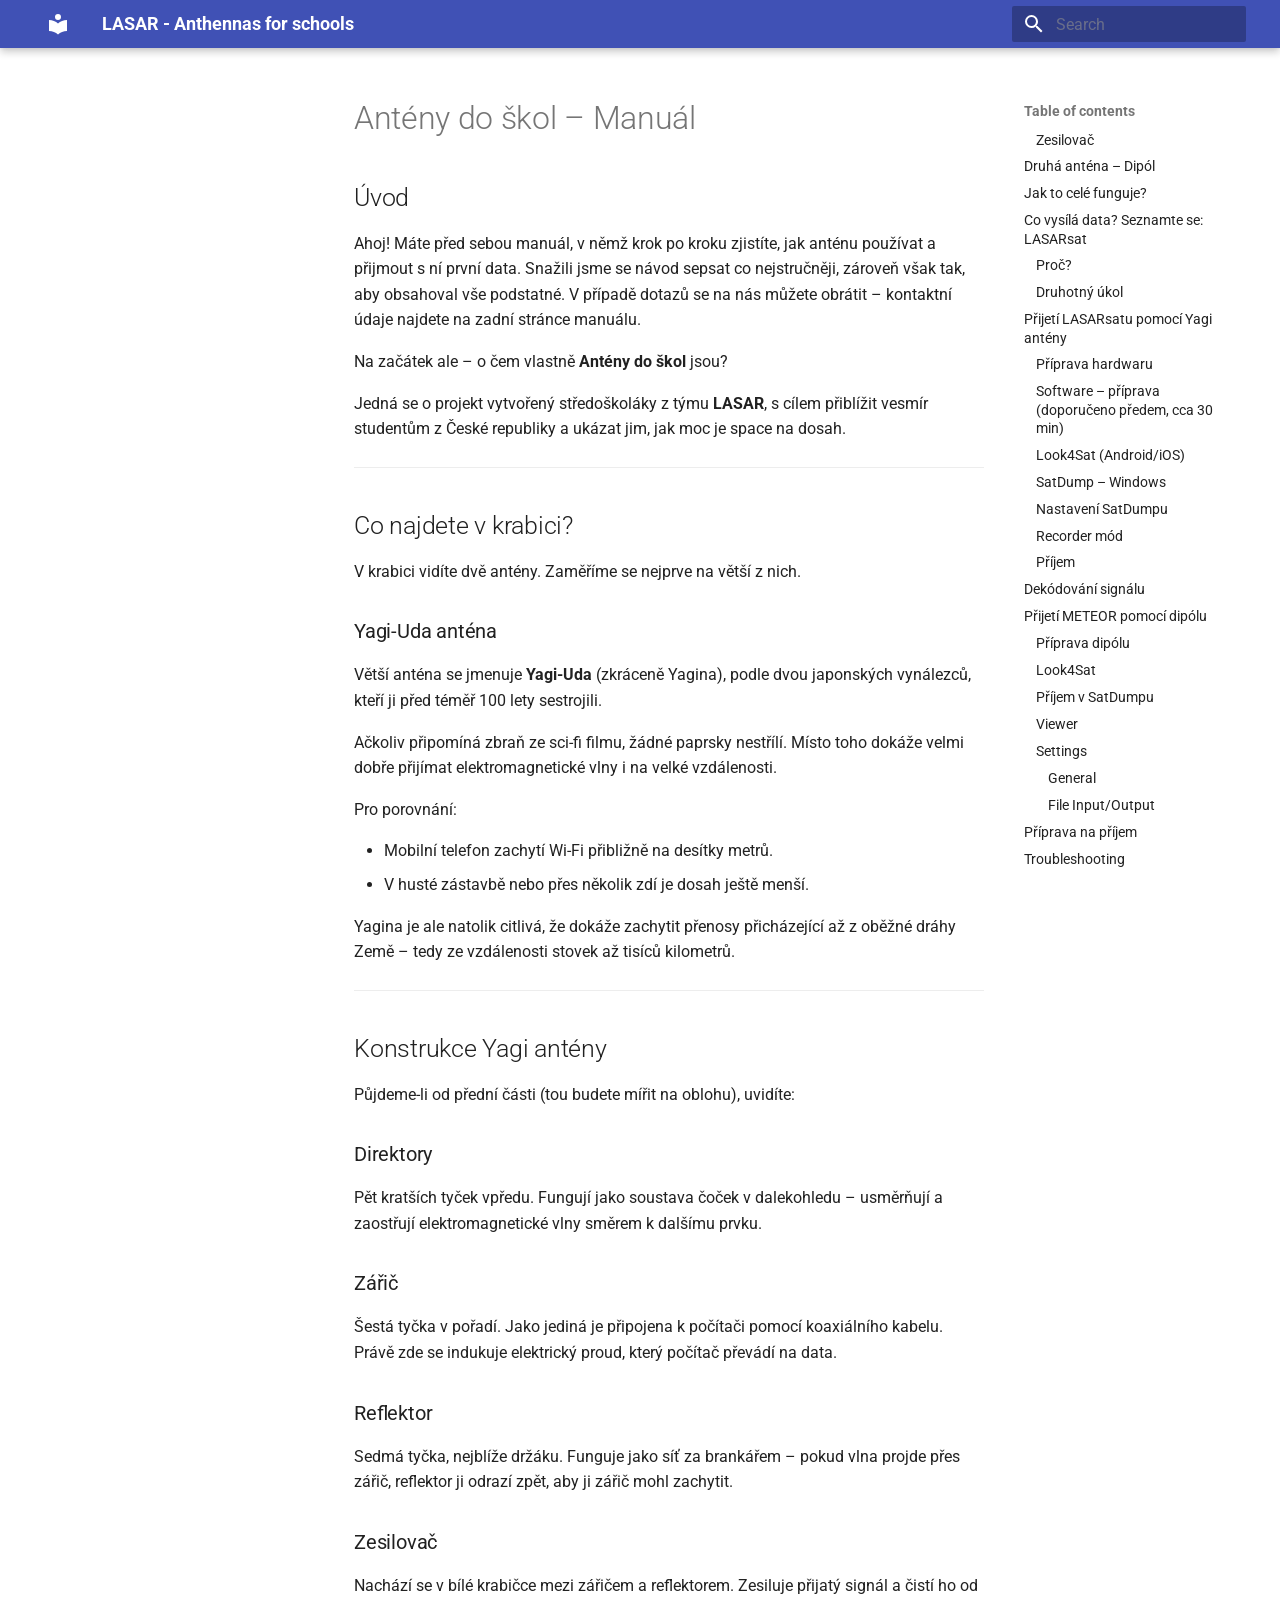
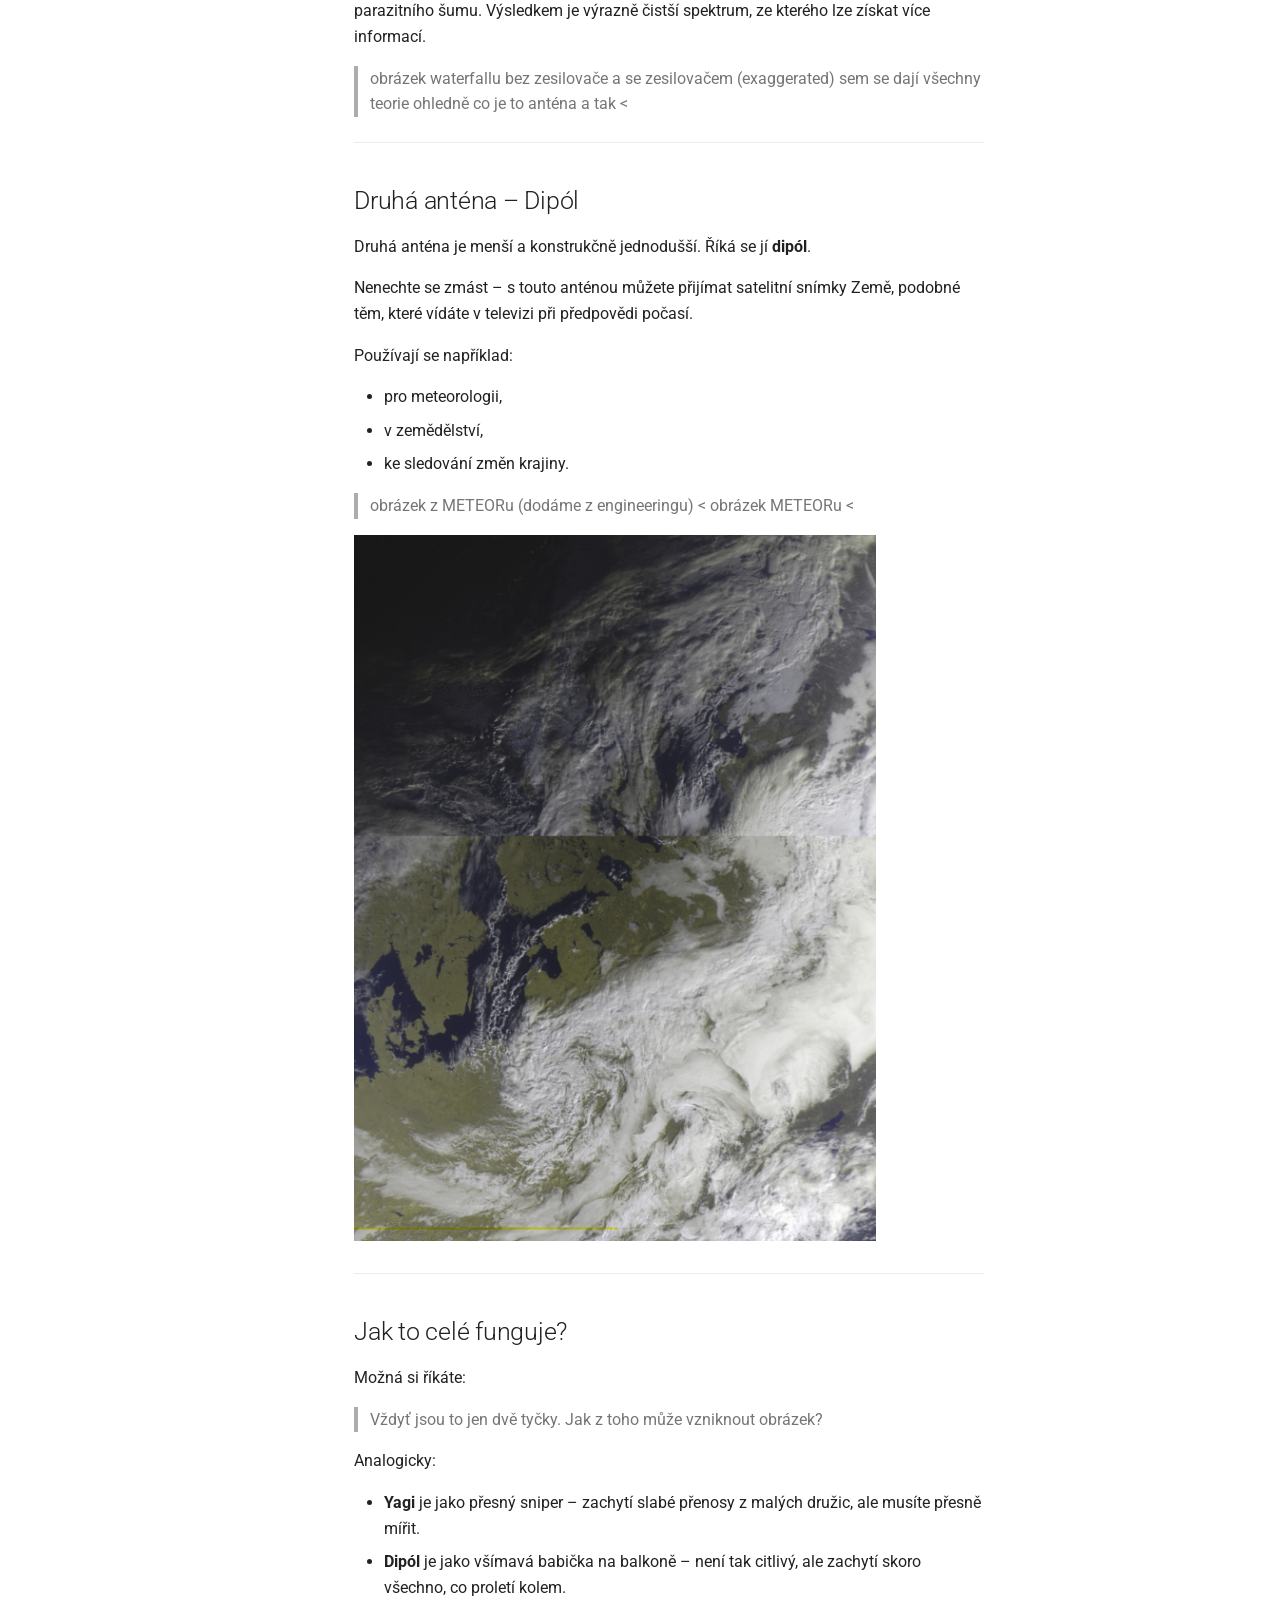
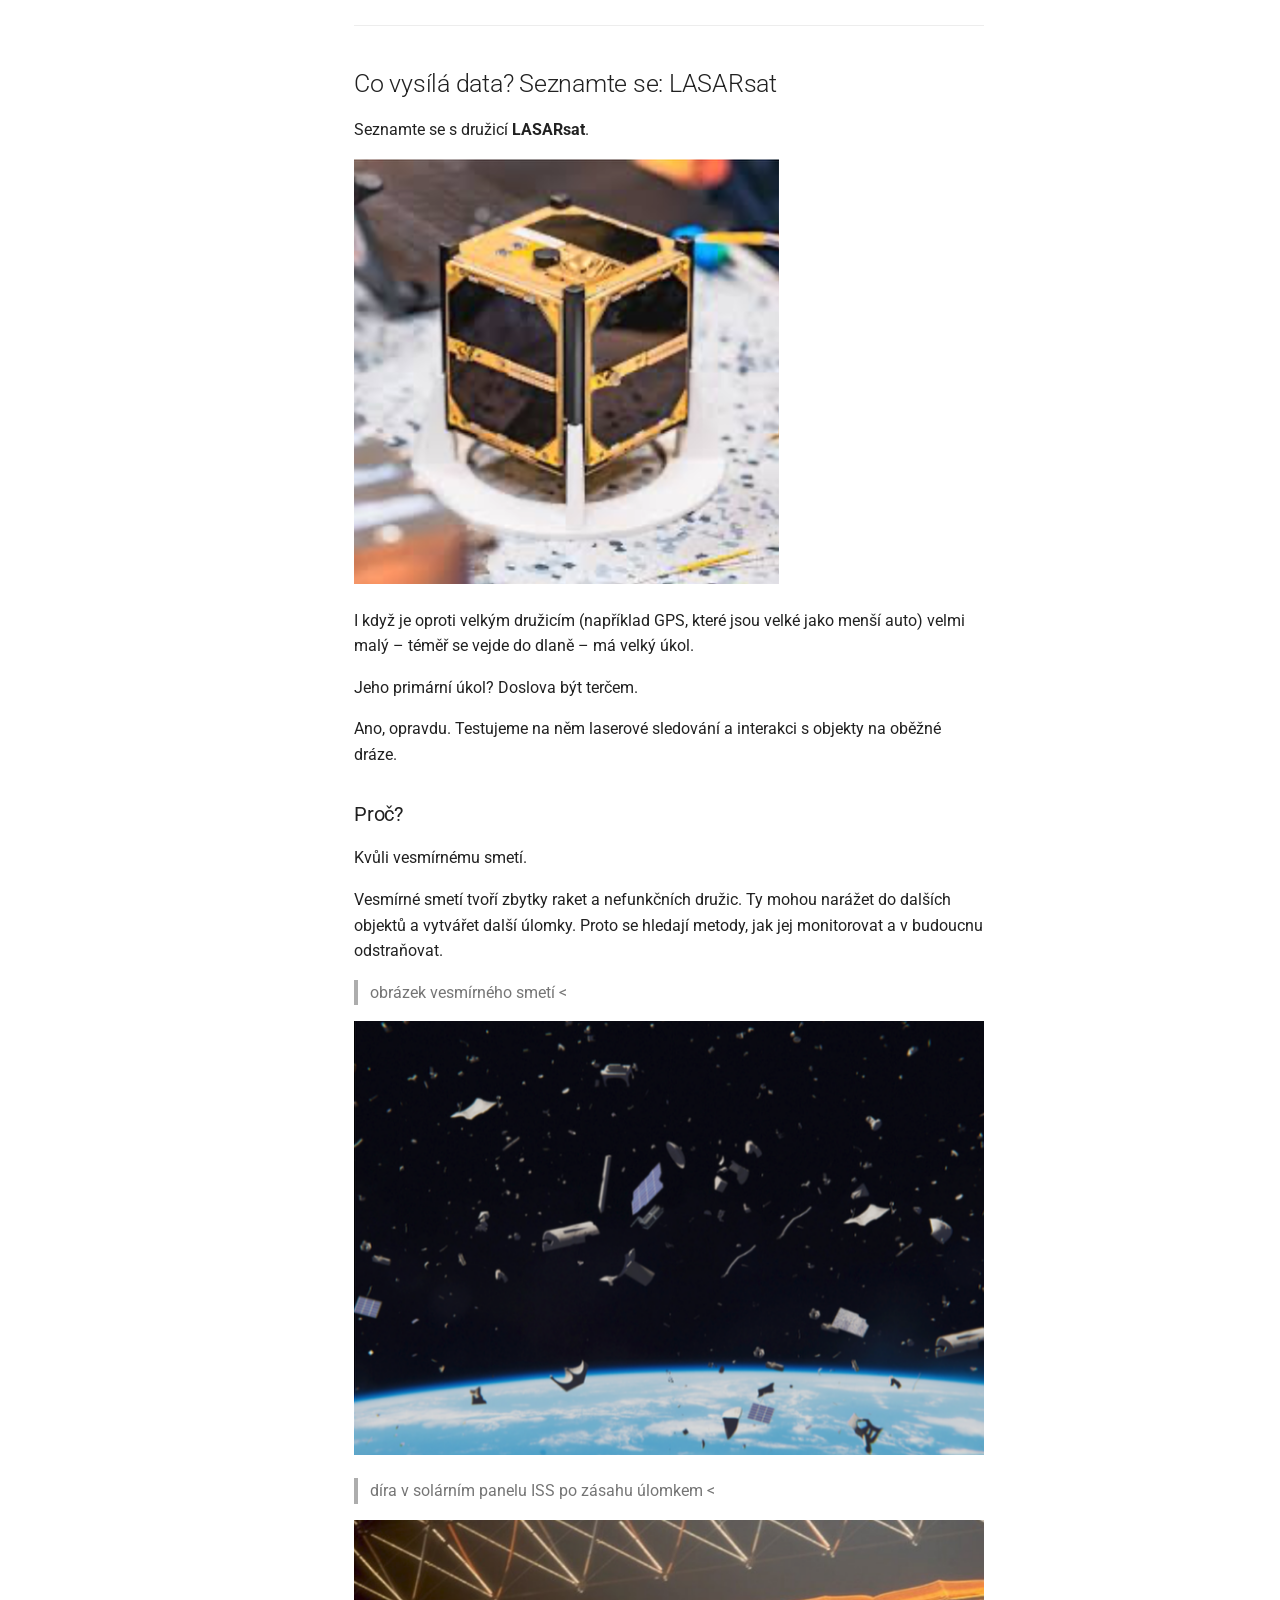
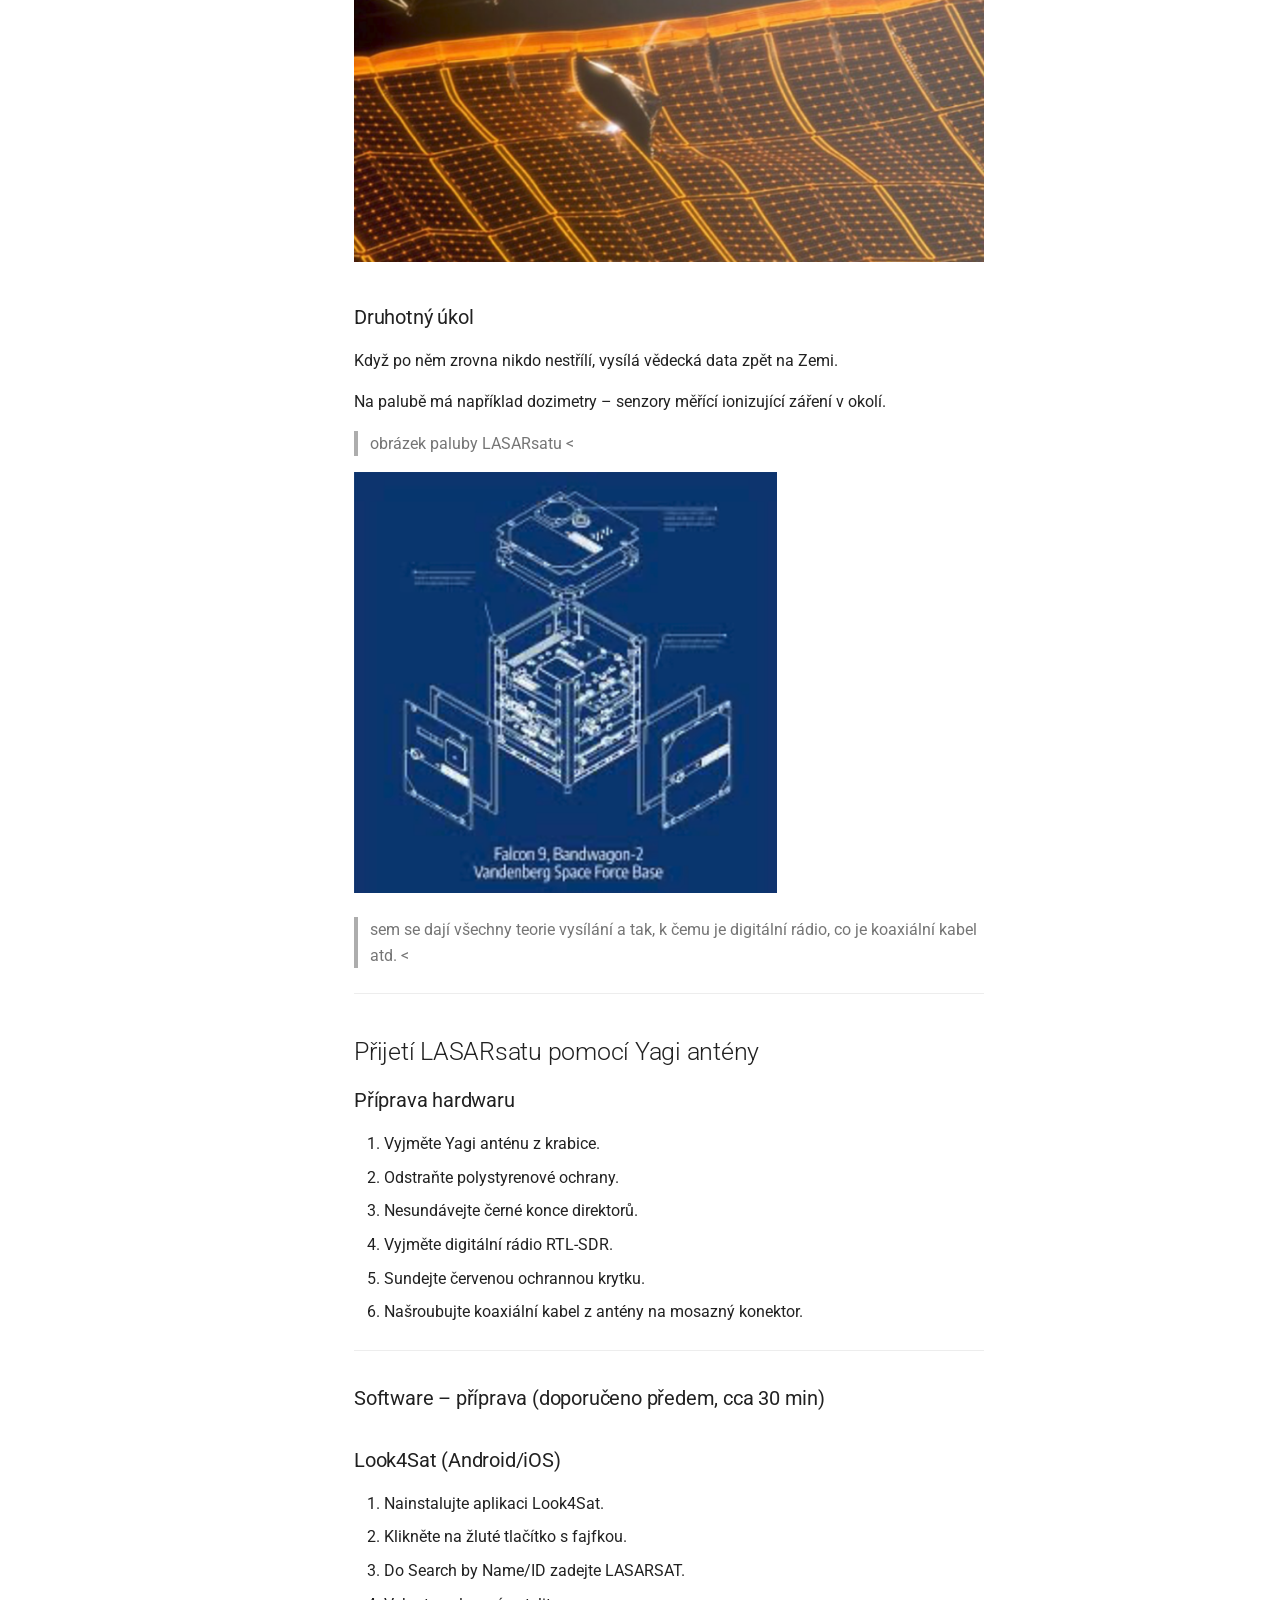
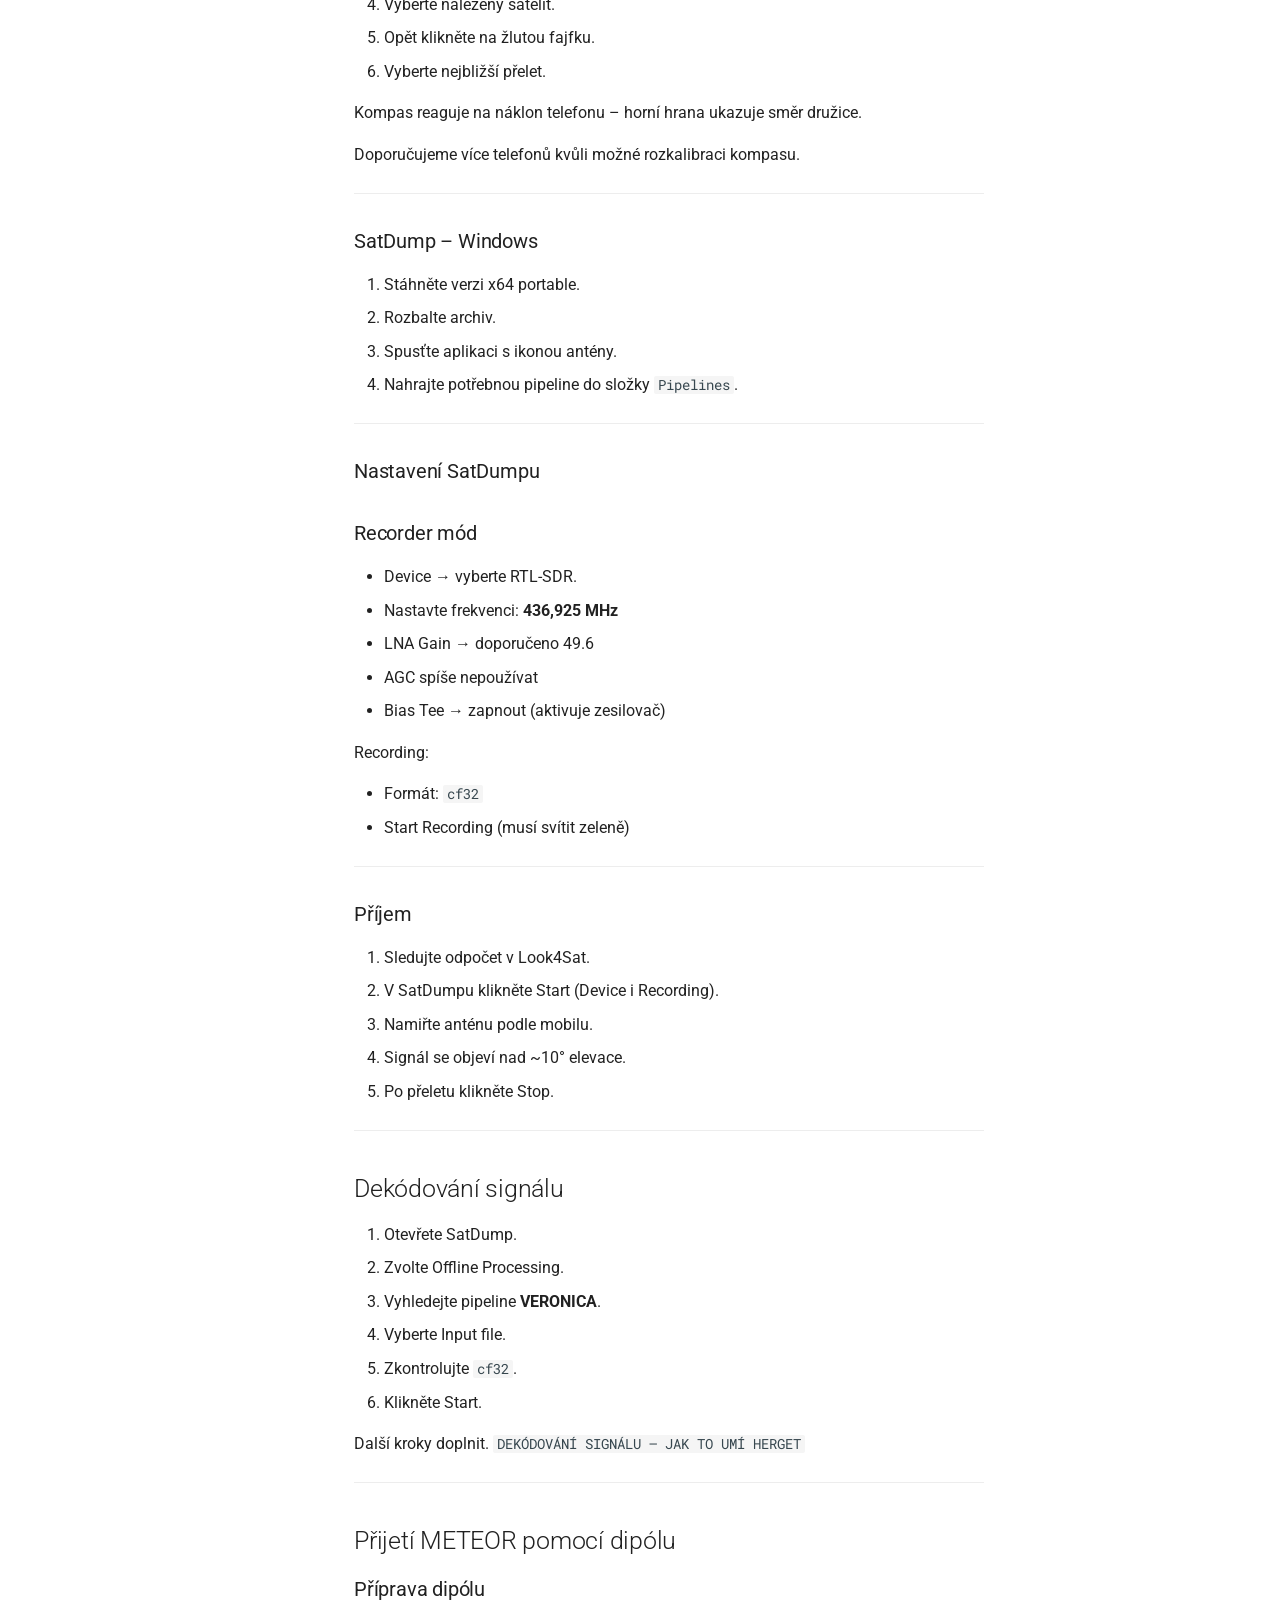
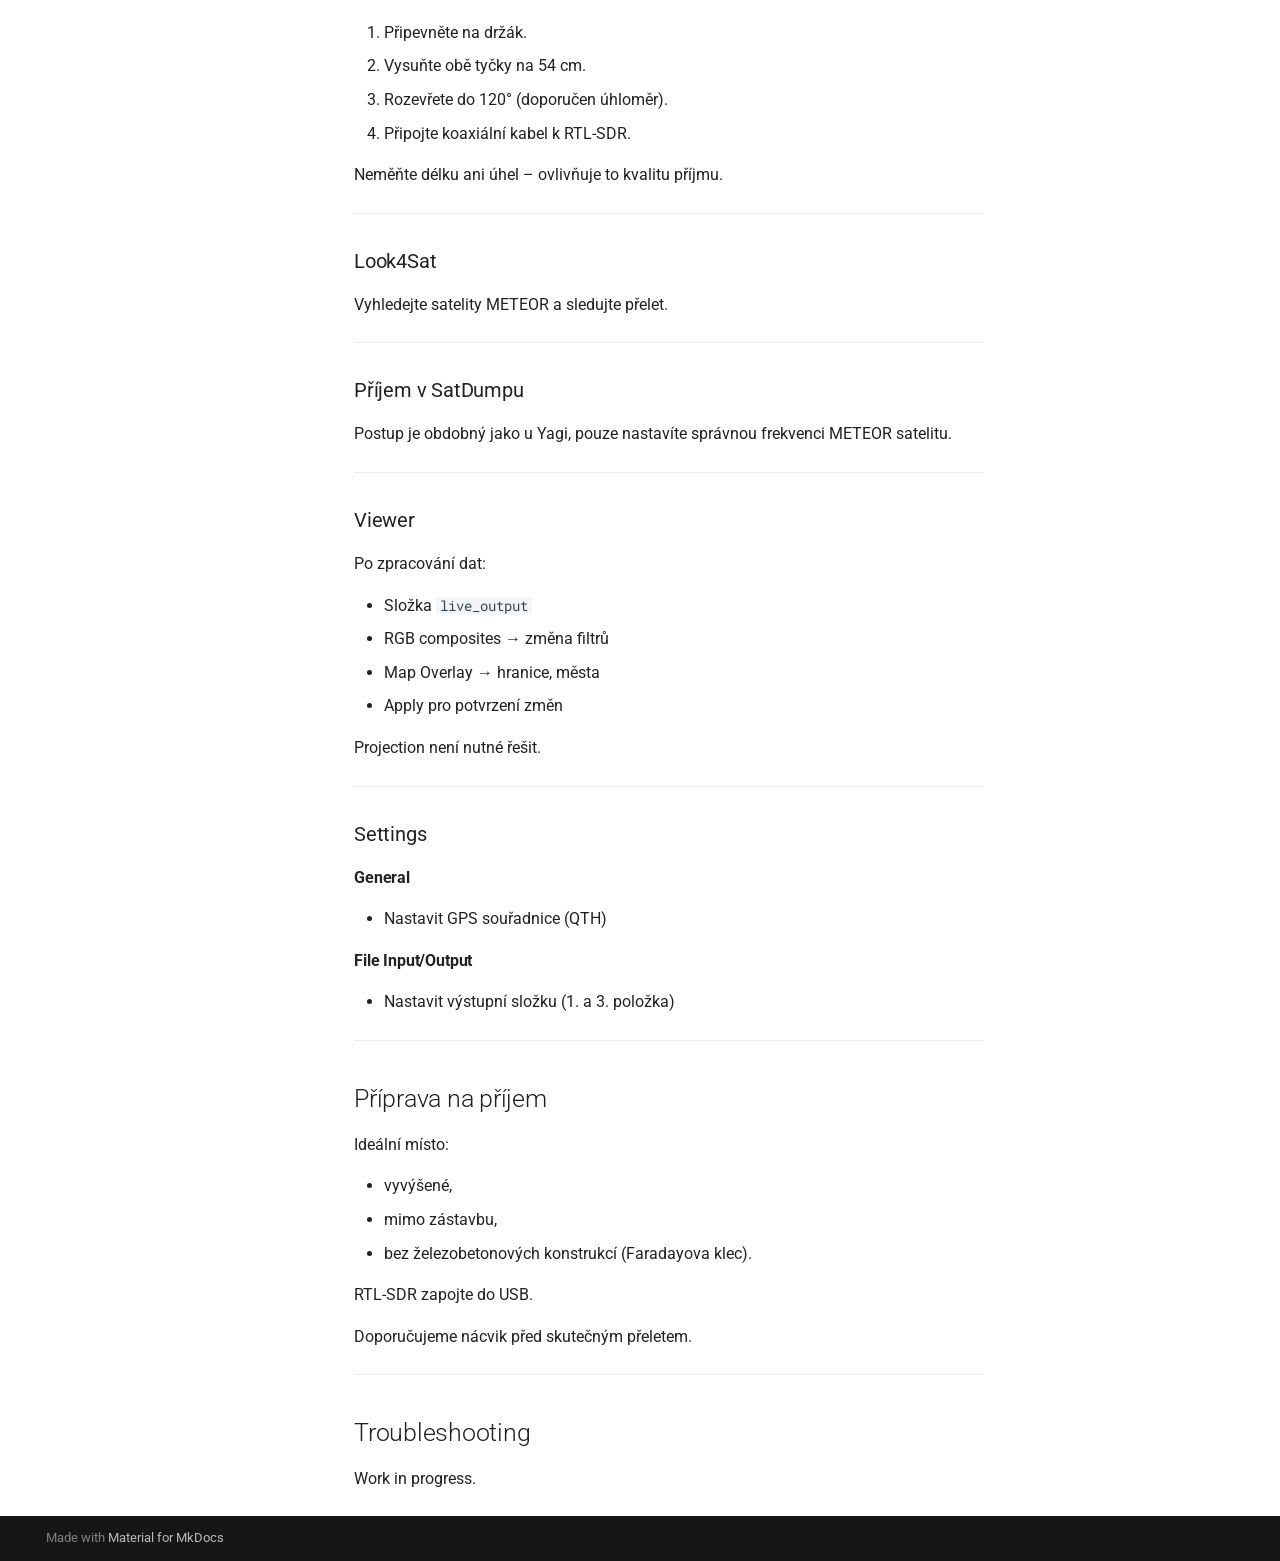
<file: index.html>
<!doctype html>
<html lang="en" class="no-js">
  <head>
    
      <meta charset="utf-8">
      <meta name="viewport" content="width=device-width,initial-scale=1">
      
      
      
        <link rel="canonical" href="https://lasar-dospace.github.io/">
      
      
      
      
        
      
      
      <link rel="icon" href="assets/images/favicon.png">
      <meta name="generator" content="mkdocs-1.6.1, mkdocs-material-9.7.1">
    
    
      
        <title>LASAR - Anthennas for schools</title>
      
    
    
      <link rel="stylesheet" href="assets/stylesheets/main.484c7ddc.min.css">
      
      


    
    
      
    
    
      
        
        
        <link rel="preconnect" href="https://fonts.gstatic.com" crossorigin>
        <link rel="stylesheet" href="https://fonts.googleapis.com/css?family=Roboto:300,300i,400,400i,700,700i%7CRoboto+Mono:400,400i,700,700i&display=fallback">
        <style>:root{--md-text-font:"Roboto";--md-code-font:"Roboto Mono"}</style>
      
    
    
      <link rel="stylesheet" href="stylesheets/extra.css">
    
    <script>__md_scope=new URL(".",location),__md_hash=e=>[...e].reduce(((e,_)=>(e<<5)-e+_.charCodeAt(0)),0),__md_get=(e,_=localStorage,t=__md_scope)=>JSON.parse(_.getItem(t.pathname+"."+e)),__md_set=(e,_,t=localStorage,a=__md_scope)=>{try{t.setItem(a.pathname+"."+e,JSON.stringify(_))}catch(e){}}</script>
    
      

    
    
  </head>
  
  
    <body dir="ltr">
  
    
    <input class="md-toggle" data-md-toggle="drawer" type="checkbox" id="__drawer" autocomplete="off">
    <input class="md-toggle" data-md-toggle="search" type="checkbox" id="__search" autocomplete="off">
    <label class="md-overlay" for="__drawer"></label>
    <div data-md-component="skip">
      
        
        <a href="#anteny-do-skol-manual" class="md-skip">
          Skip to content
        </a>
      
    </div>
    <div data-md-component="announce">
      
    </div>
    
    
      

  

<header class="md-header md-header--shadow" data-md-component="header">
  <nav class="md-header__inner md-grid" aria-label="Header">
    <a href="." title="LASAR - Anthennas for schools" class="md-header__button md-logo" aria-label="LASAR - Anthennas for schools" data-md-component="logo">
      
  
  <svg xmlns="http://www.w3.org/2000/svg" viewBox="0 0 24 24"><path d="M12 8a3 3 0 0 0 3-3 3 3 0 0 0-3-3 3 3 0 0 0-3 3 3 3 0 0 0 3 3m0 3.54C9.64 9.35 6.5 8 3 8v11c3.5 0 6.64 1.35 9 3.54 2.36-2.19 5.5-3.54 9-3.54V8c-3.5 0-6.64 1.35-9 3.54"/></svg>

    </a>
    <label class="md-header__button md-icon" for="__drawer">
      
      <svg xmlns="http://www.w3.org/2000/svg" viewBox="0 0 24 24"><path d="M3 6h18v2H3zm0 5h18v2H3zm0 5h18v2H3z"/></svg>
    </label>
    <div class="md-header__title" data-md-component="header-title">
      <div class="md-header__ellipsis">
        <div class="md-header__topic">
          <span class="md-ellipsis">
            LASAR - Anthennas for schools
          </span>
        </div>
        <div class="md-header__topic" data-md-component="header-topic">
          <span class="md-ellipsis">
            
              Home
            
          </span>
        </div>
      </div>
    </div>
    
    
      <script>var palette=__md_get("__palette");if(palette&&palette.color){if("(prefers-color-scheme)"===palette.color.media){var media=matchMedia("(prefers-color-scheme: light)"),input=document.querySelector(media.matches?"[data-md-color-media='(prefers-color-scheme: light)']":"[data-md-color-media='(prefers-color-scheme: dark)']");palette.color.media=input.getAttribute("data-md-color-media"),palette.color.scheme=input.getAttribute("data-md-color-scheme"),palette.color.primary=input.getAttribute("data-md-color-primary"),palette.color.accent=input.getAttribute("data-md-color-accent")}for(var[key,value]of Object.entries(palette.color))document.body.setAttribute("data-md-color-"+key,value)}</script>
    
    
    
      
      
        <label class="md-header__button md-icon" for="__search">
          
          <svg xmlns="http://www.w3.org/2000/svg" viewBox="0 0 24 24"><path d="M9.5 3A6.5 6.5 0 0 1 16 9.5c0 1.61-.59 3.09-1.56 4.23l.27.27h.79l5 5-1.5 1.5-5-5v-.79l-.27-.27A6.52 6.52 0 0 1 9.5 16 6.5 6.5 0 0 1 3 9.5 6.5 6.5 0 0 1 9.5 3m0 2C7 5 5 7 5 9.5S7 14 9.5 14 14 12 14 9.5 12 5 9.5 5"/></svg>
        </label>
        <div class="md-search" data-md-component="search" role="dialog">
  <label class="md-search__overlay" for="__search"></label>
  <div class="md-search__inner" role="search">
    <form class="md-search__form" name="search">
      <input type="text" class="md-search__input" name="query" aria-label="Search" placeholder="Search" autocapitalize="off" autocorrect="off" autocomplete="off" spellcheck="false" data-md-component="search-query" required>
      <label class="md-search__icon md-icon" for="__search">
        
        <svg xmlns="http://www.w3.org/2000/svg" viewBox="0 0 24 24"><path d="M9.5 3A6.5 6.5 0 0 1 16 9.5c0 1.61-.59 3.09-1.56 4.23l.27.27h.79l5 5-1.5 1.5-5-5v-.79l-.27-.27A6.52 6.52 0 0 1 9.5 16 6.5 6.5 0 0 1 3 9.5 6.5 6.5 0 0 1 9.5 3m0 2C7 5 5 7 5 9.5S7 14 9.5 14 14 12 14 9.5 12 5 9.5 5"/></svg>
        
        <svg xmlns="http://www.w3.org/2000/svg" viewBox="0 0 24 24"><path d="M20 11v2H8l5.5 5.5-1.42 1.42L4.16 12l7.92-7.92L13.5 5.5 8 11z"/></svg>
      </label>
      <nav class="md-search__options" aria-label="Search">
        
        <button type="reset" class="md-search__icon md-icon" title="Clear" aria-label="Clear" tabindex="-1">
          
          <svg xmlns="http://www.w3.org/2000/svg" viewBox="0 0 24 24"><path d="M19 6.41 17.59 5 12 10.59 6.41 5 5 6.41 10.59 12 5 17.59 6.41 19 12 13.41 17.59 19 19 17.59 13.41 12z"/></svg>
        </button>
      </nav>
      
    </form>
    <div class="md-search__output">
      <div class="md-search__scrollwrap" tabindex="0" data-md-scrollfix>
        <div class="md-search-result" data-md-component="search-result">
          <div class="md-search-result__meta">
            Initializing search
          </div>
          <ol class="md-search-result__list" role="presentation"></ol>
        </div>
      </div>
    </div>
  </div>
</div>
      
    
    
  </nav>
  
</header>
    
    <div class="md-container" data-md-component="container">
      
      
        
          
        
      
      <main class="md-main" data-md-component="main">
        <div class="md-main__inner md-grid">
          
            
              
              <div class="md-sidebar md-sidebar--primary" data-md-component="sidebar" data-md-type="navigation" >
                <div class="md-sidebar__scrollwrap">
                  <div class="md-sidebar__inner">
                    



<nav class="md-nav md-nav--primary" aria-label="Navigation" data-md-level="0">
  <label class="md-nav__title" for="__drawer">
    <a href="." title="LASAR - Anthennas for schools" class="md-nav__button md-logo" aria-label="LASAR - Anthennas for schools" data-md-component="logo">
      
  
  <svg xmlns="http://www.w3.org/2000/svg" viewBox="0 0 24 24"><path d="M12 8a3 3 0 0 0 3-3 3 3 0 0 0-3-3 3 3 0 0 0-3 3 3 3 0 0 0 3 3m0 3.54C9.64 9.35 6.5 8 3 8v11c3.5 0 6.64 1.35 9 3.54 2.36-2.19 5.5-3.54 9-3.54V8c-3.5 0-6.64 1.35-9 3.54"/></svg>

    </a>
    LASAR - Anthennas for schools
  </label>
  
  <ul class="md-nav__list" data-md-scrollfix>
    
      
      
  
  
    
  
  
  
    <li class="md-nav__item md-nav__item--active">
      
      <input class="md-nav__toggle md-toggle" type="checkbox" id="__toc">
      
      
        
      
      
        <label class="md-nav__link md-nav__link--active" for="__toc">
          
  
  
  <span class="md-ellipsis">
    
  
    Home
  

    
  </span>
  
  

          <span class="md-nav__icon md-icon"></span>
        </label>
      
      <a href="." class="md-nav__link md-nav__link--active">
        
  
  
  <span class="md-ellipsis">
    
  
    Home
  

    
  </span>
  
  

      </a>
      
        

<nav class="md-nav md-nav--secondary" aria-label="Table of contents">
  
  
  
    
  
  
    <label class="md-nav__title" for="__toc">
      <span class="md-nav__icon md-icon"></span>
      Table of contents
    </label>
    <ul class="md-nav__list" data-md-component="toc" data-md-scrollfix>
      
        <li class="md-nav__item">
  <a href="#uvod" class="md-nav__link">
    <span class="md-ellipsis">
      
        Úvod
      
    </span>
  </a>
  
</li>
      
        <li class="md-nav__item">
  <a href="#co-najdete-v-krabici" class="md-nav__link">
    <span class="md-ellipsis">
      
        Co najdete v krabici?
      
    </span>
  </a>
  
    <nav class="md-nav" aria-label="Co najdete v krabici?">
      <ul class="md-nav__list">
        
          <li class="md-nav__item">
  <a href="#yagi-uda-antena" class="md-nav__link">
    <span class="md-ellipsis">
      
        Yagi-Uda anténa
      
    </span>
  </a>
  
</li>
        
      </ul>
    </nav>
  
</li>
      
        <li class="md-nav__item">
  <a href="#konstrukce-yagi-anteny" class="md-nav__link">
    <span class="md-ellipsis">
      
        Konstrukce Yagi antény
      
    </span>
  </a>
  
    <nav class="md-nav" aria-label="Konstrukce Yagi antény">
      <ul class="md-nav__list">
        
          <li class="md-nav__item">
  <a href="#direktory" class="md-nav__link">
    <span class="md-ellipsis">
      
        Direktory
      
    </span>
  </a>
  
</li>
        
          <li class="md-nav__item">
  <a href="#zaric" class="md-nav__link">
    <span class="md-ellipsis">
      
        Zářič
      
    </span>
  </a>
  
</li>
        
          <li class="md-nav__item">
  <a href="#reflektor" class="md-nav__link">
    <span class="md-ellipsis">
      
        Reflektor
      
    </span>
  </a>
  
</li>
        
          <li class="md-nav__item">
  <a href="#zesilovac" class="md-nav__link">
    <span class="md-ellipsis">
      
        Zesilovač
      
    </span>
  </a>
  
</li>
        
      </ul>
    </nav>
  
</li>
      
        <li class="md-nav__item">
  <a href="#druha-antena-dipol" class="md-nav__link">
    <span class="md-ellipsis">
      
        Druhá anténa – Dipól
      
    </span>
  </a>
  
</li>
      
        <li class="md-nav__item">
  <a href="#jak-to-cele-funguje" class="md-nav__link">
    <span class="md-ellipsis">
      
        Jak to celé funguje?
      
    </span>
  </a>
  
</li>
      
        <li class="md-nav__item">
  <a href="#co-vysila-data-seznamte-se-lasarsat" class="md-nav__link">
    <span class="md-ellipsis">
      
        Co vysílá data? Seznamte se: LASARsat
      
    </span>
  </a>
  
    <nav class="md-nav" aria-label="Co vysílá data? Seznamte se: LASARsat">
      <ul class="md-nav__list">
        
          <li class="md-nav__item">
  <a href="#proc" class="md-nav__link">
    <span class="md-ellipsis">
      
        Proč?
      
    </span>
  </a>
  
</li>
        
          <li class="md-nav__item">
  <a href="#druhotny-ukol" class="md-nav__link">
    <span class="md-ellipsis">
      
        Druhotný úkol
      
    </span>
  </a>
  
</li>
        
      </ul>
    </nav>
  
</li>
      
        <li class="md-nav__item">
  <a href="#prijeti-lasarsatu-pomoci-yagi-anteny" class="md-nav__link">
    <span class="md-ellipsis">
      
        Přijetí LASARsatu pomocí Yagi antény
      
    </span>
  </a>
  
    <nav class="md-nav" aria-label="Přijetí LASARsatu pomocí Yagi antény">
      <ul class="md-nav__list">
        
          <li class="md-nav__item">
  <a href="#priprava-hardwaru" class="md-nav__link">
    <span class="md-ellipsis">
      
        Příprava hardwaru
      
    </span>
  </a>
  
</li>
        
          <li class="md-nav__item">
  <a href="#software-priprava-doporuceno-predem-cca-30-min" class="md-nav__link">
    <span class="md-ellipsis">
      
        Software – příprava (doporučeno předem, cca 30 min)
      
    </span>
  </a>
  
</li>
        
          <li class="md-nav__item">
  <a href="#look4sat-androidios" class="md-nav__link">
    <span class="md-ellipsis">
      
        Look4Sat (Android/iOS)
      
    </span>
  </a>
  
</li>
        
          <li class="md-nav__item">
  <a href="#satdump-windows" class="md-nav__link">
    <span class="md-ellipsis">
      
        SatDump – Windows
      
    </span>
  </a>
  
</li>
        
          <li class="md-nav__item">
  <a href="#nastaveni-satdumpu" class="md-nav__link">
    <span class="md-ellipsis">
      
        Nastavení SatDumpu
      
    </span>
  </a>
  
</li>
        
          <li class="md-nav__item">
  <a href="#recorder-mod" class="md-nav__link">
    <span class="md-ellipsis">
      
        Recorder mód
      
    </span>
  </a>
  
</li>
        
          <li class="md-nav__item">
  <a href="#prijem" class="md-nav__link">
    <span class="md-ellipsis">
      
        Příjem
      
    </span>
  </a>
  
</li>
        
      </ul>
    </nav>
  
</li>
      
        <li class="md-nav__item">
  <a href="#dekodovani-signalu" class="md-nav__link">
    <span class="md-ellipsis">
      
        Dekódování signálu
      
    </span>
  </a>
  
</li>
      
        <li class="md-nav__item">
  <a href="#prijeti-meteor-pomoci-dipolu" class="md-nav__link">
    <span class="md-ellipsis">
      
        Přijetí METEOR pomocí dipólu
      
    </span>
  </a>
  
    <nav class="md-nav" aria-label="Přijetí METEOR pomocí dipólu">
      <ul class="md-nav__list">
        
          <li class="md-nav__item">
  <a href="#priprava-dipolu" class="md-nav__link">
    <span class="md-ellipsis">
      
        Příprava dipólu
      
    </span>
  </a>
  
</li>
        
          <li class="md-nav__item">
  <a href="#look4sat" class="md-nav__link">
    <span class="md-ellipsis">
      
        Look4Sat
      
    </span>
  </a>
  
</li>
        
          <li class="md-nav__item">
  <a href="#prijem-v-satdumpu" class="md-nav__link">
    <span class="md-ellipsis">
      
        Příjem v SatDumpu
      
    </span>
  </a>
  
</li>
        
          <li class="md-nav__item">
  <a href="#viewer" class="md-nav__link">
    <span class="md-ellipsis">
      
        Viewer
      
    </span>
  </a>
  
</li>
        
          <li class="md-nav__item">
  <a href="#settings" class="md-nav__link">
    <span class="md-ellipsis">
      
        Settings
      
    </span>
  </a>
  
    <nav class="md-nav" aria-label="Settings">
      <ul class="md-nav__list">
        
          <li class="md-nav__item">
  <a href="#general" class="md-nav__link">
    <span class="md-ellipsis">
      
        General
      
    </span>
  </a>
  
</li>
        
          <li class="md-nav__item">
  <a href="#file-inputoutput" class="md-nav__link">
    <span class="md-ellipsis">
      
        File Input/Output
      
    </span>
  </a>
  
</li>
        
      </ul>
    </nav>
  
</li>
        
      </ul>
    </nav>
  
</li>
      
        <li class="md-nav__item">
  <a href="#priprava-na-prijem" class="md-nav__link">
    <span class="md-ellipsis">
      
        Příprava na příjem
      
    </span>
  </a>
  
</li>
      
        <li class="md-nav__item">
  <a href="#troubleshooting" class="md-nav__link">
    <span class="md-ellipsis">
      
        Troubleshooting
      
    </span>
  </a>
  
</li>
      
    </ul>
  
</nav>
      
    </li>
  

    
  </ul>
</nav>
                  </div>
                </div>
              </div>
            
            
              
              <div class="md-sidebar md-sidebar--secondary" data-md-component="sidebar" data-md-type="toc" >
                <div class="md-sidebar__scrollwrap">
                  <div class="md-sidebar__inner">
                    

<nav class="md-nav md-nav--secondary" aria-label="Table of contents">
  
  
  
    
  
  
    <label class="md-nav__title" for="__toc">
      <span class="md-nav__icon md-icon"></span>
      Table of contents
    </label>
    <ul class="md-nav__list" data-md-component="toc" data-md-scrollfix>
      
        <li class="md-nav__item">
  <a href="#uvod" class="md-nav__link">
    <span class="md-ellipsis">
      
        Úvod
      
    </span>
  </a>
  
</li>
      
        <li class="md-nav__item">
  <a href="#co-najdete-v-krabici" class="md-nav__link">
    <span class="md-ellipsis">
      
        Co najdete v krabici?
      
    </span>
  </a>
  
    <nav class="md-nav" aria-label="Co najdete v krabici?">
      <ul class="md-nav__list">
        
          <li class="md-nav__item">
  <a href="#yagi-uda-antena" class="md-nav__link">
    <span class="md-ellipsis">
      
        Yagi-Uda anténa
      
    </span>
  </a>
  
</li>
        
      </ul>
    </nav>
  
</li>
      
        <li class="md-nav__item">
  <a href="#konstrukce-yagi-anteny" class="md-nav__link">
    <span class="md-ellipsis">
      
        Konstrukce Yagi antény
      
    </span>
  </a>
  
    <nav class="md-nav" aria-label="Konstrukce Yagi antény">
      <ul class="md-nav__list">
        
          <li class="md-nav__item">
  <a href="#direktory" class="md-nav__link">
    <span class="md-ellipsis">
      
        Direktory
      
    </span>
  </a>
  
</li>
        
          <li class="md-nav__item">
  <a href="#zaric" class="md-nav__link">
    <span class="md-ellipsis">
      
        Zářič
      
    </span>
  </a>
  
</li>
        
          <li class="md-nav__item">
  <a href="#reflektor" class="md-nav__link">
    <span class="md-ellipsis">
      
        Reflektor
      
    </span>
  </a>
  
</li>
        
          <li class="md-nav__item">
  <a href="#zesilovac" class="md-nav__link">
    <span class="md-ellipsis">
      
        Zesilovač
      
    </span>
  </a>
  
</li>
        
      </ul>
    </nav>
  
</li>
      
        <li class="md-nav__item">
  <a href="#druha-antena-dipol" class="md-nav__link">
    <span class="md-ellipsis">
      
        Druhá anténa – Dipól
      
    </span>
  </a>
  
</li>
      
        <li class="md-nav__item">
  <a href="#jak-to-cele-funguje" class="md-nav__link">
    <span class="md-ellipsis">
      
        Jak to celé funguje?
      
    </span>
  </a>
  
</li>
      
        <li class="md-nav__item">
  <a href="#co-vysila-data-seznamte-se-lasarsat" class="md-nav__link">
    <span class="md-ellipsis">
      
        Co vysílá data? Seznamte se: LASARsat
      
    </span>
  </a>
  
    <nav class="md-nav" aria-label="Co vysílá data? Seznamte se: LASARsat">
      <ul class="md-nav__list">
        
          <li class="md-nav__item">
  <a href="#proc" class="md-nav__link">
    <span class="md-ellipsis">
      
        Proč?
      
    </span>
  </a>
  
</li>
        
          <li class="md-nav__item">
  <a href="#druhotny-ukol" class="md-nav__link">
    <span class="md-ellipsis">
      
        Druhotný úkol
      
    </span>
  </a>
  
</li>
        
      </ul>
    </nav>
  
</li>
      
        <li class="md-nav__item">
  <a href="#prijeti-lasarsatu-pomoci-yagi-anteny" class="md-nav__link">
    <span class="md-ellipsis">
      
        Přijetí LASARsatu pomocí Yagi antény
      
    </span>
  </a>
  
    <nav class="md-nav" aria-label="Přijetí LASARsatu pomocí Yagi antény">
      <ul class="md-nav__list">
        
          <li class="md-nav__item">
  <a href="#priprava-hardwaru" class="md-nav__link">
    <span class="md-ellipsis">
      
        Příprava hardwaru
      
    </span>
  </a>
  
</li>
        
          <li class="md-nav__item">
  <a href="#software-priprava-doporuceno-predem-cca-30-min" class="md-nav__link">
    <span class="md-ellipsis">
      
        Software – příprava (doporučeno předem, cca 30 min)
      
    </span>
  </a>
  
</li>
        
          <li class="md-nav__item">
  <a href="#look4sat-androidios" class="md-nav__link">
    <span class="md-ellipsis">
      
        Look4Sat (Android/iOS)
      
    </span>
  </a>
  
</li>
        
          <li class="md-nav__item">
  <a href="#satdump-windows" class="md-nav__link">
    <span class="md-ellipsis">
      
        SatDump – Windows
      
    </span>
  </a>
  
</li>
        
          <li class="md-nav__item">
  <a href="#nastaveni-satdumpu" class="md-nav__link">
    <span class="md-ellipsis">
      
        Nastavení SatDumpu
      
    </span>
  </a>
  
</li>
        
          <li class="md-nav__item">
  <a href="#recorder-mod" class="md-nav__link">
    <span class="md-ellipsis">
      
        Recorder mód
      
    </span>
  </a>
  
</li>
        
          <li class="md-nav__item">
  <a href="#prijem" class="md-nav__link">
    <span class="md-ellipsis">
      
        Příjem
      
    </span>
  </a>
  
</li>
        
      </ul>
    </nav>
  
</li>
      
        <li class="md-nav__item">
  <a href="#dekodovani-signalu" class="md-nav__link">
    <span class="md-ellipsis">
      
        Dekódování signálu
      
    </span>
  </a>
  
</li>
      
        <li class="md-nav__item">
  <a href="#prijeti-meteor-pomoci-dipolu" class="md-nav__link">
    <span class="md-ellipsis">
      
        Přijetí METEOR pomocí dipólu
      
    </span>
  </a>
  
    <nav class="md-nav" aria-label="Přijetí METEOR pomocí dipólu">
      <ul class="md-nav__list">
        
          <li class="md-nav__item">
  <a href="#priprava-dipolu" class="md-nav__link">
    <span class="md-ellipsis">
      
        Příprava dipólu
      
    </span>
  </a>
  
</li>
        
          <li class="md-nav__item">
  <a href="#look4sat" class="md-nav__link">
    <span class="md-ellipsis">
      
        Look4Sat
      
    </span>
  </a>
  
</li>
        
          <li class="md-nav__item">
  <a href="#prijem-v-satdumpu" class="md-nav__link">
    <span class="md-ellipsis">
      
        Příjem v SatDumpu
      
    </span>
  </a>
  
</li>
        
          <li class="md-nav__item">
  <a href="#viewer" class="md-nav__link">
    <span class="md-ellipsis">
      
        Viewer
      
    </span>
  </a>
  
</li>
        
          <li class="md-nav__item">
  <a href="#settings" class="md-nav__link">
    <span class="md-ellipsis">
      
        Settings
      
    </span>
  </a>
  
    <nav class="md-nav" aria-label="Settings">
      <ul class="md-nav__list">
        
          <li class="md-nav__item">
  <a href="#general" class="md-nav__link">
    <span class="md-ellipsis">
      
        General
      
    </span>
  </a>
  
</li>
        
          <li class="md-nav__item">
  <a href="#file-inputoutput" class="md-nav__link">
    <span class="md-ellipsis">
      
        File Input/Output
      
    </span>
  </a>
  
</li>
        
      </ul>
    </nav>
  
</li>
        
      </ul>
    </nav>
  
</li>
      
        <li class="md-nav__item">
  <a href="#priprava-na-prijem" class="md-nav__link">
    <span class="md-ellipsis">
      
        Příprava na příjem
      
    </span>
  </a>
  
</li>
      
        <li class="md-nav__item">
  <a href="#troubleshooting" class="md-nav__link">
    <span class="md-ellipsis">
      
        Troubleshooting
      
    </span>
  </a>
  
</li>
      
    </ul>
  
</nav>
                  </div>
                </div>
              </div>
            
          
          
            <div class="md-content" data-md-component="content">
              
              <article class="md-content__inner md-typeset">
                
                  



<h1 id="anteny-do-skol-manual">Antény do škol – Manuál</h1>
<h2 id="uvod">Úvod</h2>
<p>Ahoj!
Máte před sebou manuál, v němž krok po kroku zjistíte, jak anténu používat a přijmout s ní první data. Snažili jsme se návod sepsat co nejstručněji, zároveň však tak, aby obsahoval vše podstatné. V případě dotazů se na nás můžete obrátit – kontaktní údaje najdete na zadní stránce manuálu.</p>
<p>Na začátek ale – o čem vlastně <strong>Antény do škol</strong> jsou?</p>
<p>Jedná se o projekt vytvořený středoškoláky z týmu <strong>LASAR</strong>, s cílem přiblížit vesmír studentům z České republiky a ukázat jim, jak moc je space na dosah.</p>
<hr />
<h2 id="co-najdete-v-krabici">Co najdete v krabici?</h2>
<p>V krabici vidíte dvě antény. Zaměříme se nejprve na větší z nich.</p>
<h3 id="yagi-uda-antena">Yagi-Uda anténa</h3>
<p>Větší anténa se jmenuje <strong>Yagi-Uda</strong> (zkráceně Yagina), podle dvou japonských vynálezců, kteří ji před téměř 100 lety sestrojili.</p>
<p>Ačkoliv připomíná zbraň ze sci-fi filmu, žádné paprsky nestřílí. Místo toho dokáže velmi dobře přijímat elektromagnetické vlny i na velké vzdálenosti.</p>
<p>Pro porovnání:</p>
<ul>
<li>Mobilní telefon zachytí Wi-Fi přibližně na desítky metrů.</li>
<li>V husté zástavbě nebo přes několik zdí je dosah ještě menší.</li>
</ul>
<p>Yagina je ale natolik citlivá, že dokáže zachytit přenosy přicházející až z oběžné dráhy Země – tedy ze vzdálenosti stovek až tisíců kilometrů.</p>
<hr />
<h2 id="konstrukce-yagi-anteny">Konstrukce Yagi antény</h2>
<p>Půjdeme-li od přední části (tou budete mířit na oblohu), uvidíte:</p>
<h3 id="direktory">Direktory</h3>
<p>Pět kratších tyček vpředu.
Fungují jako soustava čoček v dalekohledu – usměrňují a zaostřují elektromagnetické vlny směrem k dalšímu prvku.</p>
<h3 id="zaric">Zářič</h3>
<p>Šestá tyčka v pořadí.
Jako jediná je připojena k počítači pomocí koaxiálního kabelu. Právě zde se indukuje elektrický proud, který počítač převádí na data.</p>
<h3 id="reflektor">Reflektor</h3>
<p>Sedmá tyčka, nejblíže držáku.
Funguje jako síť za brankářem – pokud vlna projde přes zářič, reflektor ji odrazí zpět, aby ji zářič mohl zachytit.</p>
<h3 id="zesilovac">Zesilovač</h3>
<p>Nachází se v bílé krabičce mezi zářičem a reflektorem.
Zesiluje přijatý signál a čistí ho od parazitního šumu. Výsledkem je výrazně čistší spektrum, ze kterého lze získat více informací.</p>
<blockquote>
<p>obrázek waterfallu bez zesilovače a se zesilovačem (exaggerated)
sem se dají všechny teorie ohledně co je to anténa a tak &lt;</p>
</blockquote>
<hr />
<h2 id="druha-antena-dipol">Druhá anténa – Dipól</h2>
<p>Druhá anténa je menší a konstrukčně jednodušší. Říká se jí <strong>dipól</strong>.</p>
<p>Nenechte se zmást – s touto anténou můžete přijímat satelitní snímky Země, podobné těm, které vídáte v televizi při předpovědi počasí.</p>
<p>Používají se například:</p>
<ul>
<li>pro meteorologii,</li>
<li>v zemědělství,</li>
<li>ke sledování změn krajiny.</li>
</ul>
<blockquote>
<p>obrázek z METEORu (dodáme z engineeringu) &lt;
obrázek METEORu &lt;</p>
</blockquote>
<p><img alt="img" src="meteosat.png" /></p>
<hr />
<h2 id="jak-to-cele-funguje">Jak to celé funguje?</h2>
<p>Možná si říkáte:</p>
<blockquote>
<p>Vždyť jsou to jen dvě tyčky. Jak z toho může vzniknout obrázek?</p>
</blockquote>
<p>Analogicky:</p>
<ul>
<li><strong>Yagi</strong> je jako přesný sniper – zachytí slabé přenosy z malých družic, ale musíte přesně mířit.</li>
<li><strong>Dipól</strong> je jako všímavá babička na balkoně – není tak citlivý, ale zachytí skoro všechno, co proletí kolem.</li>
</ul>
<hr />
<h2 id="co-vysila-data-seznamte-se-lasarsat">Co vysílá data? Seznamte se: LASARsat</h2>
<p>Seznamte se s družicí <strong>LASARsat</strong>.</p>
<p><img alt="img" src="lasarsat.png" /></p>
<p>I když je oproti velkým družicím (například GPS, které jsou velké jako menší auto) velmi malý – téměř se vejde do dlaně – má velký úkol.</p>
<p>Jeho primární úkol?
Doslova být terčem.</p>
<p>Ano, opravdu. Testujeme na něm laserové sledování a interakci s objekty na oběžné dráze.</p>
<h3 id="proc">Proč?</h3>
<p>Kvůli vesmírnému smetí.</p>
<p>Vesmírné smetí tvoří zbytky raket a nefunkčních družic. Ty mohou narážet do dalších objektů a vytvářet další úlomky. Proto se hledají metody, jak jej monitorovat a v budoucnu odstraňovat.</p>
<blockquote>
<p>obrázek vesmírného smetí &lt;</p>
</blockquote>
<p><img alt="img" src="space_debris.png" /></p>
<blockquote>
<p>díra v solárním panelu ISS po zásahu úlomkem &lt;</p>
</blockquote>
<p><img alt="img" src="iss.png" /></p>
<h3 id="druhotny-ukol">Druhotný úkol</h3>
<p>Když po něm zrovna nikdo nestřílí, vysílá vědecká data zpět na Zemi.</p>
<p>Na palubě má například dozimetry – senzory měřící ionizující záření v okolí.</p>
<blockquote>
<p>obrázek paluby LASARsatu &lt;</p>
</blockquote>
<p><img alt="img" src="shematic.png" /></p>
<blockquote>
<p>sem se dají všechny teorie vysílání a tak, k čemu je digitální rádio, co je koaxiální kabel atd. &lt;</p>
</blockquote>
<hr />
<h2 id="prijeti-lasarsatu-pomoci-yagi-anteny">Přijetí LASARsatu pomocí Yagi antény</h2>
<h3 id="priprava-hardwaru">Příprava hardwaru</h3>
<ol>
<li>Vyjměte Yagi anténu z krabice.</li>
<li>Odstraňte polystyrenové ochrany.</li>
<li>Nesundávejte černé konce direktorů.</li>
<li>Vyjměte digitální rádio RTL-SDR.</li>
<li>Sundejte červenou ochrannou krytku.</li>
<li>Našroubujte koaxiální kabel z antény na mosazný konektor.</li>
</ol>
<hr />
<h3 id="software-priprava-doporuceno-predem-cca-30-min">Software – příprava (doporučeno předem, cca 30 min)</h3>
<h3 id="look4sat-androidios">Look4Sat (Android/iOS)</h3>
<ol>
<li>Nainstalujte aplikaci Look4Sat.</li>
<li>Klikněte na žluté tlačítko s fajfkou.</li>
<li>Do Search by Name/ID zadejte LASARSAT.</li>
<li>Vyberte nalezený satelit.</li>
<li>Opět klikněte na žlutou fajfku.</li>
<li>Vyberte nejbližší přelet.</li>
</ol>
<p>Kompas reaguje na náklon telefonu – horní hrana ukazuje směr družice.</p>
<p>Doporučujeme více telefonů kvůli možné rozkalibraci kompasu.</p>
<hr />
<h3 id="satdump-windows">SatDump – Windows</h3>
<ol>
<li>Stáhněte verzi x64 portable.</li>
<li>Rozbalte archiv.</li>
<li>Spusťte aplikaci s ikonou antény.</li>
<li>Nahrajte potřebnou pipeline do složky <code>Pipelines</code>.</li>
</ol>
<hr />
<h3 id="nastaveni-satdumpu">Nastavení SatDumpu</h3>
<h3 id="recorder-mod">Recorder mód</h3>
<ul>
<li>Device → vyberte RTL-SDR.</li>
<li>Nastavte frekvenci: <strong>436,925 MHz</strong></li>
<li>LNA Gain → doporučeno 49.6</li>
<li>AGC spíše nepoužívat</li>
<li>Bias Tee → zapnout (aktivuje zesilovač)</li>
</ul>
<p>Recording:</p>
<ul>
<li>Formát: <code>cf32</code></li>
<li>Start Recording (musí svítit zeleně)</li>
</ul>
<hr />
<h3 id="prijem">Příjem</h3>
<ol>
<li>Sledujte odpočet v Look4Sat.</li>
<li>V SatDumpu klikněte Start (Device i Recording).</li>
<li>Namiřte anténu podle mobilu.</li>
<li>Signál se objeví nad ~10° elevace.</li>
<li>Po přeletu klikněte Stop.</li>
</ol>
<hr />
<h2 id="dekodovani-signalu">Dekódování signálu</h2>
<ol>
<li>Otevřete SatDump.</li>
<li>Zvolte Offline Processing.</li>
<li>Vyhledejte pipeline <strong>VERONICA</strong>.</li>
<li>Vyberte Input file.</li>
<li>Zkontrolujte <code>cf32</code>.</li>
<li>Klikněte Start.</li>
</ol>
<p>Další kroky doplnit.
<code>DEKÓDOVÁNÍ SIGNÁLU – JAK TO UMÍ HERGET</code></p>
<hr />
<h2 id="prijeti-meteor-pomoci-dipolu">Přijetí METEOR pomocí dipólu</h2>
<h3 id="priprava-dipolu">Příprava dipólu</h3>
<ol>
<li>Připevněte na držák.</li>
<li>Vysuňte obě tyčky na 54 cm.</li>
<li>Rozevřete do 120° (doporučen úhloměr).</li>
<li>Připojte koaxiální kabel k RTL-SDR.</li>
</ol>
<p>Neměňte délku ani úhel – ovlivňuje to kvalitu příjmu.</p>
<hr />
<h3 id="look4sat">Look4Sat</h3>
<p>Vyhledejte satelity METEOR a sledujte přelet.</p>
<hr />
<h3 id="prijem-v-satdumpu">Příjem v SatDumpu</h3>
<p>Postup je obdobný jako u Yagi, pouze nastavíte správnou frekvenci METEOR satelitu.</p>
<hr />
<h3 id="viewer">Viewer</h3>
<p>Po zpracování dat:</p>
<ul>
<li>Složka <code>live_output</code></li>
<li>RGB composites → změna filtrů</li>
<li>Map Overlay → hranice, města</li>
<li>Apply pro potvrzení změn</li>
</ul>
<p>Projection není nutné řešit.</p>
<hr />
<h3 id="settings">Settings</h3>
<h4 id="general">General</h4>
<ul>
<li>Nastavit GPS souřadnice (QTH)</li>
</ul>
<h4 id="file-inputoutput">File Input/Output</h4>
<ul>
<li>Nastavit výstupní složku (1. a 3. položka)</li>
</ul>
<hr />
<h2 id="priprava-na-prijem">Příprava na příjem</h2>
<p>Ideální místo:</p>
<ul>
<li>vyvýšené,</li>
<li>mimo zástavbu,</li>
<li>bez železobetonových konstrukcí (Faradayova klec).</li>
</ul>
<p>RTL-SDR zapojte do USB.</p>
<p>Doporučujeme nácvik před skutečným přeletem.</p>
<hr />
<h2 id="troubleshooting">Troubleshooting</h2>
<p>Work in progress.</p>












                
              </article>
            </div>
          
          
<script>var target=document.getElementById(location.hash.slice(1));target&&target.name&&(target.checked=target.name.startsWith("__tabbed_"))</script>
        </div>
        
      </main>
      
        <footer class="md-footer">
  
  <div class="md-footer-meta md-typeset">
    <div class="md-footer-meta__inner md-grid">
      <div class="md-copyright">
  
  
    Made with
    <a href="https://squidfunk.github.io/mkdocs-material/" target="_blank" rel="noopener">
      Material for MkDocs
    </a>
  
</div>
      
    </div>
  </div>
</footer>
      
    </div>
    <div class="md-dialog" data-md-component="dialog">
      <div class="md-dialog__inner md-typeset"></div>
    </div>
    
    
    
      
      
      <script id="__config" type="application/json">{"annotate": null, "base": ".", "features": ["toc.follow"], "search": "assets/javascripts/workers/search.2c215733.min.js", "tags": null, "translations": {"clipboard.copied": "Copied to clipboard", "clipboard.copy": "Copy to clipboard", "search.result.more.one": "1 more on this page", "search.result.more.other": "# more on this page", "search.result.none": "No matching documents", "search.result.one": "1 matching document", "search.result.other": "# matching documents", "search.result.placeholder": "Type to start searching", "search.result.term.missing": "Missing", "select.version": "Select version"}, "version": null}</script>
    
    
      <script src="assets/javascripts/bundle.79ae519e.min.js"></script>
      
    
  </body>
</html>
</file>
<file: stylesheets/extra.css>
/* Hide the main navigation (primary sidebar) */
.md-sidebar--primary {
    display: none;
}

/* Move the TOC sidebar to the left */
.md-sidebar--secondary {
    left: 0;
    right: auto;
}

/* Adjust page layout so content shifts right */
.md-content {
    margin-left: 300px;
}
</file>
<file: assets/stylesheets/main.484c7ddc.min.css>
@charset "UTF-8";html{-webkit-text-size-adjust:none;-moz-text-size-adjust:none;text-size-adjust:none;box-sizing:border-box}*,:after,:before{box-sizing:inherit}@media (prefers-reduced-motion){*,:after,:before{transition:none!important}}body{margin:0}a,button,input,label{-webkit-tap-highlight-color:transparent}a{color:inherit;text-decoration:none}hr{border:0;box-sizing:initial;display:block;height:.05rem;overflow:visible;padding:0}small{font-size:80%}sub,sup{line-height:1em}img{border-style:none}table{border-collapse:initial;border-spacing:0}td,th{font-weight:400;vertical-align:top}button{background:#0000;border:0;font-family:inherit;font-size:inherit;margin:0;padding:0}input{border:0;outline:none}:root{--md-primary-fg-color:#4051b5;--md-primary-fg-color--light:#5d6cc0;--md-primary-fg-color--dark:#303fa1;--md-primary-bg-color:#fff;--md-primary-bg-color--light:#ffffffb3;--md-accent-fg-color:#526cfe;--md-accent-fg-color--transparent:#526cfe1a;--md-accent-bg-color:#fff;--md-accent-bg-color--light:#ffffffb3}[data-md-color-scheme=default]{color-scheme:light}[data-md-color-scheme=default] img[src$="#gh-dark-mode-only"],[data-md-color-scheme=default] img[src$="#only-dark"]{display:none}:root,[data-md-color-scheme=default]{--md-hue:225deg;--md-default-fg-color:#000000de;--md-default-fg-color--light:#0000008a;--md-default-fg-color--lighter:#00000052;--md-default-fg-color--lightest:#00000012;--md-default-bg-color:#fff;--md-default-bg-color--light:#ffffffb3;--md-default-bg-color--lighter:#ffffff4d;--md-default-bg-color--lightest:#ffffff1f;--md-code-fg-color:#36464e;--md-code-bg-color:#f5f5f5;--md-code-bg-color--light:#f5f5f5b3;--md-code-bg-color--lighter:#f5f5f54d;--md-code-hl-color:#4287ff;--md-code-hl-color--light:#4287ff1a;--md-code-hl-number-color:#d52a2a;--md-code-hl-special-color:#db1457;--md-code-hl-function-color:#a846b9;--md-code-hl-constant-color:#6e59d9;--md-code-hl-keyword-color:#3f6ec6;--md-code-hl-string-color:#1c7d4d;--md-code-hl-name-color:var(--md-code-fg-color);--md-code-hl-operator-color:var(--md-default-fg-color--light);--md-code-hl-punctuation-color:var(--md-default-fg-color--light);--md-code-hl-comment-color:var(--md-default-fg-color--light);--md-code-hl-generic-color:var(--md-default-fg-color--light);--md-code-hl-variable-color:var(--md-default-fg-color--light);--md-typeset-color:var(--md-default-fg-color);--md-typeset-a-color:var(--md-primary-fg-color);--md-typeset-del-color:#f5503d26;--md-typeset-ins-color:#0bd57026;--md-typeset-kbd-color:#fafafa;--md-typeset-kbd-accent-color:#fff;--md-typeset-kbd-border-color:#b8b8b8;--md-typeset-mark-color:#ffff0080;--md-typeset-table-color:#0000001f;--md-typeset-table-color--light:rgba(0,0,0,.035);--md-admonition-fg-color:var(--md-default-fg-color);--md-admonition-bg-color:var(--md-default-bg-color);--md-warning-fg-color:#000000de;--md-warning-bg-color:#ff9;--md-footer-fg-color:#fff;--md-footer-fg-color--light:#ffffffb3;--md-footer-fg-color--lighter:#ffffff73;--md-footer-bg-color:#000000de;--md-footer-bg-color--dark:#00000052;--md-shadow-z1:0 0.2rem 0.5rem #0000000d,0 0 0.05rem #0000001a;--md-shadow-z2:0 0.2rem 0.5rem #0000001a,0 0 0.05rem #00000040;--md-shadow-z3:0 0.2rem 0.5rem #0003,0 0 0.05rem #00000059}.md-icon svg{fill:currentcolor;display:block;height:1.2rem;width:1.2rem}body{-webkit-font-smoothing:antialiased;-moz-osx-font-smoothing:grayscale;--md-text-font-family:var(--md-text-font,_),-apple-system,BlinkMacSystemFont,Helvetica,Arial,sans-serif;--md-code-font-family:var(--md-code-font,_),SFMono-Regular,Consolas,Menlo,monospace}aside,body,input{font-feature-settings:"kern","liga";color:var(--md-typeset-color);font-family:var(--md-text-font-family)}code,kbd,pre{font-feature-settings:"kern";font-family:var(--md-code-font-family)}:root{--md-typeset-table-sort-icon:url('data:image/svg+xml;charset=utf-8,<svg xmlns="http://www.w3.org/2000/svg" viewBox="0 0 24 24"><path d="m18 21-4-4h3V7h-3l4-4 4 4h-3v10h3M2 19v-2h10v2M2 13v-2h7v2M2 7V5h4v2z"/></svg>');--md-typeset-table-sort-icon--asc:url('data:image/svg+xml;charset=utf-8,<svg xmlns="http://www.w3.org/2000/svg" viewBox="0 0 24 24"><path d="M19 17h3l-4 4-4-4h3V3h2M2 17h10v2H2M6 5v2H2V5m0 6h7v2H2z"/></svg>');--md-typeset-table-sort-icon--desc:url('data:image/svg+xml;charset=utf-8,<svg xmlns="http://www.w3.org/2000/svg" viewBox="0 0 24 24"><path d="M19 7h3l-4-4-4 4h3v14h2M2 17h10v2H2M6 5v2H2V5m0 6h7v2H2z"/></svg>')}.md-typeset{-webkit-print-color-adjust:exact;color-adjust:exact;font-size:.8rem;line-height:1.6;overflow-wrap:break-word}@media print{.md-typeset{font-size:.68rem}}.md-typeset blockquote,.md-typeset dl,.md-typeset figure,.md-typeset ol,.md-typeset pre,.md-typeset ul{margin-bottom:1em;margin-top:1em}.md-typeset h1{color:var(--md-default-fg-color--light);font-size:2em;line-height:1.3;margin:0 0 1.25em}.md-typeset h1,.md-typeset h2{font-weight:300;letter-spacing:-.01em}.md-typeset h2{font-size:1.5625em;line-height:1.4;margin:1.6em 0 .64em}.md-typeset h3{font-size:1.25em;font-weight:400;letter-spacing:-.01em;line-height:1.5;margin:1.6em 0 .8em}.md-typeset h2+h3{margin-top:.8em}.md-typeset h4{font-weight:700;letter-spacing:-.01em;margin:1em 0}.md-typeset h5,.md-typeset h6{color:var(--md-default-fg-color--light);font-size:.8em;font-weight:700;letter-spacing:-.01em;margin:1.25em 0}.md-typeset h5{text-transform:uppercase}.md-typeset h5 code{text-transform:none}.md-typeset hr{border-bottom:.05rem solid var(--md-default-fg-color--lightest);display:flow-root;margin:1.5em 0}.md-typeset a{color:var(--md-typeset-a-color);word-break:break-word}.md-typeset a,.md-typeset a:before{transition:color 125ms}.md-typeset a:focus,.md-typeset a:hover{color:var(--md-accent-fg-color)}.md-typeset a:focus code,.md-typeset a:hover code{background-color:var(--md-accent-fg-color--transparent);color:var(--md-accent-fg-color)}.md-typeset a code{color:var(--md-typeset-a-color)}.md-typeset a.focus-visible{outline-color:var(--md-accent-fg-color);outline-offset:.2rem}.md-typeset code,.md-typeset kbd,.md-typeset pre{color:var(--md-code-fg-color);direction:ltr;font-variant-ligatures:none;transition:background-color 125ms}@media print{.md-typeset code,.md-typeset kbd,.md-typeset pre{white-space:pre-wrap}}.md-typeset code{background-color:var(--md-code-bg-color);border-radius:.1rem;-webkit-box-decoration-break:clone;box-decoration-break:clone;font-size:.85em;padding:0 .2941176471em;transition:color 125ms,background-color 125ms;word-break:break-word}.md-typeset code:not(.focus-visible){-webkit-tap-highlight-color:transparent;outline:none}.md-typeset pre{display:flow-root;line-height:1.4;position:relative}.md-typeset pre>code{-webkit-box-decoration-break:slice;box-decoration-break:slice;box-shadow:none;display:block;margin:0;outline-color:var(--md-accent-fg-color);overflow:auto;padding:.7720588235em 1.1764705882em;scrollbar-color:var(--md-default-fg-color--lighter) #0000;scrollbar-width:thin;touch-action:auto;word-break:normal}.md-typeset pre>code:hover{scrollbar-color:var(--md-accent-fg-color) #0000}.md-typeset pre>code::-webkit-scrollbar{height:.2rem;width:.2rem}.md-typeset pre>code::-webkit-scrollbar-thumb{background-color:var(--md-default-fg-color--lighter)}.md-typeset pre>code::-webkit-scrollbar-thumb:hover{background-color:var(--md-accent-fg-color)}.md-typeset kbd{background-color:var(--md-typeset-kbd-color);border-radius:.1rem;box-shadow:0 .1rem 0 .05rem var(--md-typeset-kbd-border-color),0 .1rem 0 var(--md-typeset-kbd-border-color),0 -.1rem .2rem var(--md-typeset-kbd-accent-color) inset;color:var(--md-default-fg-color);display:inline-block;font-size:.75em;padding:0 .6666666667em;vertical-align:text-top;word-break:break-word}.md-typeset mark{background-color:var(--md-typeset-mark-color);-webkit-box-decoration-break:clone;box-decoration-break:clone;color:inherit;word-break:break-word}.md-typeset abbr{cursor:help;text-decoration:none}.md-typeset [data-preview],.md-typeset abbr{border-bottom:.05rem dotted var(--md-default-fg-color--light)}.md-typeset small{opacity:.75}[dir=ltr] .md-typeset sub,[dir=ltr] .md-typeset sup{margin-left:.078125em}[dir=rtl] .md-typeset sub,[dir=rtl] .md-typeset sup{margin-right:.078125em}[dir=ltr] .md-typeset blockquote{padding-left:.6rem}[dir=rtl] .md-typeset blockquote{padding-right:.6rem}[dir=ltr] .md-typeset blockquote{border-left:.2rem solid var(--md-default-fg-color--lighter)}[dir=rtl] .md-typeset blockquote{border-right:.2rem solid var(--md-default-fg-color--lighter)}.md-typeset blockquote{color:var(--md-default-fg-color--light);margin-left:0;margin-right:0}.md-typeset ul{list-style-type:disc}.md-typeset ul[type]{list-style-type:revert-layer}[dir=ltr] .md-typeset ol,[dir=ltr] .md-typeset ul{margin-left:.625em}[dir=rtl] .md-typeset ol,[dir=rtl] .md-typeset ul{margin-right:.625em}.md-typeset ol,.md-typeset ul{padding:0}.md-typeset ol:not([hidden]),.md-typeset ul:not([hidden]){display:flow-root}.md-typeset ol ol,.md-typeset ul ol{list-style-type:lower-alpha}.md-typeset ol ol ol,.md-typeset ul ol ol{list-style-type:lower-roman}.md-typeset ol ol ol ol,.md-typeset ul ol ol ol{list-style-type:upper-alpha}.md-typeset ol ol ol ol ol,.md-typeset ul ol ol ol ol{list-style-type:upper-roman}.md-typeset ol[type],.md-typeset ul[type]{list-style-type:revert-layer}[dir=ltr] .md-typeset ol li,[dir=ltr] .md-typeset ul li{margin-left:1.25em}[dir=rtl] .md-typeset ol li,[dir=rtl] .md-typeset ul li{margin-right:1.25em}.md-typeset ol li,.md-typeset ul li{margin-bottom:.5em}.md-typeset ol li blockquote,.md-typeset ol li p,.md-typeset ul li blockquote,.md-typeset ul li p{margin:.5em 0}.md-typeset ol li:last-child,.md-typeset ul li:last-child{margin-bottom:0}[dir=ltr] .md-typeset ol li ol,[dir=ltr] .md-typeset ol li ul,[dir=ltr] .md-typeset ul li ol,[dir=ltr] .md-typeset ul li ul{margin-left:.625em}[dir=rtl] .md-typeset ol li ol,[dir=rtl] .md-typeset ol li ul,[dir=rtl] .md-typeset ul li ol,[dir=rtl] .md-typeset ul li ul{margin-right:.625em}.md-typeset ol li ol,.md-typeset ol li ul,.md-typeset ul li ol,.md-typeset ul li ul{margin-bottom:.5em;margin-top:.5em}[dir=ltr] .md-typeset dd{margin-left:1.875em}[dir=rtl] .md-typeset dd{margin-right:1.875em}.md-typeset dd{margin-bottom:1.5em;margin-top:1em}.md-typeset img,.md-typeset svg,.md-typeset video{height:auto;max-width:100%}.md-typeset img[align=left]{margin:1em 1em 1em 0}.md-typeset img[align=right]{margin:1em 0 1em 1em}.md-typeset img[align]:only-child{margin-top:0}.md-typeset figure{display:flow-root;margin:1em auto;max-width:100%;text-align:center;width:fit-content}.md-typeset figure img{display:block;margin:0 auto}.md-typeset figcaption{font-style:italic;margin:1em auto;max-width:24rem}.md-typeset iframe{max-width:100%}.md-typeset table:not([class]){background-color:var(--md-default-bg-color);border:.05rem solid var(--md-typeset-table-color);border-radius:.1rem;display:inline-block;font-size:.64rem;max-width:100%;overflow:auto;touch-action:auto}@media print{.md-typeset table:not([class]){display:table}}.md-typeset table:not([class])+*{margin-top:1.5em}.md-typeset table:not([class]) td>:first-child,.md-typeset table:not([class]) th>:first-child{margin-top:0}.md-typeset table:not([class]) td>:last-child,.md-typeset table:not([class]) th>:last-child{margin-bottom:0}.md-typeset table:not([class]) td:not([align]),.md-typeset table:not([class]) th:not([align]){text-align:left}[dir=rtl] .md-typeset table:not([class]) td:not([align]),[dir=rtl] .md-typeset table:not([class]) th:not([align]){text-align:right}.md-typeset table:not([class]) th{font-weight:700;min-width:5rem;padding:.9375em 1.25em;vertical-align:top}.md-typeset table:not([class]) td{border-top:.05rem solid var(--md-typeset-table-color);padding:.9375em 1.25em;vertical-align:top}.md-typeset table:not([class]) tbody tr{transition:background-color 125ms}.md-typeset table:not([class]) tbody tr:hover{background-color:var(--md-typeset-table-color--light);box-shadow:0 .05rem 0 var(--md-default-bg-color) inset}.md-typeset table:not([class]) a{word-break:normal}.md-typeset table th[role=columnheader]{cursor:pointer}[dir=ltr] .md-typeset table th[role=columnheader]:after{margin-left:.5em}[dir=rtl] .md-typeset table th[role=columnheader]:after{margin-right:.5em}.md-typeset table th[role=columnheader]:after{content:"";display:inline-block;height:1.2em;-webkit-mask-image:var(--md-typeset-table-sort-icon);mask-image:var(--md-typeset-table-sort-icon);-webkit-mask-repeat:no-repeat;mask-repeat:no-repeat;-webkit-mask-size:contain;mask-size:contain;transition:background-color 125ms;vertical-align:text-bottom;width:1.2em}.md-typeset table th[role=columnheader]:hover:after{background-color:var(--md-default-fg-color--lighter)}.md-typeset table th[role=columnheader][aria-sort=ascending]:after{background-color:var(--md-default-fg-color--light);-webkit-mask-image:var(--md-typeset-table-sort-icon--asc);mask-image:var(--md-typeset-table-sort-icon--asc)}.md-typeset table th[role=columnheader][aria-sort=descending]:after{background-color:var(--md-default-fg-color--light);-webkit-mask-image:var(--md-typeset-table-sort-icon--desc);mask-image:var(--md-typeset-table-sort-icon--desc)}.md-typeset__scrollwrap{margin:1em -.8rem;overflow-x:auto;touch-action:auto}.md-typeset__table{display:inline-block;margin-bottom:.5em;padding:0 .8rem}@media print{.md-typeset__table{display:block}}html .md-typeset__table table{display:table;margin:0;overflow:hidden;width:100%}@media screen and (max-width:44.984375em){.md-content__inner>pre{margin:1em -.8rem}.md-content__inner>pre code{border-radius:0}}.md-typeset .md-author{border-radius:100%;display:block;flex-shrink:0;height:1.6rem;overflow:hidden;position:relative;transition:color 125ms,transform 125ms;width:1.6rem}.md-typeset .md-author img{display:block}.md-typeset .md-author--more{background:var(--md-default-fg-color--lightest);color:var(--md-default-fg-color--lighter);font-size:.6rem;font-weight:700;line-height:1.6rem;text-align:center}.md-typeset .md-author--long{height:2.4rem;width:2.4rem}.md-typeset a.md-author{transform:scale(1)}.md-typeset a.md-author img{border-radius:100%;filter:grayscale(100%) opacity(75%);transition:filter 125ms}.md-typeset a.md-author:focus,.md-typeset a.md-author:hover{transform:scale(1.1);z-index:1}.md-typeset a.md-author:focus img,.md-typeset a.md-author:hover img{filter:grayscale(0)}.md-banner{background-color:var(--md-footer-bg-color);color:var(--md-footer-fg-color);overflow:auto}@media print{.md-banner{display:none}}.md-banner--warning{background-color:var(--md-warning-bg-color);color:var(--md-warning-fg-color)}.md-banner__inner{font-size:.7rem;margin:.6rem auto;padding:0 .8rem}[dir=ltr] .md-banner__button{float:right}[dir=rtl] .md-banner__button{float:left}.md-banner__button{color:inherit;cursor:pointer;transition:opacity .25s}.no-js .md-banner__button{display:none}.md-banner__button:hover{opacity:.7}html{font-size:125%;height:100%;overflow-x:hidden}@media screen and (min-width:100em){html{font-size:137.5%}}@media screen and (min-width:125em){html{font-size:150%}}body{background-color:var(--md-default-bg-color);display:flex;flex-direction:column;font-size:.5rem;min-height:100%;position:relative;width:100%}@media print{body{display:block}}@media screen and (max-width:59.984375em){body[data-md-scrolllock]{position:fixed}}.md-grid{margin-left:auto;margin-right:auto;max-width:61rem}.md-container{display:flex;flex-direction:column;flex-grow:1}@media print{.md-container{display:block}}.md-main{flex-grow:1}.md-main__inner{display:flex;height:100%;margin-top:1.5rem}.md-ellipsis{overflow:hidden;text-overflow:ellipsis}.md-toggle{display:none}.md-option{height:0;opacity:0;position:absolute;width:0}.md-option:checked+label:not([hidden]){display:block}.md-option.focus-visible+label{outline-color:var(--md-accent-fg-color);outline-style:auto}.md-skip{background-color:var(--md-default-fg-color);border-radius:.1rem;color:var(--md-default-bg-color);font-size:.64rem;margin:.5rem;opacity:0;outline-color:var(--md-accent-fg-color);padding:.3rem .5rem;position:fixed;transform:translateY(.4rem);z-index:-1}.md-skip:focus{opacity:1;transform:translateY(0);transition:transform .25s cubic-bezier(.4,0,.2,1),opacity 175ms 75ms;z-index:10}@page{margin:25mm}:root{--md-clipboard-icon:url('data:image/svg+xml;charset=utf-8,<svg xmlns="http://www.w3.org/2000/svg" viewBox="0 0 24 24"><path d="M19 21H8V7h11m0-2H8a2 2 0 0 0-2 2v14a2 2 0 0 0 2 2h11a2 2 0 0 0 2-2V7a2 2 0 0 0-2-2m-3-4H4a2 2 0 0 0-2 2v14h2V3h12z"/></svg>')}.md-clipboard{border-radius:.1rem;color:var(--md-default-fg-color--lightest);cursor:pointer;height:1.5em;outline-color:var(--md-accent-fg-color);outline-offset:.1rem;transition:color .25s;width:1.5em;z-index:1}@media print{.md-clipboard{display:none}}.md-clipboard:not(.focus-visible){-webkit-tap-highlight-color:transparent;outline:none}:hover>.md-clipboard{color:var(--md-default-fg-color--light)}.md-clipboard:focus,.md-clipboard:hover{color:var(--md-accent-fg-color)}.md-clipboard:after{background-color:currentcolor;content:"";display:block;height:1.125em;margin:0 auto;-webkit-mask-image:var(--md-clipboard-icon);mask-image:var(--md-clipboard-icon);-webkit-mask-position:center;mask-position:center;-webkit-mask-repeat:no-repeat;mask-repeat:no-repeat;-webkit-mask-size:contain;mask-size:contain;width:1.125em}.md-clipboard--inline{cursor:pointer}.md-clipboard--inline code{transition:color .25s,background-color .25s}.md-clipboard--inline:focus code,.md-clipboard--inline:hover code{background-color:var(--md-accent-fg-color--transparent);color:var(--md-accent-fg-color)}:root{--md-code-select-icon:url('data:image/svg+xml;charset=utf-8,<svg xmlns="http://www.w3.org/2000/svg" viewBox="0 0 24 24"><path d="M19 19h-4v2h4c1.1 0 2-.9 2-2v-4h-2m0-12h-4v2h4v4h2V5c0-1.1-.9-2-2-2M5 5h4V3H5c-1.1 0-2 .9-2 2v4h2m0 6H3v4c0 1.1.9 2 2 2h4v-2H5zm2-4h2v2H7zm4 0h2v2h-2zm4 0h2v2h-2zM7 7h2v2H7zm4 0h2v2h-2zm4 0h2v2h-2zm-8 8h2v2H7zm4 0h2v2h-2zm4 0h2v2h-2z"/></svg>');--md-code-copy-icon:url('data:image/svg+xml;charset=utf-8,<svg xmlns="http://www.w3.org/2000/svg" viewBox="0 0 24 24"><path d="M19 21H8V7h11m0-2H8a2 2 0 0 0-2 2v14a2 2 0 0 0 2 2h11a2 2 0 0 0 2-2V7a2 2 0 0 0-2-2m-3-4H4a2 2 0 0 0-2 2v14h2V3h12z"/></svg>')}.md-typeset .md-code__content{display:grid}.md-code__nav{background-color:var(--md-code-bg-color--lighter);border-radius:.1rem;display:flex;gap:.2rem;padding:.2rem;position:absolute;right:.25em;top:.25em;transition:background-color .25s;z-index:1}:hover>.md-code__nav{background-color:var(--md-code-bg-color--light)}.md-code__button{color:var(--md-default-fg-color--lightest);cursor:pointer;display:block;height:1.5em;outline-color:var(--md-accent-fg-color);outline-offset:.1rem;transition:color .25s;width:1.5em}:hover>*>.md-code__button{color:var(--md-default-fg-color--light)}.md-code__button.focus-visible,.md-code__button:hover{color:var(--md-accent-fg-color)}.md-code__button--active{color:var(--md-default-fg-color)!important}.md-code__button:after{background-color:currentcolor;content:"";display:block;height:1.125em;margin:0 auto;-webkit-mask-position:center;mask-position:center;-webkit-mask-repeat:no-repeat;mask-repeat:no-repeat;-webkit-mask-size:contain;mask-size:contain;width:1.125em}.md-code__button[data-md-type=select]:after{-webkit-mask-image:var(--md-code-select-icon);mask-image:var(--md-code-select-icon)}.md-code__button[data-md-type=copy]:after{-webkit-mask-image:var(--md-code-copy-icon);mask-image:var(--md-code-copy-icon)}@keyframes consent{0%{opacity:0;transform:translateY(100%)}to{opacity:1;transform:translateY(0)}}@keyframes overlay{0%{opacity:0}to{opacity:1}}.md-consent__overlay{animation:overlay .25s both;-webkit-backdrop-filter:blur(.1rem);backdrop-filter:blur(.1rem);background-color:#0000008a;height:100%;opacity:1;position:fixed;top:0;width:100%;z-index:5}.md-consent__inner{animation:consent .5s cubic-bezier(.1,.7,.1,1) both;background-color:var(--md-default-bg-color);border:0;border-radius:.1rem;bottom:0;box-shadow:0 0 .2rem #0000001a,0 .2rem .4rem #0003;max-height:100%;overflow:auto;padding:0;position:fixed;width:100%;z-index:5}.md-consent__form{padding:.8rem}.md-consent__settings{display:none;margin:1em 0}input:checked+.md-consent__settings{display:block}.md-consent__controls{margin-bottom:.8rem}.md-typeset .md-consent__controls .md-button{display:inline}@media screen and (max-width:44.984375em){.md-typeset .md-consent__controls .md-button{display:block;margin-top:.4rem;text-align:center;width:100%}}.md-consent label{cursor:pointer}.md-content{flex-grow:1;min-width:0}.md-content__inner{margin:0 .8rem 1.2rem;padding-top:.6rem}@media screen and (min-width:76.25em){[dir=ltr] .md-sidebar--primary:not([hidden])~.md-content>.md-content__inner{margin-left:1.2rem}[dir=ltr] .md-sidebar--secondary:not([hidden])~.md-content>.md-content__inner,[dir=rtl] .md-sidebar--primary:not([hidden])~.md-content>.md-content__inner{margin-right:1.2rem}[dir=rtl] .md-sidebar--secondary:not([hidden])~.md-content>.md-content__inner{margin-left:1.2rem}}.md-content__inner:before{content:"";display:block;height:.4rem}.md-content__inner>:last-child{margin-bottom:0}[dir=ltr] .md-content__button{float:right}[dir=rtl] .md-content__button{float:left}[dir=ltr] .md-content__button{margin-left:.4rem}[dir=rtl] .md-content__button{margin-right:.4rem}.md-content__button{margin:.4rem 0;padding:0}@media print{.md-content__button{display:none}}.md-typeset .md-content__button{color:var(--md-default-fg-color--lighter)}.md-content__button svg{display:inline;vertical-align:top}[dir=rtl] .md-content__button svg{transform:scaleX(-1)}[dir=ltr] .md-dialog{right:.8rem}[dir=rtl] .md-dialog{left:.8rem}.md-dialog{background-color:var(--md-default-fg-color);border-radius:.1rem;bottom:.8rem;box-shadow:var(--md-shadow-z3);min-width:11.1rem;opacity:0;padding:.4rem .6rem;pointer-events:none;position:fixed;transform:translateY(100%);transition:transform 0ms .4s,opacity .4s;z-index:4}@media print{.md-dialog{display:none}}.md-dialog--active{opacity:1;pointer-events:auto;transform:translateY(0);transition:transform .4s cubic-bezier(.075,.85,.175,1),opacity .4s}.md-dialog__inner{color:var(--md-default-bg-color);font-size:.7rem}.md-feedback{margin:2em 0 1em;text-align:center}.md-feedback fieldset{border:none;margin:0;padding:0}.md-feedback__title{font-weight:700;margin:1em auto}.md-feedback__inner{position:relative}.md-feedback__list{display:flex;flex-wrap:wrap;place-content:baseline center;position:relative}.md-feedback__list:hover .md-icon:not(:disabled){color:var(--md-default-fg-color--lighter)}:disabled .md-feedback__list{min-height:1.8rem}.md-feedback__icon{color:var(--md-default-fg-color--light);cursor:pointer;flex-shrink:0;margin:0 .1rem;transition:color 125ms}.md-feedback__icon:not(:disabled).md-icon:hover{color:var(--md-accent-fg-color)}.md-feedback__icon:disabled{color:var(--md-default-fg-color--lightest);pointer-events:none}.md-feedback__note{opacity:0;position:relative;transform:translateY(.4rem);transition:transform .4s cubic-bezier(.1,.7,.1,1),opacity .15s}.md-feedback__note>*{margin:0 auto;max-width:16rem}:disabled .md-feedback__note{opacity:1;transform:translateY(0)}@media print{.md-feedback{display:none}}.md-footer{background-color:var(--md-footer-bg-color);color:var(--md-footer-fg-color)}@media print{.md-footer{display:none}}.md-footer__inner{justify-content:space-between;overflow:auto;padding:.2rem}.md-footer__inner:not([hidden]){display:flex}.md-footer__link{align-items:end;display:flex;flex-grow:0.01;margin-bottom:.4rem;margin-top:1rem;max-width:100%;outline-color:var(--md-accent-fg-color);overflow:hidden;transition:opacity .25s}.md-footer__link:focus,.md-footer__link:hover{opacity:.7}[dir=rtl] .md-footer__link svg{transform:scaleX(-1)}@media screen and (max-width:44.984375em){.md-footer__link--prev{flex-shrink:0}.md-footer__link--prev .md-footer__title{display:none}}[dir=ltr] .md-footer__link--next{margin-left:auto}[dir=rtl] .md-footer__link--next{margin-right:auto}.md-footer__link--next{text-align:right}[dir=rtl] .md-footer__link--next{text-align:left}.md-footer__title{flex-grow:1;font-size:.9rem;margin-bottom:.7rem;max-width:calc(100% - 2.4rem);padding:0 1rem;white-space:nowrap}.md-footer__button{margin:.2rem;padding:.4rem}.md-footer__direction{font-size:.64rem;opacity:.7}.md-footer-meta{background-color:var(--md-footer-bg-color--dark)}.md-footer-meta__inner{display:flex;flex-wrap:wrap;justify-content:space-between;padding:.2rem}html .md-footer-meta.md-typeset a{color:var(--md-footer-fg-color--light)}html .md-footer-meta.md-typeset a:focus,html .md-footer-meta.md-typeset a:hover{color:var(--md-footer-fg-color)}.md-copyright{color:var(--md-footer-fg-color--lighter);font-size:.64rem;margin:auto .6rem;padding:.4rem 0;width:100%}@media screen and (min-width:45em){.md-copyright{width:auto}}.md-copyright__highlight{color:var(--md-footer-fg-color--light)}.md-social{display:inline-flex;gap:.2rem;margin:0 .4rem;padding:.2rem 0 .6rem}@media screen and (min-width:45em){.md-social{padding:.6rem 0}}.md-social__link{display:inline-block;height:1.6rem;text-align:center;width:1.6rem}.md-social__link:before{line-height:1.9}.md-social__link svg{fill:currentcolor;max-height:.8rem;vertical-align:-25%}.md-typeset .md-button{border:.1rem solid;border-radius:.1rem;color:var(--md-primary-fg-color);cursor:pointer;display:inline-block;font-weight:700;padding:.625em 2em;transition:color 125ms,background-color 125ms,border-color 125ms}.md-typeset .md-button--primary{background-color:var(--md-primary-fg-color);border-color:var(--md-primary-fg-color);color:var(--md-primary-bg-color)}.md-typeset .md-button:focus,.md-typeset .md-button:hover{background-color:var(--md-accent-fg-color);border-color:var(--md-accent-fg-color);color:var(--md-accent-bg-color)}[dir=ltr] .md-typeset .md-input{border-top-left-radius:.1rem}[dir=ltr] .md-typeset .md-input,[dir=rtl] .md-typeset .md-input{border-top-right-radius:.1rem}[dir=rtl] .md-typeset .md-input{border-top-left-radius:.1rem}.md-typeset .md-input{border-bottom:.1rem solid var(--md-default-fg-color--lighter);box-shadow:var(--md-shadow-z1);font-size:.8rem;height:1.8rem;padding:0 .6rem;transition:border .25s,box-shadow .25s}.md-typeset .md-input:focus,.md-typeset .md-input:hover{border-bottom-color:var(--md-accent-fg-color);box-shadow:var(--md-shadow-z2)}.md-typeset .md-input--stretch{width:100%}.md-header{background-color:var(--md-primary-fg-color);box-shadow:0 0 .2rem #0000,0 .2rem .4rem #0000;color:var(--md-primary-bg-color);display:block;left:0;position:sticky;right:0;top:0;z-index:4}@media print{.md-header{display:none}}.md-header[hidden]{transform:translateY(-100%);transition:transform .25s cubic-bezier(.8,0,.6,1),box-shadow .25s}.md-header--shadow{box-shadow:0 0 .2rem #0000001a,0 .2rem .4rem #0003;transition:transform .25s cubic-bezier(.1,.7,.1,1),box-shadow .25s}.md-header__inner{align-items:center;display:flex;padding:0 .2rem}.md-header__button{color:currentcolor;cursor:pointer;margin:.2rem;outline-color:var(--md-accent-fg-color);padding:.4rem;position:relative;transition:opacity .25s;vertical-align:middle;z-index:1}.md-header__button:hover{opacity:.7}.md-header__button:not([hidden]){display:inline-block}.md-header__button:not(.focus-visible){-webkit-tap-highlight-color:transparent;outline:none}.md-header__button.md-logo{margin:.2rem;padding:.4rem}@media screen and (max-width:76.234375em){.md-header__button.md-logo{display:none}}.md-header__button.md-logo img,.md-header__button.md-logo svg{fill:currentcolor;display:block;height:1.2rem;width:auto}@media screen and (min-width:60em){.md-header__button[for=__search]{display:none}}.no-js .md-header__button[for=__search]{display:none}[dir=rtl] .md-header__button[for=__search] svg{transform:scaleX(-1)}@media screen and (min-width:76.25em){.md-header__button[for=__drawer]{display:none}}.md-header__topic{display:flex;max-width:100%;position:absolute;transition:transform .4s cubic-bezier(.1,.7,.1,1),opacity .15s;white-space:nowrap}.md-header__topic+.md-header__topic{opacity:0;pointer-events:none;transform:translateX(1.25rem);transition:transform .4s cubic-bezier(1,.7,.1,.1),opacity .15s;z-index:-1}[dir=rtl] .md-header__topic+.md-header__topic{transform:translateX(-1.25rem)}.md-header__topic:first-child{font-weight:700}[dir=ltr] .md-header__title{margin-left:1rem;margin-right:.4rem}[dir=rtl] .md-header__title{margin-left:.4rem;margin-right:1rem}.md-header__title{flex-grow:1;font-size:.9rem;height:2.4rem;line-height:2.4rem}.md-header__title--active .md-header__topic{opacity:0;pointer-events:none;transform:translateX(-1.25rem);transition:transform .4s cubic-bezier(1,.7,.1,.1),opacity .15s;z-index:-1}[dir=rtl] .md-header__title--active .md-header__topic{transform:translateX(1.25rem)}.md-header__title--active .md-header__topic+.md-header__topic{opacity:1;pointer-events:auto;transform:translateX(0);transition:transform .4s cubic-bezier(.1,.7,.1,1),opacity .15s;z-index:0}.md-header__title>.md-header__ellipsis{height:100%;position:relative;width:100%}.md-header__option{display:flex;flex-shrink:0;max-width:100%;transition:max-width 0ms .25s,opacity .25s .25s;white-space:nowrap}[data-md-toggle=search]:checked~.md-header .md-header__option{max-width:0;opacity:0;transition:max-width 0ms,opacity 0ms}.md-header__option>input{bottom:0}.md-header__source{display:none}@media screen and (min-width:60em){[dir=ltr] .md-header__source{margin-left:1rem}[dir=rtl] .md-header__source{margin-right:1rem}.md-header__source{display:block;max-width:11.7rem;width:11.7rem}}@media screen and (min-width:76.25em){[dir=ltr] .md-header__source{margin-left:1.4rem}[dir=rtl] .md-header__source{margin-right:1.4rem}}.md-meta{color:var(--md-default-fg-color--light);font-size:.7rem;line-height:1.3}.md-meta__list{display:inline-flex;flex-wrap:wrap;list-style:none;margin:0;padding:0}.md-meta__item:not(:last-child):after{content:"·";margin-left:.2rem;margin-right:.2rem}.md-meta__link{color:var(--md-typeset-a-color)}.md-meta__link:focus,.md-meta__link:hover{color:var(--md-accent-fg-color)}.md-draft{background-color:#ff1744;border-radius:.125em;color:#fff;display:inline-block;font-weight:700;padding-left:.5714285714em;padding-right:.5714285714em}:root{--md-nav-icon--prev:url('data:image/svg+xml;charset=utf-8,<svg xmlns="http://www.w3.org/2000/svg" viewBox="0 0 24 24"><path d="M20 11v2H8l5.5 5.5-1.42 1.42L4.16 12l7.92-7.92L13.5 5.5 8 11z"/></svg>');--md-nav-icon--next:url('data:image/svg+xml;charset=utf-8,<svg xmlns="http://www.w3.org/2000/svg" viewBox="0 0 24 24"><path d="M8.59 16.58 13.17 12 8.59 7.41 10 6l6 6-6 6z"/></svg>');--md-toc-icon:url('data:image/svg+xml;charset=utf-8,<svg xmlns="http://www.w3.org/2000/svg" viewBox="0 0 24 24"><path d="M3 9h14V7H3zm0 4h14v-2H3zm0 4h14v-2H3zm16 0h2v-2h-2zm0-10v2h2V7zm0 6h2v-2h-2z"/></svg>')}.md-nav{font-size:.7rem;line-height:1.3}.md-nav__title{color:var(--md-default-fg-color--light);display:block;font-weight:700;overflow:hidden;padding:0 .6rem;text-overflow:ellipsis}.md-nav__title .md-nav__button{display:none}.md-nav__title .md-nav__button img{height:100%;width:auto}.md-nav__title .md-nav__button.md-logo img,.md-nav__title .md-nav__button.md-logo svg{fill:currentcolor;display:block;height:2.4rem;max-width:100%;object-fit:contain;width:auto}.md-nav__list{list-style:none;margin:0;padding:0}.md-nav__link{align-items:flex-start;display:flex;gap:.4rem;margin-top:.625em;scroll-snap-align:start;transition:color 125ms}.md-nav__link--passed,.md-nav__link--passed code{color:var(--md-default-fg-color--light)}.md-nav__item .md-nav__link--active,.md-nav__item .md-nav__link--active code{color:var(--md-typeset-a-color)}.md-nav__link .md-ellipsis{position:relative}.md-nav__link .md-ellipsis code{word-break:normal}[dir=ltr] .md-nav__link .md-icon:last-child{margin-left:auto}[dir=rtl] .md-nav__link .md-icon:last-child{margin-right:auto}.md-nav__link .md-typeset{font-size:.7rem;line-height:1.3}.md-nav__link svg{fill:currentcolor;flex-shrink:0;height:1.3em;position:relative}.md-nav__link[for]:focus,.md-nav__link[for]:hover,.md-nav__link[href]:focus,.md-nav__link[href]:hover{color:var(--md-accent-fg-color);cursor:pointer}.md-nav__link[for]:focus code,.md-nav__link[for]:hover code,.md-nav__link[href]:focus code,.md-nav__link[href]:hover code{background-color:var(--md-accent-fg-color--transparent);color:var(--md-accent-fg-color)}.md-nav__link.focus-visible{outline-color:var(--md-accent-fg-color);outline-offset:.2rem}.md-nav--primary .md-nav__link[for=__toc]{display:none}.md-nav--primary .md-nav__link[for=__toc] .md-icon:after{background-color:currentcolor;display:block;height:100%;-webkit-mask-image:var(--md-toc-icon);mask-image:var(--md-toc-icon);width:100%}.md-nav--primary .md-nav__link[for=__toc]~.md-nav{display:none}.md-nav__container>.md-nav__link{margin-top:0}.md-nav__container>.md-nav__link:first-child{flex-grow:1;min-width:0}.md-nav__icon{flex-shrink:0}.md-nav__source{display:none}@media screen and (max-width:76.234375em){.md-nav--primary,.md-nav--primary .md-nav{background-color:var(--md-default-bg-color);display:flex;flex-direction:column;height:100%;left:0;position:absolute;right:0;top:0;z-index:1}.md-nav--primary .md-nav__item,.md-nav--primary .md-nav__title{font-size:.8rem;line-height:1.5}.md-nav--primary .md-nav__title{background-color:var(--md-default-fg-color--lightest);color:var(--md-default-fg-color--light);cursor:pointer;height:5.6rem;line-height:2.4rem;padding:3rem .8rem .2rem;position:relative;white-space:nowrap}[dir=ltr] .md-nav--primary .md-nav__title .md-nav__icon{left:.4rem}[dir=rtl] .md-nav--primary .md-nav__title .md-nav__icon{right:.4rem}.md-nav--primary .md-nav__title .md-nav__icon{display:block;height:1.2rem;margin:.2rem;position:absolute;top:.4rem;width:1.2rem}.md-nav--primary .md-nav__title .md-nav__icon:after{background-color:currentcolor;content:"";display:block;height:100%;-webkit-mask-image:var(--md-nav-icon--prev);mask-image:var(--md-nav-icon--prev);-webkit-mask-position:center;mask-position:center;-webkit-mask-repeat:no-repeat;mask-repeat:no-repeat;-webkit-mask-size:contain;mask-size:contain;width:100%}.md-nav--primary .md-nav__title~.md-nav__list{background-color:var(--md-default-bg-color);box-shadow:0 .05rem 0 var(--md-default-fg-color--lightest) inset;overflow-y:auto;scroll-snap-type:y mandatory;touch-action:pan-y}.md-nav--primary .md-nav__title~.md-nav__list>:first-child{border-top:0}.md-nav--primary .md-nav__title[for=__drawer]{background-color:var(--md-primary-fg-color);color:var(--md-primary-bg-color);font-weight:700}.md-nav--primary .md-nav__title .md-logo{display:block;left:.2rem;margin:.2rem;padding:.4rem;position:absolute;right:.2rem;top:.2rem}.md-nav--primary .md-nav__list{flex:1}.md-nav--primary .md-nav__item{border-top:.05rem solid var(--md-default-fg-color--lightest)}.md-nav--primary .md-nav__item--active>.md-nav__link{color:var(--md-typeset-a-color)}.md-nav--primary .md-nav__item--active>.md-nav__link:focus,.md-nav--primary .md-nav__item--active>.md-nav__link:hover{color:var(--md-accent-fg-color)}.md-nav--primary .md-nav__link{margin-top:0;padding:.6rem .8rem}.md-nav--primary .md-nav__link svg{margin-top:.1em}.md-nav--primary .md-nav__link>.md-nav__link{padding:0}[dir=ltr] .md-nav--primary .md-nav__link .md-nav__icon{margin-right:-.2rem}[dir=rtl] .md-nav--primary .md-nav__link .md-nav__icon{margin-left:-.2rem}.md-nav--primary .md-nav__link .md-nav__icon{font-size:1.2rem;height:1.2rem;width:1.2rem}.md-nav--primary .md-nav__link .md-nav__icon:after{background-color:currentcolor;content:"";display:block;height:100%;-webkit-mask-image:var(--md-nav-icon--next);mask-image:var(--md-nav-icon--next);-webkit-mask-position:center;mask-position:center;-webkit-mask-repeat:no-repeat;mask-repeat:no-repeat;-webkit-mask-size:contain;mask-size:contain;width:100%}[dir=rtl] .md-nav--primary .md-nav__icon:after{transform:scale(-1)}.md-nav--primary .md-nav--secondary .md-nav{background-color:initial;position:static}[dir=ltr] .md-nav--primary .md-nav--secondary .md-nav .md-nav__link{padding-left:1.4rem}[dir=rtl] .md-nav--primary .md-nav--secondary .md-nav .md-nav__link{padding-right:1.4rem}[dir=ltr] .md-nav--primary .md-nav--secondary .md-nav .md-nav .md-nav__link{padding-left:2rem}[dir=rtl] .md-nav--primary .md-nav--secondary .md-nav .md-nav .md-nav__link{padding-right:2rem}[dir=ltr] .md-nav--primary .md-nav--secondary .md-nav .md-nav .md-nav .md-nav__link{padding-left:2.6rem}[dir=rtl] .md-nav--primary .md-nav--secondary .md-nav .md-nav .md-nav .md-nav__link{padding-right:2.6rem}[dir=ltr] .md-nav--primary .md-nav--secondary .md-nav .md-nav .md-nav .md-nav .md-nav__link{padding-left:3.2rem}[dir=rtl] .md-nav--primary .md-nav--secondary .md-nav .md-nav .md-nav .md-nav .md-nav__link{padding-right:3.2rem}.md-nav--secondary{background-color:initial}.md-nav__toggle~.md-nav{display:flex;opacity:0;transform:translateX(100%);transition:transform .25s cubic-bezier(.8,0,.6,1),opacity 125ms 50ms}[dir=rtl] .md-nav__toggle~.md-nav{transform:translateX(-100%)}.md-nav__toggle:checked~.md-nav{opacity:1;transform:translateX(0);transition:transform .25s cubic-bezier(.4,0,.2,1),opacity 125ms 125ms}.md-nav__toggle:checked~.md-nav>.md-nav__list{backface-visibility:hidden}}@media screen and (max-width:59.984375em){.md-nav--primary .md-nav__link[for=__toc]{display:flex}.md-nav--primary .md-nav__link[for=__toc] .md-icon:after{content:""}.md-nav--primary .md-nav__link[for=__toc]+.md-nav__link{display:none}.md-nav--primary .md-nav__link[for=__toc]~.md-nav{display:flex}.md-nav__source{background-color:var(--md-primary-fg-color--dark);color:var(--md-primary-bg-color);display:block;padding:0 .2rem}}@media screen and (min-width:60em) and (max-width:76.234375em){.md-nav--integrated .md-nav__link[for=__toc]{display:flex}.md-nav--integrated .md-nav__link[for=__toc] .md-icon:after{content:""}.md-nav--integrated .md-nav__link[for=__toc]+.md-nav__link{display:none}.md-nav--integrated .md-nav__link[for=__toc]~.md-nav{display:flex}}@media screen and (min-width:60em){.md-nav{margin-bottom:-.4rem}.md-nav--secondary .md-nav__title{background:var(--md-default-bg-color);box-shadow:0 0 .4rem .4rem var(--md-default-bg-color);position:sticky;top:0;z-index:1}.md-nav--secondary .md-nav__title[for=__toc]{scroll-snap-align:start}.md-nav--secondary .md-nav__title .md-nav__icon{display:none}[dir=ltr] .md-nav--secondary .md-nav__list{padding-left:.6rem}[dir=rtl] .md-nav--secondary .md-nav__list{padding-right:.6rem}.md-nav--secondary .md-nav__list{padding-bottom:.4rem}[dir=ltr] .md-nav--secondary .md-nav__item>.md-nav__link{margin-right:.4rem}[dir=rtl] .md-nav--secondary .md-nav__item>.md-nav__link{margin-left:.4rem}}@media screen and (min-width:76.25em){.md-nav{margin-bottom:-.4rem;transition:max-height .25s cubic-bezier(.86,0,.07,1)}.md-nav--primary .md-nav__title{background:var(--md-default-bg-color);box-shadow:0 0 .4rem .4rem var(--md-default-bg-color);position:sticky;top:0;z-index:1}.md-nav--primary .md-nav__title[for=__drawer]{scroll-snap-align:start}.md-nav--primary .md-nav__title .md-nav__icon{display:none}[dir=ltr] .md-nav--primary .md-nav__list{padding-left:.6rem}[dir=rtl] .md-nav--primary .md-nav__list{padding-right:.6rem}.md-nav--primary .md-nav__list{padding-bottom:.4rem}[dir=ltr] .md-nav--primary .md-nav__item>.md-nav__link{margin-right:.4rem}[dir=rtl] .md-nav--primary .md-nav__item>.md-nav__link{margin-left:.4rem}.md-nav__toggle~.md-nav{display:grid;grid-template-rows:minmax(.4rem,0fr);opacity:0;transition:grid-template-rows .25s cubic-bezier(.86,0,.07,1),opacity .25s,visibility 0ms .25s;visibility:collapse}.md-nav__toggle~.md-nav>.md-nav__list{overflow:hidden}.md-nav__toggle.md-toggle--indeterminate~.md-nav,.md-nav__toggle:checked~.md-nav{grid-template-rows:minmax(.4rem,1fr);opacity:1;transition:grid-template-rows .25s cubic-bezier(.86,0,.07,1),opacity .15s .1s,visibility 0ms;visibility:visible}.md-nav__toggle.md-toggle--indeterminate~.md-nav{transition:none}.md-nav__item--nested>.md-nav>.md-nav__title{display:none}.md-nav__item--section{display:block;margin:1.25em 0}.md-nav__item--section:last-child{margin-bottom:0}.md-nav__item--section>.md-nav__link{font-weight:700}.md-nav__item--section>.md-nav__link[for]{color:var(--md-default-fg-color--light)}.md-nav__item--section>.md-nav__link:not(.md-nav__container){pointer-events:none}.md-nav__item--section>.md-nav__link .md-icon,.md-nav__item--section>.md-nav__link>[for]{display:none}[dir=ltr] .md-nav__item--section>.md-nav{margin-left:-.6rem}[dir=rtl] .md-nav__item--section>.md-nav{margin-right:-.6rem}.md-nav__item--section>.md-nav{display:block;opacity:1;visibility:visible}.md-nav__item--section>.md-nav>.md-nav__list>.md-nav__item{padding:0}.md-nav__icon{border-radius:100%;height:.9rem;transition:background-color .25s;width:.9rem}.md-nav__icon:hover{background-color:var(--md-accent-fg-color--transparent)}.md-nav__icon:after{background-color:currentcolor;border-radius:100%;content:"";display:inline-block;height:100%;-webkit-mask-image:var(--md-nav-icon--next);mask-image:var(--md-nav-icon--next);-webkit-mask-position:center;mask-position:center;-webkit-mask-repeat:no-repeat;mask-repeat:no-repeat;-webkit-mask-size:contain;mask-size:contain;transition:transform .25s;vertical-align:-.1rem;width:100%}[dir=rtl] .md-nav__icon:after{transform:rotate(180deg)}.md-nav__item--nested .md-nav__toggle:checked~.md-nav__link .md-nav__icon:after,.md-nav__item--nested .md-toggle--indeterminate~.md-nav__link .md-nav__icon:after{transform:rotate(90deg)}.md-nav--lifted>.md-nav__list>.md-nav__item,.md-nav--lifted>.md-nav__title{display:none}.md-nav--lifted>.md-nav__list>.md-nav__item--active{display:block}.md-nav--lifted>.md-nav__list>.md-nav__item--active>.md-nav__link{background:var(--md-default-bg-color);box-shadow:0 0 .4rem .4rem var(--md-default-bg-color);margin-top:0;position:sticky;top:0;z-index:1}.md-nav--lifted>.md-nav__list>.md-nav__item--active>.md-nav__link:not(.md-nav__container){pointer-events:none}.md-nav--lifted>.md-nav__list>.md-nav__item--active.md-nav__item--section{margin:0}[dir=ltr] .md-nav--lifted>.md-nav__list>.md-nav__item>.md-nav:not(.md-nav--secondary){margin-left:-.6rem}[dir=rtl] .md-nav--lifted>.md-nav__list>.md-nav__item>.md-nav:not(.md-nav--secondary){margin-right:-.6rem}.md-nav--lifted>.md-nav__list>.md-nav__item>[for]{color:var(--md-default-fg-color--light)}.md-nav--lifted .md-nav[data-md-level="1"]{grid-template-rows:minmax(.4rem,1fr);opacity:1;visibility:visible}[dir=ltr] .md-nav--integrated>.md-nav__list>.md-nav__item--active .md-nav--secondary{border-left:.05rem solid var(--md-primary-fg-color)}[dir=rtl] .md-nav--integrated>.md-nav__list>.md-nav__item--active .md-nav--secondary{border-right:.05rem solid var(--md-primary-fg-color)}.md-nav--integrated>.md-nav__list>.md-nav__item--active .md-nav--secondary{display:block;margin-bottom:1.25em;opacity:1;visibility:visible}.md-nav--integrated>.md-nav__list>.md-nav__item--active .md-nav--secondary>.md-nav__list{overflow:visible;padding-bottom:0}.md-nav--integrated>.md-nav__list>.md-nav__item--active .md-nav--secondary>.md-nav__title{display:none}}.md-pagination{font-size:.8rem;font-weight:700;gap:.4rem}.md-pagination,.md-pagination>*{align-items:center;display:flex;justify-content:center}.md-pagination>*{border-radius:.2rem;height:1.8rem;min-width:1.8rem;text-align:center}.md-pagination__current{background-color:var(--md-default-fg-color--lightest);color:var(--md-default-fg-color--light)}.md-pagination__link{transition:color 125ms,background-color 125ms}.md-pagination__link:focus,.md-pagination__link:hover{background-color:var(--md-accent-fg-color--transparent);color:var(--md-accent-fg-color)}.md-pagination__link:focus svg,.md-pagination__link:hover svg{color:var(--md-accent-fg-color)}.md-pagination__link.focus-visible{outline-color:var(--md-accent-fg-color);outline-offset:.2rem}.md-pagination__link svg{fill:currentcolor;color:var(--md-default-fg-color--lighter);display:block;max-height:100%;width:1.2rem}:root{--md-path-icon:url('data:image/svg+xml;charset=utf-8,<svg xmlns="http://www.w3.org/2000/svg" viewBox="0 0 24 24"><path d="M8.59 16.58 13.17 12 8.59 7.41 10 6l6 6-6 6z"/></svg>')}.md-path{font-size:.7rem;margin:0 .8rem;overflow:auto;padding-top:1.2rem}.md-path:not([hidden]){display:block}@media screen and (min-width:76.25em){.md-path{margin:0 1.2rem}}.md-path__list{align-items:center;display:flex;gap:.2rem;list-style:none;margin:0;padding:0}.md-path__item:not(:first-child){display:inline-flex;gap:.2rem;white-space:nowrap}.md-path__item:not(:first-child):before{background-color:var(--md-default-fg-color--lighter);content:"";display:inline;height:.8rem;-webkit-mask-image:var(--md-path-icon);mask-image:var(--md-path-icon);width:.8rem}.md-path__link{align-items:center;color:var(--md-default-fg-color--light);display:flex}.md-path__link:focus,.md-path__link:hover{color:var(--md-accent-fg-color)}:root{--md-post-pin-icon:url('data:image/svg+xml;charset=utf-8,<svg xmlns="http://www.w3.org/2000/svg" viewBox="0 0 24 24"><path d="M16 12V4h1V2H7v2h1v8l-2 2v2h5.2v6h1.6v-6H18v-2z"/></svg>')}.md-post__back{border-bottom:.05rem solid var(--md-default-fg-color--lightest);margin-bottom:1.2rem;padding-bottom:1.2rem}@media screen and (max-width:76.234375em){.md-post__back{display:none}}[dir=rtl] .md-post__back svg{transform:scaleX(-1)}.md-post__authors{display:flex;flex-direction:column;gap:.6rem;margin:0 .6rem 1.2rem}.md-post .md-post__meta a{transition:color 125ms}.md-post .md-post__meta a:focus,.md-post .md-post__meta a:hover{color:var(--md-accent-fg-color)}.md-post__title{color:var(--md-default-fg-color--light);font-weight:700}.md-post--excerpt{margin-bottom:3.2rem}.md-post--excerpt .md-post__header{align-items:center;display:flex;gap:.6rem;min-height:1.6rem}.md-post--excerpt .md-post__authors{align-items:center;display:inline-flex;flex-direction:row;gap:.2rem;margin:0;min-height:2.4rem}[dir=ltr] .md-post--excerpt .md-post__meta .md-meta__list{margin-right:.4rem}[dir=rtl] .md-post--excerpt .md-post__meta .md-meta__list{margin-left:.4rem}.md-post--excerpt .md-post__content>:first-child{--md-scroll-margin:6rem;margin-top:0}.md-post>.md-nav--secondary{margin:1em 0}.md-pin{background:var(--md-default-fg-color--lightest);border-radius:1rem;margin-top:-.05rem;padding:.2rem}.md-pin:after{background-color:currentcolor;content:"";display:block;height:.6rem;margin:0 auto;-webkit-mask-image:var(--md-post-pin-icon);mask-image:var(--md-post-pin-icon);-webkit-mask-position:center;mask-position:center;-webkit-mask-repeat:no-repeat;mask-repeat:no-repeat;-webkit-mask-size:contain;mask-size:contain;width:.6rem}.md-profile{align-items:center;display:flex;font-size:.7rem;gap:.6rem;line-height:1.4;width:100%}.md-profile__description{flex-grow:1}.md-content--post{display:flex}@media screen and (max-width:76.234375em){.md-content--post{flex-flow:column-reverse}}.md-content--post>.md-content__inner{flex-grow:1;min-width:0}@media screen and (min-width:76.25em){[dir=ltr] .md-content--post>.md-content__inner{margin-left:1.2rem}[dir=rtl] .md-content--post>.md-content__inner{margin-right:1.2rem}}@media screen and (max-width:76.234375em){.md-sidebar.md-sidebar--post{padding:0;position:static;width:100%}.md-sidebar.md-sidebar--post .md-sidebar__scrollwrap{overflow:visible}.md-sidebar.md-sidebar--post .md-sidebar__inner{padding:0}.md-sidebar.md-sidebar--post .md-post__meta{margin-left:.6rem;margin-right:.6rem}.md-sidebar.md-sidebar--post .md-nav__item{border:none;display:inline}.md-sidebar.md-sidebar--post .md-nav__list{display:inline-flex;flex-wrap:wrap;gap:.6rem;padding-bottom:.6rem;padding-top:.6rem}.md-sidebar.md-sidebar--post .md-nav__link{padding:0}.md-sidebar.md-sidebar--post .md-nav{height:auto;margin-bottom:0;position:static}}:root{--md-progress-value:0;--md-progress-delay:400ms}.md-progress{background:var(--md-primary-bg-color);height:.075rem;opacity:min(clamp(0,var(--md-progress-value),1),clamp(0,100 - var(--md-progress-value),1));position:fixed;top:0;transform:scaleX(calc(var(--md-progress-value)*1%));transform-origin:left;transition:transform .5s cubic-bezier(.19,1,.22,1),opacity .25s var(--md-progress-delay);width:100%;z-index:4}:root{--md-search-result-icon:url('data:image/svg+xml;charset=utf-8,<svg xmlns="http://www.w3.org/2000/svg" viewBox="0 0 24 24"><path d="M14 2H6a2 2 0 0 0-2 2v16a2 2 0 0 0 2 2h7c-.41-.25-.8-.56-1.14-.9-.33-.33-.61-.7-.86-1.1H6V4h7v5h5v1.18c.71.16 1.39.43 2 .82V8zm6.31 16.9c1.33-2.11.69-4.9-1.4-6.22-2.11-1.33-4.91-.68-6.22 1.4-1.34 2.11-.69 4.89 1.4 6.22 1.46.93 3.32.93 4.79.02L22 23.39 23.39 22zm-3.81.1a2.5 2.5 0 0 1-2.5-2.5 2.5 2.5 0 0 1 2.5-2.5 2.5 2.5 0 0 1 2.5 2.5 2.5 2.5 0 0 1-2.5 2.5"/></svg>')}.md-search{position:relative}@media screen and (min-width:60em){.md-search{padding:.2rem 0}}.no-js .md-search{display:none}.md-search__overlay{opacity:0;z-index:1}@media screen and (max-width:59.984375em){[dir=ltr] .md-search__overlay{left:-2.2rem}[dir=rtl] .md-search__overlay{right:-2.2rem}.md-search__overlay{background-color:var(--md-default-bg-color);border-radius:1rem;height:2rem;overflow:hidden;pointer-events:none;position:absolute;top:-1rem;transform-origin:center;transition:transform .3s .1s,opacity .2s .2s;width:2rem}[data-md-toggle=search]:checked~.md-header .md-search__overlay{opacity:1;transition:transform .4s,opacity .1s}}@media screen and (min-width:60em){[dir=ltr] .md-search__overlay{left:0}[dir=rtl] .md-search__overlay{right:0}.md-search__overlay{background-color:#0000008a;cursor:pointer;height:0;position:fixed;top:0;transition:width 0ms .25s,height 0ms .25s,opacity .25s;width:0}[data-md-toggle=search]:checked~.md-header .md-search__overlay{height:200vh;opacity:1;transition:width 0ms,height 0ms,opacity .25s;width:100%}}@media screen and (max-width:29.984375em){[data-md-toggle=search]:checked~.md-header .md-search__overlay{transform:scale(45)}}@media screen and (min-width:30em) and (max-width:44.984375em){[data-md-toggle=search]:checked~.md-header .md-search__overlay{transform:scale(60)}}@media screen and (min-width:45em) and (max-width:59.984375em){[data-md-toggle=search]:checked~.md-header .md-search__overlay{transform:scale(75)}}.md-search__inner{backface-visibility:hidden}@media screen and (max-width:59.984375em){[dir=ltr] .md-search__inner{left:0}[dir=rtl] .md-search__inner{right:0}.md-search__inner{height:0;opacity:0;overflow:hidden;position:fixed;top:0;transform:translateX(5%);transition:width 0ms .3s,height 0ms .3s,transform .15s cubic-bezier(.4,0,.2,1) .15s,opacity .15s .15s;width:0;z-index:2}[dir=rtl] .md-search__inner{transform:translateX(-5%)}[data-md-toggle=search]:checked~.md-header .md-search__inner{height:100%;opacity:1;transform:translateX(0);transition:width 0ms 0ms,height 0ms 0ms,transform .15s cubic-bezier(.1,.7,.1,1) .15s,opacity .15s .15s;width:100%}}@media screen and (min-width:60em){[dir=ltr] .md-search__inner{float:right}[dir=rtl] .md-search__inner{float:left}.md-search__inner{padding:.1rem 0;position:relative;transition:width .25s cubic-bezier(.1,.7,.1,1);width:11.7rem}}@media screen and (min-width:60em) and (max-width:76.234375em){[data-md-toggle=search]:checked~.md-header .md-search__inner{width:23.4rem}}@media screen and (min-width:76.25em){[data-md-toggle=search]:checked~.md-header .md-search__inner{width:34.4rem}}.md-search__form{background-color:var(--md-default-bg-color);box-shadow:0 0 .6rem #0000;height:2.4rem;position:relative;transition:color .25s,background-color .25s;z-index:2}@media screen and (min-width:60em){.md-search__form{background-color:#00000042;border-radius:.1rem;height:1.8rem}.md-search__form:hover{background-color:#ffffff1f}}[data-md-toggle=search]:checked~.md-header .md-search__form{background-color:var(--md-default-bg-color);border-radius:.1rem .1rem 0 0;box-shadow:0 0 .6rem #00000012;color:var(--md-default-fg-color)}[dir=ltr] .md-search__input{padding-left:3.6rem;padding-right:2.2rem}[dir=rtl] .md-search__input{padding-left:2.2rem;padding-right:3.6rem}.md-search__input{background:#0000;font-size:.9rem;height:100%;position:relative;text-overflow:ellipsis;width:100%;z-index:2}.md-search__input::placeholder{transition:color .25s}.md-search__input::placeholder,.md-search__input~.md-search__icon{color:var(--md-default-fg-color--light)}.md-search__input::-ms-clear{display:none}@media screen and (max-width:59.984375em){.md-search__input{font-size:.9rem;height:2.4rem;width:100%}}@media screen and (min-width:60em){[dir=ltr] .md-search__input{padding-left:2.2rem}[dir=rtl] .md-search__input{padding-right:2.2rem}.md-search__input{color:inherit;font-size:.8rem}.md-search__input::placeholder{color:var(--md-primary-bg-color--light)}.md-search__input+.md-search__icon{color:var(--md-primary-bg-color)}[data-md-toggle=search]:checked~.md-header .md-search__input{text-overflow:clip}[data-md-toggle=search]:checked~.md-header .md-search__input+.md-search__icon{color:var(--md-default-fg-color--light)}[data-md-toggle=search]:checked~.md-header .md-search__input::placeholder{color:#0000}}.md-search__icon{cursor:pointer;display:inline-block;height:1.2rem;transition:color .25s,opacity .25s;width:1.2rem}.md-search__icon:hover{opacity:.7}[dir=ltr] .md-search__icon[for=__search]{left:.5rem}[dir=rtl] .md-search__icon[for=__search]{right:.5rem}.md-search__icon[for=__search]{position:absolute;top:.3rem;z-index:2}[dir=rtl] .md-search__icon[for=__search] svg{transform:scaleX(-1)}@media screen and (max-width:59.984375em){[dir=ltr] .md-search__icon[for=__search]{left:.8rem}[dir=rtl] .md-search__icon[for=__search]{right:.8rem}.md-search__icon[for=__search]{top:.6rem}.md-search__icon[for=__search] svg:first-child{display:none}}@media screen and (min-width:60em){.md-search__icon[for=__search]{pointer-events:none}.md-search__icon[for=__search] svg:last-child{display:none}}[dir=ltr] .md-search__options{right:.5rem}[dir=rtl] .md-search__options{left:.5rem}.md-search__options{pointer-events:none;position:absolute;top:.3rem;z-index:2}@media screen and (max-width:59.984375em){[dir=ltr] .md-search__options{right:.8rem}[dir=rtl] .md-search__options{left:.8rem}.md-search__options{top:.6rem}}[dir=ltr] .md-search__options>.md-icon{margin-left:.2rem}[dir=rtl] .md-search__options>.md-icon{margin-right:.2rem}.md-search__options>.md-icon{color:var(--md-default-fg-color--light);opacity:0;transform:scale(.75);transition:transform .15s cubic-bezier(.1,.7,.1,1),opacity .15s}.md-search__options>.md-icon:not(.focus-visible){-webkit-tap-highlight-color:transparent;outline:none}[data-md-toggle=search]:checked~.md-header .md-search__input:valid~.md-search__options>.md-icon{opacity:1;pointer-events:auto;transform:scale(1)}[data-md-toggle=search]:checked~.md-header .md-search__input:valid~.md-search__options>.md-icon:hover{opacity:.7}[dir=ltr] .md-search__suggest{padding-left:3.6rem;padding-right:2.2rem}[dir=rtl] .md-search__suggest{padding-left:2.2rem;padding-right:3.6rem}.md-search__suggest{align-items:center;color:var(--md-default-fg-color--lighter);display:flex;font-size:.9rem;height:100%;opacity:0;position:absolute;top:0;transition:opacity 50ms;white-space:nowrap;width:100%}@media screen and (min-width:60em){[dir=ltr] .md-search__suggest{padding-left:2.2rem}[dir=rtl] .md-search__suggest{padding-right:2.2rem}.md-search__suggest{font-size:.8rem}}[data-md-toggle=search]:checked~.md-header .md-search__suggest{opacity:1;transition:opacity .3s .1s}[dir=ltr] .md-search__output{border-bottom-left-radius:.1rem}[dir=ltr] .md-search__output,[dir=rtl] .md-search__output{border-bottom-right-radius:.1rem}[dir=rtl] .md-search__output{border-bottom-left-radius:.1rem}.md-search__output{overflow:hidden;position:absolute;width:100%;z-index:1}@media screen and (max-width:59.984375em){.md-search__output{bottom:0;top:2.4rem}}@media screen and (min-width:60em){.md-search__output{opacity:0;top:1.9rem;transition:opacity .4s}[data-md-toggle=search]:checked~.md-header .md-search__output{box-shadow:var(--md-shadow-z3);opacity:1}}.md-search__scrollwrap{backface-visibility:hidden;background-color:var(--md-default-bg-color);height:100%;overflow-y:auto;touch-action:pan-y}@media (-webkit-max-device-pixel-ratio:1),(max-resolution:1dppx){.md-search__scrollwrap{transform:translateZ(0)}}@media screen and (min-width:60em) and (max-width:76.234375em){.md-search__scrollwrap{width:23.4rem}}@media screen and (min-width:76.25em){.md-search__scrollwrap{width:34.4rem}}@media screen and (min-width:60em){.md-search__scrollwrap{max-height:0;scrollbar-color:var(--md-default-fg-color--lighter) #0000;scrollbar-width:thin}[data-md-toggle=search]:checked~.md-header .md-search__scrollwrap{max-height:75vh}.md-search__scrollwrap:hover{scrollbar-color:var(--md-accent-fg-color) #0000}.md-search__scrollwrap::-webkit-scrollbar{height:.2rem;width:.2rem}.md-search__scrollwrap::-webkit-scrollbar-thumb{background-color:var(--md-default-fg-color--lighter)}.md-search__scrollwrap::-webkit-scrollbar-thumb:hover{background-color:var(--md-accent-fg-color)}}.md-search-result{color:var(--md-default-fg-color);word-break:break-word}.md-search-result__meta{background-color:var(--md-default-fg-color--lightest);color:var(--md-default-fg-color--light);font-size:.64rem;line-height:1.8rem;padding:0 .8rem;scroll-snap-align:start}@media screen and (min-width:60em){[dir=ltr] .md-search-result__meta{padding-left:2.2rem}[dir=rtl] .md-search-result__meta{padding-right:2.2rem}}.md-search-result__list{list-style:none;margin:0;padding:0;-webkit-user-select:none;user-select:none}.md-search-result__item{box-shadow:0 -.05rem var(--md-default-fg-color--lightest)}.md-search-result__item:first-child{box-shadow:none}.md-search-result__link{display:block;outline:none;scroll-snap-align:start;transition:background-color .25s}.md-search-result__link:focus,.md-search-result__link:hover{background-color:var(--md-accent-fg-color--transparent)}.md-search-result__link:last-child p:last-child{margin-bottom:.6rem}.md-search-result__more>summary{cursor:pointer;display:block;outline:none;position:sticky;scroll-snap-align:start;top:0;z-index:1}.md-search-result__more>summary::marker{display:none}.md-search-result__more>summary::-webkit-details-marker{display:none}.md-search-result__more>summary>div{color:var(--md-typeset-a-color);font-size:.64rem;padding:.75em .8rem;transition:color .25s,background-color .25s}@media screen and (min-width:60em){[dir=ltr] .md-search-result__more>summary>div{padding-left:2.2rem}[dir=rtl] .md-search-result__more>summary>div{padding-right:2.2rem}}.md-search-result__more>summary:focus>div,.md-search-result__more>summary:hover>div{background-color:var(--md-accent-fg-color--transparent);color:var(--md-accent-fg-color)}.md-search-result__more[open]>summary{background-color:var(--md-default-bg-color)}.md-search-result__article{overflow:hidden;padding:0 .8rem;position:relative}@media screen and (min-width:60em){[dir=ltr] .md-search-result__article{padding-left:2.2rem}[dir=rtl] .md-search-result__article{padding-right:2.2rem}}[dir=ltr] .md-search-result__icon{left:0}[dir=rtl] .md-search-result__icon{right:0}.md-search-result__icon{color:var(--md-default-fg-color--light);height:1.2rem;margin:.5rem;position:absolute;width:1.2rem}@media screen and (max-width:59.984375em){.md-search-result__icon{display:none}}.md-search-result__icon:after{background-color:currentcolor;content:"";display:inline-block;height:100%;-webkit-mask-image:var(--md-search-result-icon);mask-image:var(--md-search-result-icon);-webkit-mask-position:center;mask-position:center;-webkit-mask-repeat:no-repeat;mask-repeat:no-repeat;-webkit-mask-size:contain;mask-size:contain;width:100%}[dir=rtl] .md-search-result__icon:after{transform:scaleX(-1)}.md-search-result .md-typeset{color:var(--md-default-fg-color--light);font-size:.64rem;line-height:1.6}.md-search-result .md-typeset h1{color:var(--md-default-fg-color);font-size:.8rem;font-weight:400;line-height:1.4;margin:.55rem 0}.md-search-result .md-typeset h1 mark{text-decoration:none}.md-search-result .md-typeset h2{color:var(--md-default-fg-color);font-size:.64rem;font-weight:700;line-height:1.6;margin:.5em 0}.md-search-result .md-typeset h2 mark{text-decoration:none}.md-search-result__terms{color:var(--md-default-fg-color);display:block;font-size:.64rem;font-style:italic;margin:.5em 0}.md-search-result mark{background-color:initial;color:var(--md-accent-fg-color);text-decoration:underline}.md-select{position:relative;z-index:1}.md-select__inner{background-color:var(--md-default-bg-color);border-radius:.1rem;box-shadow:var(--md-shadow-z2);color:var(--md-default-fg-color);left:50%;margin-top:.2rem;max-height:0;opacity:0;position:absolute;top:calc(100% - .2rem);transform:translate3d(-50%,.3rem,0);transition:transform .25s 375ms,opacity .25s .25s,max-height 0ms .5s}.md-select:focus-within .md-select__inner,.md-select:hover .md-select__inner{max-height:10rem;opacity:1;transform:translate3d(-50%,0,0);transition:transform .25s cubic-bezier(.1,.7,.1,1),opacity .25s,max-height 0ms}.md-select__inner:after{border-bottom:.2rem solid #0000;border-bottom-color:var(--md-default-bg-color);border-left:.2rem solid #0000;border-right:.2rem solid #0000;border-top:0;content:"";height:0;left:50%;margin-left:-.2rem;margin-top:-.2rem;position:absolute;top:0;width:0}.md-select__list{border-radius:.1rem;font-size:.8rem;list-style-type:none;margin:0;max-height:inherit;overflow:auto;padding:0}.md-select__item{line-height:1.8rem}[dir=ltr] .md-select__link{padding-left:.6rem;padding-right:1.2rem}[dir=rtl] .md-select__link{padding-left:1.2rem;padding-right:.6rem}.md-select__link{cursor:pointer;display:block;outline:none;scroll-snap-align:start;transition:background-color .25s,color .25s;width:100%}.md-select__link:focus,.md-select__link:hover{color:var(--md-accent-fg-color)}.md-select__link:focus{background-color:var(--md-default-fg-color--lightest)}.md-sidebar{align-self:flex-start;flex-shrink:0;padding:1.2rem 0;position:sticky;top:2.4rem;width:12.1rem}@media print{.md-sidebar{display:none}}@media screen and (max-width:76.234375em){[dir=ltr] .md-sidebar--primary{left:-12.1rem}[dir=rtl] .md-sidebar--primary{right:-12.1rem}.md-sidebar--primary{background-color:var(--md-default-bg-color);display:block;height:100%;position:fixed;top:0;transform:translateX(0);transition:transform .25s cubic-bezier(.4,0,.2,1),box-shadow .25s;width:12.1rem;z-index:5}[data-md-toggle=drawer]:checked~.md-container .md-sidebar--primary{box-shadow:var(--md-shadow-z3);transform:translateX(12.1rem)}[dir=rtl] [data-md-toggle=drawer]:checked~.md-container .md-sidebar--primary{transform:translateX(-12.1rem)}.md-sidebar--primary .md-sidebar__scrollwrap{bottom:0;left:0;margin:0;overflow:hidden;position:absolute;right:0;scroll-snap-type:none;top:0}}@media screen and (min-width:76.25em){.md-sidebar{height:0}.no-js .md-sidebar{height:auto}.md-header--lifted~.md-container .md-sidebar{top:4.8rem}}.md-sidebar--secondary{display:none;order:2}@media screen and (min-width:60em){.md-sidebar--secondary{height:0}.no-js .md-sidebar--secondary{height:auto}.md-sidebar--secondary:not([hidden]){display:block}.md-sidebar--secondary .md-sidebar__scrollwrap{touch-action:pan-y}}.md-sidebar__scrollwrap{backface-visibility:hidden;margin:0 .2rem;overflow-y:auto;scrollbar-color:var(--md-default-fg-color--lighter) #0000}@media screen and (min-width:60em){.md-sidebar__scrollwrap{scrollbar-gutter:stable;scrollbar-width:thin}}.md-sidebar__scrollwrap::-webkit-scrollbar{height:.2rem;width:.2rem}.md-sidebar__scrollwrap:focus-within,.md-sidebar__scrollwrap:hover{scrollbar-color:var(--md-accent-fg-color) #0000}.md-sidebar__scrollwrap:focus-within::-webkit-scrollbar-thumb,.md-sidebar__scrollwrap:hover::-webkit-scrollbar-thumb{background-color:var(--md-default-fg-color--lighter)}.md-sidebar__scrollwrap:focus-within::-webkit-scrollbar-thumb:hover,.md-sidebar__scrollwrap:hover::-webkit-scrollbar-thumb:hover{background-color:var(--md-accent-fg-color)}@supports selector(::-webkit-scrollbar){.md-sidebar__scrollwrap{scrollbar-gutter:auto}[dir=ltr] .md-sidebar__inner{padding-right:calc(100% - 11.5rem)}[dir=rtl] .md-sidebar__inner{padding-left:calc(100% - 11.5rem)}}@media screen and (max-width:76.234375em){.md-overlay{background-color:#0000008a;height:0;opacity:0;position:fixed;top:0;transition:width 0ms .25s,height 0ms .25s,opacity .25s;width:0;z-index:5}[data-md-toggle=drawer]:checked~.md-overlay{height:100%;opacity:1;transition:width 0ms,height 0ms,opacity .25s;width:100%}}@keyframes facts{0%{height:0}to{height:.65rem}}@keyframes fact{0%{opacity:0;transform:translateY(100%)}50%{opacity:0}to{opacity:1;transform:translateY(0)}}:root{--md-source-forks-icon:url('data:image/svg+xml;charset=utf-8,<svg xmlns="http://www.w3.org/2000/svg" viewBox="0 0 16 16"><path d="M5 5.372v.878c0 .414.336.75.75.75h4.5a.75.75 0 0 0 .75-.75v-.878a2.25 2.25 0 1 1 1.5 0v.878a2.25 2.25 0 0 1-2.25 2.25h-1.5v2.128a2.251 2.251 0 1 1-1.5 0V8.5h-1.5A2.25 2.25 0 0 1 3.5 6.25v-.878a2.25 2.25 0 1 1 1.5 0M5 3.25a.75.75 0 1 0-1.5 0 .75.75 0 0 0 1.5 0m6.75.75a.75.75 0 1 0 0-1.5.75.75 0 0 0 0 1.5m-3 8.75a.75.75 0 1 0-1.5 0 .75.75 0 0 0 1.5 0"/></svg>');--md-source-repositories-icon:url('data:image/svg+xml;charset=utf-8,<svg xmlns="http://www.w3.org/2000/svg" viewBox="0 0 16 16"><path d="M2 2.5A2.5 2.5 0 0 1 4.5 0h8.75a.75.75 0 0 1 .75.75v12.5a.75.75 0 0 1-.75.75h-2.5a.75.75 0 0 1 0-1.5h1.75v-2h-8a1 1 0 0 0-.714 1.7.75.75 0 1 1-1.072 1.05A2.5 2.5 0 0 1 2 11.5Zm10.5-1h-8a1 1 0 0 0-1 1v6.708A2.5 2.5 0 0 1 4.5 9h8ZM5 12.25a.25.25 0 0 1 .25-.25h3.5a.25.25 0 0 1 .25.25v3.25a.25.25 0 0 1-.4.2l-1.45-1.087a.25.25 0 0 0-.3 0L5.4 15.7a.25.25 0 0 1-.4-.2Z"/></svg>');--md-source-stars-icon:url('data:image/svg+xml;charset=utf-8,<svg xmlns="http://www.w3.org/2000/svg" viewBox="0 0 16 16"><path d="M8 .25a.75.75 0 0 1 .673.418l1.882 3.815 4.21.612a.75.75 0 0 1 .416 1.279l-3.046 2.97.719 4.192a.751.751 0 0 1-1.088.791L8 12.347l-3.766 1.98a.75.75 0 0 1-1.088-.79l.72-4.194L.818 6.374a.75.75 0 0 1 .416-1.28l4.21-.611L7.327.668A.75.75 0 0 1 8 .25m0 2.445L6.615 5.5a.75.75 0 0 1-.564.41l-3.097.45 2.24 2.184a.75.75 0 0 1 .216.664l-.528 3.084 2.769-1.456a.75.75 0 0 1 .698 0l2.77 1.456-.53-3.084a.75.75 0 0 1 .216-.664l2.24-2.183-3.096-.45a.75.75 0 0 1-.564-.41z"/></svg>');--md-source-version-icon:url('data:image/svg+xml;charset=utf-8,<svg xmlns="http://www.w3.org/2000/svg" viewBox="0 0 16 16"><path d="M1 7.775V2.75C1 1.784 1.784 1 2.75 1h5.025c.464 0 .91.184 1.238.513l6.25 6.25a1.75 1.75 0 0 1 0 2.474l-5.026 5.026a1.75 1.75 0 0 1-2.474 0l-6.25-6.25A1.75 1.75 0 0 1 1 7.775m1.5 0c0 .066.026.13.073.177l6.25 6.25a.25.25 0 0 0 .354 0l5.025-5.025a.25.25 0 0 0 0-.354l-6.25-6.25a.25.25 0 0 0-.177-.073H2.75a.25.25 0 0 0-.25.25ZM6 5a1 1 0 1 1 0 2 1 1 0 0 1 0-2"/></svg>')}.md-source{backface-visibility:hidden;display:block;font-size:.65rem;line-height:1.2;outline-color:var(--md-accent-fg-color);transition:opacity .25s;white-space:nowrap}.md-source:hover{opacity:.7}.md-source__icon{display:inline-block;height:2.4rem;vertical-align:middle;width:2rem}[dir=ltr] .md-source__icon svg{margin-left:.6rem}[dir=rtl] .md-source__icon svg{margin-right:.6rem}.md-source__icon svg{margin-top:.6rem}[dir=ltr] .md-source__icon+.md-source__repository{padding-left:2rem}[dir=rtl] .md-source__icon+.md-source__repository{padding-right:2rem}[dir=ltr] .md-source__icon+.md-source__repository{margin-left:-2rem}[dir=rtl] .md-source__icon+.md-source__repository{margin-right:-2rem}[dir=ltr] .md-source__repository{margin-left:.6rem}[dir=rtl] .md-source__repository{margin-right:.6rem}.md-source__repository{display:inline-block;max-width:calc(100% - 1.2rem);overflow:hidden;text-overflow:ellipsis;vertical-align:middle}.md-source__facts{display:flex;font-size:.55rem;gap:.4rem;list-style-type:none;margin:.1rem 0 0;opacity:.75;overflow:hidden;padding:0;width:100%}.md-source__repository--active .md-source__facts{animation:facts .25s ease-in}.md-source__fact{overflow:hidden;text-overflow:ellipsis}.md-source__repository--active .md-source__fact{animation:fact .4s ease-out}[dir=ltr] .md-source__fact:before{margin-right:.1rem}[dir=rtl] .md-source__fact:before{margin-left:.1rem}.md-source__fact:before{background-color:currentcolor;content:"";display:inline-block;height:.6rem;-webkit-mask-position:center;mask-position:center;-webkit-mask-repeat:no-repeat;mask-repeat:no-repeat;-webkit-mask-size:contain;mask-size:contain;vertical-align:text-top;width:.6rem}.md-source__fact:nth-child(1n+2){flex-shrink:0}.md-source__fact--version:before{-webkit-mask-image:var(--md-source-version-icon);mask-image:var(--md-source-version-icon)}.md-source__fact--stars:before{-webkit-mask-image:var(--md-source-stars-icon);mask-image:var(--md-source-stars-icon)}.md-source__fact--forks:before{-webkit-mask-image:var(--md-source-forks-icon);mask-image:var(--md-source-forks-icon)}.md-source__fact--repositories:before{-webkit-mask-image:var(--md-source-repositories-icon);mask-image:var(--md-source-repositories-icon)}.md-source-file{margin:1em 0}[dir=ltr] .md-source-file__fact{margin-right:.6rem}[dir=rtl] .md-source-file__fact{margin-left:.6rem}.md-source-file__fact{align-items:center;color:var(--md-default-fg-color--light);display:inline-flex;font-size:.68rem;gap:.3rem}.md-source-file__fact .md-icon{flex-shrink:0;margin-bottom:.05rem}[dir=ltr] .md-source-file__fact .md-author{float:left}[dir=rtl] .md-source-file__fact .md-author{float:right}.md-source-file__fact .md-author{margin-right:.2rem}.md-source-file__fact svg{width:.9rem}:root{--md-status:url('data:image/svg+xml;charset=utf-8,<svg xmlns="http://www.w3.org/2000/svg" viewBox="0 0 24 24"><path d="M11 9h2V7h-2m1 13c-4.41 0-8-3.59-8-8s3.59-8 8-8 8 3.59 8 8-3.59 8-8 8m0-18A10 10 0 0 0 2 12a10 10 0 0 0 10 10 10 10 0 0 0 10-10A10 10 0 0 0 12 2m-1 15h2v-6h-2z"/></svg>');--md-status--new:url('data:image/svg+xml;charset=utf-8,<svg xmlns="http://www.w3.org/2000/svg" viewBox="0 0 24 24"><path d="m23 12-2.44-2.78.34-3.68-3.61-.82-1.89-3.18L12 3 8.6 1.54 6.71 4.72l-3.61.81.34 3.68L1 12l2.44 2.78-.34 3.69 3.61.82 1.89 3.18L12 21l3.4 1.46 1.89-3.18 3.61-.82-.34-3.68zm-10 5h-2v-2h2zm0-4h-2V7h2z"/></svg>');--md-status--deprecated:url('data:image/svg+xml;charset=utf-8,<svg xmlns="http://www.w3.org/2000/svg" viewBox="0 0 24 24"><path d="M9 3v1H4v2h1v13a2 2 0 0 0 2 2h10a2 2 0 0 0 2-2V6h1V4h-5V3zm0 5h2v9H9zm4 0h2v9h-2z"/></svg>');--md-status--encrypted:url('data:image/svg+xml;charset=utf-8,<svg xmlns="http://www.w3.org/2000/svg" viewBox="0 0 24 24"><path d="M12 1 3 5v6c0 5.55 3.84 10.74 9 12 5.16-1.26 9-6.45 9-12V5zm0 6c1.4 0 2.8 1.1 2.8 2.5V11c.6 0 1.2.6 1.2 1.3v3.5c0 .6-.6 1.2-1.3 1.2H9.2c-.6 0-1.2-.6-1.2-1.3v-3.5c0-.6.6-1.2 1.2-1.2V9.5C9.2 8.1 10.6 7 12 7m0 1.2c-.8 0-1.5.5-1.5 1.3V11h3V9.5c0-.8-.7-1.3-1.5-1.3"/></svg>')}.md-status:after{background-color:var(--md-default-fg-color--light);content:"";display:inline-block;height:1.125em;-webkit-mask-image:var(--md-status);mask-image:var(--md-status);-webkit-mask-position:center;mask-position:center;-webkit-mask-repeat:no-repeat;mask-repeat:no-repeat;-webkit-mask-size:contain;mask-size:contain;vertical-align:text-bottom;width:1.125em}.md-status:hover:after{background-color:currentcolor}.md-status--new:after{-webkit-mask-image:var(--md-status--new);mask-image:var(--md-status--new)}.md-status--deprecated:after{-webkit-mask-image:var(--md-status--deprecated);mask-image:var(--md-status--deprecated)}.md-status--encrypted:after{-webkit-mask-image:var(--md-status--encrypted);mask-image:var(--md-status--encrypted)}.md-tabs{background-color:var(--md-primary-fg-color);color:var(--md-primary-bg-color);display:block;line-height:1.3;overflow:auto;width:100%;z-index:3}@media print{.md-tabs{display:none}}@media screen and (max-width:76.234375em){.md-tabs{display:none}}.md-tabs[hidden]{pointer-events:none}[dir=ltr] .md-tabs__list{margin-left:.2rem}[dir=rtl] .md-tabs__list{margin-right:.2rem}.md-tabs__list{contain:content;display:flex;list-style:none;margin:0;overflow:auto;padding:0;scrollbar-width:none;white-space:nowrap}.md-tabs__list::-webkit-scrollbar{display:none}.md-tabs__item{height:2.4rem;padding-left:.6rem;padding-right:.6rem}.md-tabs__item--active .md-tabs__link{color:inherit;opacity:1}.md-tabs__link{backface-visibility:hidden;display:flex;font-size:.7rem;margin-top:.8rem;opacity:.7;outline-color:var(--md-accent-fg-color);outline-offset:.2rem;transition:transform .4s cubic-bezier(.1,.7,.1,1),opacity .25s}.md-tabs__link:focus,.md-tabs__link:hover{color:inherit;opacity:1}[dir=ltr] .md-tabs__link svg{margin-right:.4rem}[dir=rtl] .md-tabs__link svg{margin-left:.4rem}.md-tabs__link svg{fill:currentcolor;height:1.3em}.md-tabs__item:nth-child(2) .md-tabs__link{transition-delay:20ms}.md-tabs__item:nth-child(3) .md-tabs__link{transition-delay:40ms}.md-tabs__item:nth-child(4) .md-tabs__link{transition-delay:60ms}.md-tabs__item:nth-child(5) .md-tabs__link{transition-delay:80ms}.md-tabs__item:nth-child(6) .md-tabs__link{transition-delay:.1s}.md-tabs__item:nth-child(7) .md-tabs__link{transition-delay:.12s}.md-tabs__item:nth-child(8) .md-tabs__link{transition-delay:.14s}.md-tabs__item:nth-child(9) .md-tabs__link{transition-delay:.16s}.md-tabs__item:nth-child(10) .md-tabs__link{transition-delay:.18s}.md-tabs__item:nth-child(11) .md-tabs__link{transition-delay:.2s}.md-tabs__item:nth-child(12) .md-tabs__link{transition-delay:.22s}.md-tabs__item:nth-child(13) .md-tabs__link{transition-delay:.24s}.md-tabs__item:nth-child(14) .md-tabs__link{transition-delay:.26s}.md-tabs__item:nth-child(15) .md-tabs__link{transition-delay:.28s}.md-tabs__item:nth-child(16) .md-tabs__link{transition-delay:.3s}.md-tabs[hidden] .md-tabs__link{opacity:0;transform:translateY(50%);transition:transform 0ms .1s,opacity .1s}:root{--md-tag-icon:url('data:image/svg+xml;charset=utf-8,<svg xmlns="http://www.w3.org/2000/svg" viewBox="0 0 24 24"><path d="m5.41 21 .71-4h-4l.35-2h4l1.06-6h-4l.35-2h4l.71-4h2l-.71 4h6l.71-4h2l-.71 4h4l-.35 2h-4l-1.06 6h4l-.35 2h-4l-.71 4h-2l.71-4h-6l-.71 4zM9.53 9l-1.06 6h6l1.06-6z"/></svg>')}.md-typeset .md-tags:not([hidden]){display:inline-flex;flex-wrap:wrap;gap:.5em;margin-bottom:.75em;margin-top:-.125em}.md-typeset .md-tag{align-items:center;background:var(--md-default-fg-color--lightest);border-radius:2.4rem;display:inline-flex;font-size:.64rem;font-size:min(.8em,.64rem);font-weight:700;gap:.5em;letter-spacing:normal;line-height:1.6;padding:.3125em .78125em}.md-typeset .md-tag[href]{-webkit-tap-highlight-color:transparent;color:inherit;outline:none;transition:color 125ms,background-color 125ms}.md-typeset .md-tag[href]:focus,.md-typeset .md-tag[href]:hover{background-color:var(--md-accent-fg-color);color:var(--md-accent-bg-color)}[id]>.md-typeset .md-tag{vertical-align:text-top}.md-typeset .md-tag-shadow{opacity:.5}.md-typeset .md-tag-icon:before{background-color:var(--md-default-fg-color--lighter);content:"";display:inline-block;height:1.2em;-webkit-mask-image:var(--md-tag-icon);mask-image:var(--md-tag-icon);-webkit-mask-position:center;mask-position:center;-webkit-mask-repeat:no-repeat;mask-repeat:no-repeat;-webkit-mask-size:contain;mask-size:contain;transition:background-color 125ms;vertical-align:text-bottom;width:1.2em}.md-typeset .md-tag-icon[href]:focus:before,.md-typeset .md-tag-icon[href]:hover:before{background-color:var(--md-accent-bg-color)}@keyframes pulse{0%{transform:scale(.95)}75%{transform:scale(1)}to{transform:scale(.95)}}:root{--md-annotation-bg-icon:url('data:image/svg+xml;charset=utf-8,<svg xmlns="http://www.w3.org/2000/svg" viewBox="0 0 24 24"><path d="M12 2A10 10 0 0 0 2 12a10 10 0 0 0 10 10 10 10 0 0 0 10-10A10 10 0 0 0 12 2"/></svg>');--md-annotation-icon:url('data:image/svg+xml;charset=utf-8,<svg xmlns="http://www.w3.org/2000/svg" viewBox="0 0 24 24"><path d="M17 13h-4v4h-2v-4H7v-2h4V7h2v4h4m-5-9A10 10 0 0 0 2 12a10 10 0 0 0 10 10 10 10 0 0 0 10-10A10 10 0 0 0 12 2"/></svg>')}.md-tooltip{backface-visibility:hidden;background-color:var(--md-default-bg-color);border-radius:.1rem;box-shadow:var(--md-shadow-z2);color:var(--md-default-fg-color);font-family:var(--md-text-font-family);left:clamp(var(--md-tooltip-0,0rem) + .8rem,var(--md-tooltip-x),100vw + var(--md-tooltip-0,0rem) + .8rem - var(--md-tooltip-width) - 2 * .8rem);max-width:calc(100vw - 1.6rem);opacity:0;position:absolute;top:var(--md-tooltip-y);transform:translateY(-.4rem);transition:transform 0ms .25s,opacity .25s,z-index .25s;width:var(--md-tooltip-width);z-index:0}.md-tooltip--active{opacity:1;transform:translateY(0);transition:transform .25s cubic-bezier(.1,.7,.1,1),opacity .25s,z-index 0ms;z-index:2}.md-tooltip--inline{font-weight:700;-webkit-user-select:none;user-select:none;width:auto}.md-tooltip--inline:not(.md-tooltip--active){transform:translateY(.2rem) scale(.9)}.md-tooltip--inline .md-tooltip__inner{font-size:.5rem;padding:.2rem .4rem}[hidden]+.md-tooltip--inline{display:none}.focus-visible>.md-tooltip,.md-tooltip:target{outline:var(--md-accent-fg-color) auto}.md-tooltip__inner{font-size:.64rem;padding:.8rem}.md-tooltip__inner.md-typeset>:first-child{margin-top:0}.md-tooltip__inner.md-typeset>:last-child{margin-bottom:0}.md-annotation{font-style:normal;font-weight:400;outline:none;text-align:initial;vertical-align:text-bottom;white-space:normal}[dir=rtl] .md-annotation{direction:rtl}code .md-annotation{font-family:var(--md-code-font-family);font-size:inherit}.md-annotation:not([hidden]){display:inline-block;line-height:1.25}.md-annotation__index{border-radius:.01px;cursor:pointer;display:inline-block;margin-left:.4ch;margin-right:.4ch;outline:none;overflow:hidden;position:relative;-webkit-user-select:none;user-select:none;vertical-align:text-top;z-index:0}.md-annotation .md-annotation__index{transition:z-index .25s}@media screen{.md-annotation__index{width:2.2ch}[data-md-visible]>.md-annotation__index{animation:pulse 2s infinite}.md-annotation__index:before{background:var(--md-default-bg-color);-webkit-mask-image:var(--md-annotation-bg-icon);mask-image:var(--md-annotation-bg-icon)}.md-annotation__index:after,.md-annotation__index:before{content:"";height:2.2ch;-webkit-mask-position:center;mask-position:center;-webkit-mask-repeat:no-repeat;mask-repeat:no-repeat;-webkit-mask-size:contain;mask-size:contain;position:absolute;top:-.1ch;width:2.2ch;z-index:-1}.md-annotation__index:after{background-color:var(--md-default-fg-color--lighter);-webkit-mask-image:var(--md-annotation-icon);mask-image:var(--md-annotation-icon);transform:scale(1.0001);transition:background-color .25s,transform .25s}.md-tooltip--active+.md-annotation__index:after{transform:rotate(45deg)}.md-tooltip--active+.md-annotation__index:after,:hover>.md-annotation__index:after{background-color:var(--md-accent-fg-color)}}.md-tooltip--active+.md-annotation__index{animation-play-state:paused;transition-duration:0ms;z-index:2}.md-annotation__index [data-md-annotation-id]{display:inline-block}@media print{.md-annotation__index [data-md-annotation-id]{background:var(--md-default-fg-color--lighter);border-radius:2ch;color:var(--md-default-bg-color);font-weight:700;padding:0 .6ch;white-space:nowrap}.md-annotation__index [data-md-annotation-id]:after{content:attr(data-md-annotation-id)}}.md-typeset .md-annotation-list{counter-reset:annotation;list-style:none!important}.md-typeset .md-annotation-list li{position:relative}[dir=ltr] .md-typeset .md-annotation-list li:before{left:-2.125em}[dir=rtl] .md-typeset .md-annotation-list li:before{right:-2.125em}.md-typeset .md-annotation-list li:before{background:var(--md-default-fg-color--lighter);border-radius:2ch;color:var(--md-default-bg-color);content:counter(annotation);counter-increment:annotation;font-size:.8875em;font-weight:700;height:2ch;line-height:1.25;min-width:2ch;padding:0 .6ch;position:absolute;text-align:center;top:.25em}:root{--md-tooltip-width:20rem;--md-tooltip-tail:0.3rem}.md-tooltip2{backface-visibility:hidden;color:var(--md-default-fg-color);font-family:var(--md-text-font-family);opacity:0;pointer-events:none;position:absolute;top:calc(var(--md-tooltip-host-y) + var(--md-tooltip-y));transform:translateY(-.4rem);transform-origin:calc(var(--md-tooltip-host-x) + var(--md-tooltip-x)) 0;transition:transform 0ms .25s,opacity .25s,z-index .25s;width:100%;z-index:0}.md-tooltip2:before{border-left:var(--md-tooltip-tail) solid #0000;border-right:var(--md-tooltip-tail) solid #0000;content:"";display:block;left:clamp(1.5 * .8rem,var(--md-tooltip-host-x) + var(--md-tooltip-x) - var(--md-tooltip-tail),100vw - 2 * var(--md-tooltip-tail) - 1.5 * .8rem);position:absolute;z-index:1}.md-tooltip2--top:before{border-top:var(--md-tooltip-tail) solid var(--md-default-bg-color);bottom:calc(var(--md-tooltip-tail)*-1 + .025rem);filter:drop-shadow(0 1px 0 hsla(0,0%,0%,.05))}.md-tooltip2--bottom:before{border-bottom:var(--md-tooltip-tail) solid var(--md-default-bg-color);filter:drop-shadow(0 -1px 0 hsla(0,0%,0%,.05));top:calc(var(--md-tooltip-tail)*-1 + .025rem)}.md-tooltip2--active{opacity:1;transform:translateY(0);transition:transform .4s cubic-bezier(0,1,.5,1),opacity .25s,z-index 0ms;z-index:2}.md-tooltip2__inner{scrollbar-gutter:stable;background-color:var(--md-default-bg-color);border-radius:.1rem;box-shadow:var(--md-shadow-z2);left:clamp(.8rem,var(--md-tooltip-host-x) - .8rem,100vw - var(--md-tooltip-width) - .8rem);max-height:40vh;max-width:calc(100vw - 1.6rem);position:relative;scrollbar-width:thin}.md-tooltip2__inner::-webkit-scrollbar{height:.2rem;width:.2rem}.md-tooltip2__inner::-webkit-scrollbar-thumb{background-color:var(--md-default-fg-color--lighter)}.md-tooltip2__inner::-webkit-scrollbar-thumb:hover{background-color:var(--md-accent-fg-color)}[role=dialog]>.md-tooltip2__inner{font-size:.64rem;overflow:auto;padding:0 .8rem;pointer-events:auto;width:var(--md-tooltip-width)}[role=dialog]>.md-tooltip2__inner:after,[role=dialog]>.md-tooltip2__inner:before{content:"";display:block;height:.8rem;position:sticky;width:100%;z-index:10}[role=dialog]>.md-tooltip2__inner:before{background:linear-gradient(var(--md-default-bg-color),#0000 75%);top:0}[role=dialog]>.md-tooltip2__inner:after{background:linear-gradient(#0000,var(--md-default-bg-color) 75%);bottom:0}[role=tooltip]>.md-tooltip2__inner{font-size:.5rem;font-weight:700;left:clamp(.8rem,var(--md-tooltip-host-x) + var(--md-tooltip-x) - var(--md-tooltip-width)/2,100vw - var(--md-tooltip-width) - .8rem);max-width:min(100vw - 2 * .8rem,400px);padding:.2rem .4rem;-webkit-user-select:none;user-select:none;width:fit-content}.md-tooltip2__inner.md-typeset>:first-child{margin-top:0}.md-tooltip2__inner.md-typeset>:last-child{margin-bottom:0}[dir=ltr] .md-top{margin-left:50%}[dir=rtl] .md-top{margin-right:50%}.md-top{background-color:var(--md-default-bg-color);border-radius:1.6rem;box-shadow:var(--md-shadow-z2);color:var(--md-default-fg-color--light);cursor:pointer;display:block;font-size:.7rem;outline:none;padding:.4rem .8rem;position:fixed;top:3.2rem;transform:translate(-50%);transition:color 125ms,background-color 125ms,transform 125ms cubic-bezier(.4,0,.2,1),opacity 125ms;z-index:2}@media print{.md-top{display:none}}[dir=rtl] .md-top{transform:translate(50%)}.md-top[hidden]{opacity:0;pointer-events:none;transform:translate(-50%,.2rem);transition-duration:0ms}[dir=rtl] .md-top[hidden]{transform:translate(50%,.2rem)}.md-top:focus,.md-top:hover{background-color:var(--md-accent-fg-color);color:var(--md-accent-bg-color)}.md-top svg{display:inline-block;vertical-align:-.5em}@keyframes hoverfix{0%{pointer-events:none}}:root{--md-version-icon:url('data:image/svg+xml;charset=utf-8,<svg xmlns="http://www.w3.org/2000/svg" viewBox="0 0 320 512"><!--! Font Awesome Free 7.1.0 by @fontawesome - https://fontawesome.com License - https://fontawesome.com/license/free (Icons: CC BY 4.0, Fonts: SIL OFL 1.1, Code: MIT License) Copyright 2025 Fonticons, Inc.--><path d="M140.3 376.8c12.6 10.2 31.1 9.5 42.8-2.2l128-128c9.2-9.2 11.9-22.9 6.9-34.9S301.4 192 288.5 192h-256c-12.9 0-24.6 7.8-29.6 19.8s-2.2 25.7 7 34.8l128 128z"/></svg>')}.md-version{flex-shrink:0;font-size:.8rem;height:2.4rem}[dir=ltr] .md-version__current{margin-left:1.4rem;margin-right:.4rem}[dir=rtl] .md-version__current{margin-left:.4rem;margin-right:1.4rem}.md-version__current{color:inherit;cursor:pointer;outline:none;position:relative;top:.05rem}[dir=ltr] .md-version__current:after{margin-left:.4rem}[dir=rtl] .md-version__current:after{margin-right:.4rem}.md-version__current:after{background-color:currentcolor;content:"";display:inline-block;height:.6rem;-webkit-mask-image:var(--md-version-icon);mask-image:var(--md-version-icon);-webkit-mask-position:center;mask-position:center;-webkit-mask-repeat:no-repeat;mask-repeat:no-repeat;-webkit-mask-size:contain;mask-size:contain;width:.4rem}.md-version__alias{margin-left:.3rem;opacity:.7}.md-version__list{background-color:var(--md-default-bg-color);border-radius:.1rem;box-shadow:var(--md-shadow-z2);color:var(--md-default-fg-color);list-style-type:none;margin:.2rem .8rem;max-height:0;opacity:0;overflow:auto;padding:0;position:absolute;scroll-snap-type:y mandatory;top:.15rem;transition:max-height 0ms .5s,opacity .25s .25s;z-index:3}.md-version:focus-within .md-version__list,.md-version:hover .md-version__list{max-height:10rem;opacity:1;transition:max-height 0ms,opacity .25s}@media (hover:none),(pointer:coarse){.md-version:hover .md-version__list{animation:hoverfix .25s forwards}.md-version:focus-within .md-version__list{animation:none}}.md-version__item{line-height:1.8rem}[dir=ltr] .md-version__link{padding-left:.6rem;padding-right:1.2rem}[dir=rtl] .md-version__link{padding-left:1.2rem;padding-right:.6rem}.md-version__link{cursor:pointer;display:block;outline:none;scroll-snap-align:start;transition:color .25s,background-color .25s;white-space:nowrap;width:100%}.md-version__link:focus,.md-version__link:hover{color:var(--md-accent-fg-color)}.md-version__link:focus{background-color:var(--md-default-fg-color--lightest)}:root{--md-admonition-icon--note:url('data:image/svg+xml;charset=utf-8,<svg xmlns="http://www.w3.org/2000/svg" viewBox="0 0 24 24"><path d="M12 2C6.47 2 2 6.47 2 12s4.47 10 10 10 10-4.47 10-10S17.53 2 12 2m3.1 5.07c.14 0 .28.05.4.16l1.27 1.27c.23.22.23.57 0 .78l-1 1-2.05-2.05 1-1c.1-.11.24-.16.38-.16m-1.97 1.74 2.06 2.06-6.06 6.06H7.07v-2.06z"/></svg>');--md-admonition-icon--abstract:url('data:image/svg+xml;charset=utf-8,<svg xmlns="http://www.w3.org/2000/svg" viewBox="0 0 24 24"><path d="M17 9H7V7h10m0 6H7v-2h10m-3 6H7v-2h7M12 3a1 1 0 0 1 1 1 1 1 0 0 1-1 1 1 1 0 0 1-1-1 1 1 0 0 1 1-1m7 0h-4.18C14.4 1.84 13.3 1 12 1s-2.4.84-2.82 2H5a2 2 0 0 0-2 2v14a2 2 0 0 0 2 2h14a2 2 0 0 0 2-2V5a2 2 0 0 0-2-2"/></svg>');--md-admonition-icon--info:url('data:image/svg+xml;charset=utf-8,<svg xmlns="http://www.w3.org/2000/svg" viewBox="0 0 24 24"><path d="M13 9h-2V7h2m0 10h-2v-6h2m-1-9A10 10 0 0 0 2 12a10 10 0 0 0 10 10 10 10 0 0 0 10-10A10 10 0 0 0 12 2"/></svg>');--md-admonition-icon--tip:url('data:image/svg+xml;charset=utf-8,<svg xmlns="http://www.w3.org/2000/svg" viewBox="0 0 24 24"><path d="M17.66 11.2c-.23-.3-.51-.56-.77-.82-.67-.6-1.43-1.03-2.07-1.66C13.33 7.26 13 4.85 13.95 3c-.95.23-1.78.75-2.49 1.32-2.59 2.08-3.61 5.75-2.39 8.9.04.1.08.2.08.33 0 .22-.15.42-.35.5-.23.1-.47.04-.66-.12a.6.6 0 0 1-.14-.17c-1.13-1.43-1.31-3.48-.55-5.12C5.78 10 4.87 12.3 5 14.47c.06.5.12 1 .29 1.5.14.6.41 1.2.71 1.73 1.08 1.73 2.95 2.97 4.96 3.22 2.14.27 4.43-.12 6.07-1.6 1.83-1.66 2.47-4.32 1.53-6.6l-.13-.26c-.21-.46-.77-1.26-.77-1.26m-3.16 6.3c-.28.24-.74.5-1.1.6-1.12.4-2.24-.16-2.9-.82 1.19-.28 1.9-1.16 2.11-2.05.17-.8-.15-1.46-.28-2.23-.12-.74-.1-1.37.17-2.06.19.38.39.76.63 1.06.77 1 1.98 1.44 2.24 2.8.04.14.06.28.06.43.03.82-.33 1.72-.93 2.27"/></svg>');--md-admonition-icon--success:url('data:image/svg+xml;charset=utf-8,<svg xmlns="http://www.w3.org/2000/svg" viewBox="0 0 24 24"><path d="M21 7 9 19l-5.5-5.5 1.41-1.41L9 16.17 19.59 5.59z"/></svg>');--md-admonition-icon--question:url('data:image/svg+xml;charset=utf-8,<svg xmlns="http://www.w3.org/2000/svg" viewBox="0 0 24 24"><path d="m15.07 11.25-.9.92C13.45 12.89 13 13.5 13 15h-2v-.5c0-1.11.45-2.11 1.17-2.83l1.24-1.26c.37-.36.59-.86.59-1.41a2 2 0 0 0-2-2 2 2 0 0 0-2 2H8a4 4 0 0 1 4-4 4 4 0 0 1 4 4 3.2 3.2 0 0 1-.93 2.25M13 19h-2v-2h2M12 2A10 10 0 0 0 2 12a10 10 0 0 0 10 10 10 10 0 0 0 10-10c0-5.53-4.5-10-10-10"/></svg>');--md-admonition-icon--warning:url('data:image/svg+xml;charset=utf-8,<svg xmlns="http://www.w3.org/2000/svg" viewBox="0 0 24 24"><path d="M13 14h-2V9h2m0 9h-2v-2h2M1 21h22L12 2z"/></svg>');--md-admonition-icon--failure:url('data:image/svg+xml;charset=utf-8,<svg xmlns="http://www.w3.org/2000/svg" viewBox="0 0 24 24"><path d="M19 6.41 17.59 5 12 10.59 6.41 5 5 6.41 10.59 12 5 17.59 6.41 19 12 13.41 17.59 19 19 17.59 13.41 12z"/></svg>');--md-admonition-icon--danger:url('data:image/svg+xml;charset=utf-8,<svg xmlns="http://www.w3.org/2000/svg" viewBox="0 0 24 24"><path d="m11.5 20 4.86-9.73H13V4l-5 9.73h3.5zM12 2c2.75 0 5.1 1 7.05 2.95S22 9.25 22 12s-1 5.1-2.95 7.05S14.75 22 12 22s-5.1-1-7.05-2.95S2 14.75 2 12s1-5.1 2.95-7.05S9.25 2 12 2"/></svg>');--md-admonition-icon--bug:url('data:image/svg+xml;charset=utf-8,<svg xmlns="http://www.w3.org/2000/svg" viewBox="0 0 24 24"><path d="M11 13h2v1h-2zm10-8v6c0 5.5-3.8 10.7-9 12-5.2-1.3-9-6.5-9-12V5l9-4zm-4 5h-2.2c-.2-.6-.6-1.1-1.1-1.5l1.2-1.2-.7-.7L12.8 8H12c-.2 0-.5 0-.7.1L9.9 6.6l-.8.8 1.2 1.2c-.5.3-.9.8-1.1 1.4H7v1h2v1H7v1h2v1H7v1h2.2c.4 1.2 1.5 2 2.8 2s2.4-.8 2.8-2H17v-1h-2v-1h2v-1h-2v-1h2zm-6 2h2v-1h-2z"/></svg>');--md-admonition-icon--example:url('data:image/svg+xml;charset=utf-8,<svg xmlns="http://www.w3.org/2000/svg" viewBox="0 0 24 24"><path d="M7 2v2h1v14a4 4 0 0 0 4 4 4 4 0 0 0 4-4V4h1V2zm4 14c-.6 0-1-.4-1-1s.4-1 1-1 1 .4 1 1-.4 1-1 1m2-4c-.6 0-1-.4-1-1s.4-1 1-1 1 .4 1 1-.4 1-1 1m1-5h-4V4h4z"/></svg>');--md-admonition-icon--quote:url('data:image/svg+xml;charset=utf-8,<svg xmlns="http://www.w3.org/2000/svg" viewBox="0 0 24 24"><path d="M14 17h3l2-4V7h-6v6h3M6 17h3l2-4V7H5v6h3z"/></svg>')}.md-typeset .admonition,.md-typeset details{background-color:var(--md-admonition-bg-color);border:.075rem solid #448aff;border-radius:.2rem;box-shadow:var(--md-shadow-z1);color:var(--md-admonition-fg-color);display:flow-root;font-size:.64rem;margin:1.5625em 0;padding:0 .6rem;page-break-inside:avoid;transition:box-shadow 125ms}@media print{.md-typeset .admonition,.md-typeset details{box-shadow:none}}.md-typeset .admonition:focus-within,.md-typeset details:focus-within{box-shadow:0 0 0 .2rem #448aff1a}.md-typeset .admonition>*,.md-typeset details>*{box-sizing:border-box}.md-typeset .admonition .admonition,.md-typeset .admonition details,.md-typeset details .admonition,.md-typeset details details{margin-bottom:1em;margin-top:1em}.md-typeset .admonition .md-typeset__scrollwrap,.md-typeset details .md-typeset__scrollwrap{margin:1em -.6rem}.md-typeset .admonition .md-typeset__table,.md-typeset details .md-typeset__table{padding:0 .6rem}.md-typeset .admonition>.tabbed-set:only-child,.md-typeset details>.tabbed-set:only-child{margin-top:0}html .md-typeset .admonition>:last-child,html .md-typeset details>:last-child{margin-bottom:.6rem}[dir=ltr] .md-typeset .admonition-title,[dir=ltr] .md-typeset summary{padding-left:2rem;padding-right:.6rem}[dir=rtl] .md-typeset .admonition-title,[dir=rtl] .md-typeset summary{padding-left:.6rem;padding-right:2rem}[dir=ltr] .md-typeset .admonition-title,[dir=ltr] .md-typeset summary{border-left-width:.2rem}[dir=rtl] .md-typeset .admonition-title,[dir=rtl] .md-typeset summary{border-right-width:.2rem}[dir=ltr] .md-typeset .admonition-title,[dir=ltr] .md-typeset summary{border-top-left-radius:.1rem}[dir=ltr] .md-typeset .admonition-title,[dir=ltr] .md-typeset summary,[dir=rtl] .md-typeset .admonition-title,[dir=rtl] .md-typeset summary{border-top-right-radius:.1rem}[dir=rtl] .md-typeset .admonition-title,[dir=rtl] .md-typeset summary{border-top-left-radius:.1rem}.md-typeset .admonition-title,.md-typeset summary{background-color:#448aff1a;border:none;font-weight:700;margin:0 -.6rem;padding-bottom:.4rem;padding-top:.4rem;position:relative}html .md-typeset .admonition-title:last-child,html .md-typeset summary:last-child{margin-bottom:0}[dir=ltr] .md-typeset .admonition-title:before,[dir=ltr] .md-typeset summary:before{left:.6rem}[dir=rtl] .md-typeset .admonition-title:before,[dir=rtl] .md-typeset summary:before{right:.6rem}.md-typeset .admonition-title:before,.md-typeset summary:before{background-color:#448aff;content:"";height:1rem;-webkit-mask-image:var(--md-admonition-icon--note);mask-image:var(--md-admonition-icon--note);-webkit-mask-position:center;mask-position:center;-webkit-mask-repeat:no-repeat;mask-repeat:no-repeat;-webkit-mask-size:contain;mask-size:contain;position:absolute;top:.625em;width:1rem}.md-typeset .admonition-title code,.md-typeset summary code{box-shadow:0 0 0 .05rem var(--md-default-fg-color--lightest)}.md-typeset .admonition.note,.md-typeset details.note{border-color:#448aff}.md-typeset .admonition.note:focus-within,.md-typeset details.note:focus-within{box-shadow:0 0 0 .2rem #448aff1a}.md-typeset .note>.admonition-title,.md-typeset .note>summary{background-color:#448aff1a}.md-typeset .note>.admonition-title:before,.md-typeset .note>summary:before{background-color:#448aff;-webkit-mask-image:var(--md-admonition-icon--note);mask-image:var(--md-admonition-icon--note)}.md-typeset .note>.admonition-title:after,.md-typeset .note>summary:after{color:#448aff}.md-typeset .admonition.abstract,.md-typeset details.abstract{border-color:#00b0ff}.md-typeset .admonition.abstract:focus-within,.md-typeset details.abstract:focus-within{box-shadow:0 0 0 .2rem #00b0ff1a}.md-typeset .abstract>.admonition-title,.md-typeset .abstract>summary{background-color:#00b0ff1a}.md-typeset .abstract>.admonition-title:before,.md-typeset .abstract>summary:before{background-color:#00b0ff;-webkit-mask-image:var(--md-admonition-icon--abstract);mask-image:var(--md-admonition-icon--abstract)}.md-typeset .abstract>.admonition-title:after,.md-typeset .abstract>summary:after{color:#00b0ff}.md-typeset .admonition.info,.md-typeset details.info{border-color:#00b8d4}.md-typeset .admonition.info:focus-within,.md-typeset details.info:focus-within{box-shadow:0 0 0 .2rem #00b8d41a}.md-typeset .info>.admonition-title,.md-typeset .info>summary{background-color:#00b8d41a}.md-typeset .info>.admonition-title:before,.md-typeset .info>summary:before{background-color:#00b8d4;-webkit-mask-image:var(--md-admonition-icon--info);mask-image:var(--md-admonition-icon--info)}.md-typeset .info>.admonition-title:after,.md-typeset .info>summary:after{color:#00b8d4}.md-typeset .admonition.tip,.md-typeset details.tip{border-color:#00bfa5}.md-typeset .admonition.tip:focus-within,.md-typeset details.tip:focus-within{box-shadow:0 0 0 .2rem #00bfa51a}.md-typeset .tip>.admonition-title,.md-typeset .tip>summary{background-color:#00bfa51a}.md-typeset .tip>.admonition-title:before,.md-typeset .tip>summary:before{background-color:#00bfa5;-webkit-mask-image:var(--md-admonition-icon--tip);mask-image:var(--md-admonition-icon--tip)}.md-typeset .tip>.admonition-title:after,.md-typeset .tip>summary:after{color:#00bfa5}.md-typeset .admonition.success,.md-typeset details.success{border-color:#00c853}.md-typeset .admonition.success:focus-within,.md-typeset details.success:focus-within{box-shadow:0 0 0 .2rem #00c8531a}.md-typeset .success>.admonition-title,.md-typeset .success>summary{background-color:#00c8531a}.md-typeset .success>.admonition-title:before,.md-typeset .success>summary:before{background-color:#00c853;-webkit-mask-image:var(--md-admonition-icon--success);mask-image:var(--md-admonition-icon--success)}.md-typeset .success>.admonition-title:after,.md-typeset .success>summary:after{color:#00c853}.md-typeset .admonition.question,.md-typeset details.question{border-color:#64dd17}.md-typeset .admonition.question:focus-within,.md-typeset details.question:focus-within{box-shadow:0 0 0 .2rem #64dd171a}.md-typeset .question>.admonition-title,.md-typeset .question>summary{background-color:#64dd171a}.md-typeset .question>.admonition-title:before,.md-typeset .question>summary:before{background-color:#64dd17;-webkit-mask-image:var(--md-admonition-icon--question);mask-image:var(--md-admonition-icon--question)}.md-typeset .question>.admonition-title:after,.md-typeset .question>summary:after{color:#64dd17}.md-typeset .admonition.warning,.md-typeset details.warning{border-color:#ff9100}.md-typeset .admonition.warning:focus-within,.md-typeset details.warning:focus-within{box-shadow:0 0 0 .2rem #ff91001a}.md-typeset .warning>.admonition-title,.md-typeset .warning>summary{background-color:#ff91001a}.md-typeset .warning>.admonition-title:before,.md-typeset .warning>summary:before{background-color:#ff9100;-webkit-mask-image:var(--md-admonition-icon--warning);mask-image:var(--md-admonition-icon--warning)}.md-typeset .warning>.admonition-title:after,.md-typeset .warning>summary:after{color:#ff9100}.md-typeset .admonition.failure,.md-typeset details.failure{border-color:#ff5252}.md-typeset .admonition.failure:focus-within,.md-typeset details.failure:focus-within{box-shadow:0 0 0 .2rem #ff52521a}.md-typeset .failure>.admonition-title,.md-typeset .failure>summary{background-color:#ff52521a}.md-typeset .failure>.admonition-title:before,.md-typeset .failure>summary:before{background-color:#ff5252;-webkit-mask-image:var(--md-admonition-icon--failure);mask-image:var(--md-admonition-icon--failure)}.md-typeset .failure>.admonition-title:after,.md-typeset .failure>summary:after{color:#ff5252}.md-typeset .admonition.danger,.md-typeset details.danger{border-color:#ff1744}.md-typeset .admonition.danger:focus-within,.md-typeset details.danger:focus-within{box-shadow:0 0 0 .2rem #ff17441a}.md-typeset .danger>.admonition-title,.md-typeset .danger>summary{background-color:#ff17441a}.md-typeset .danger>.admonition-title:before,.md-typeset .danger>summary:before{background-color:#ff1744;-webkit-mask-image:var(--md-admonition-icon--danger);mask-image:var(--md-admonition-icon--danger)}.md-typeset .danger>.admonition-title:after,.md-typeset .danger>summary:after{color:#ff1744}.md-typeset .admonition.bug,.md-typeset details.bug{border-color:#f50057}.md-typeset .admonition.bug:focus-within,.md-typeset details.bug:focus-within{box-shadow:0 0 0 .2rem #f500571a}.md-typeset .bug>.admonition-title,.md-typeset .bug>summary{background-color:#f500571a}.md-typeset .bug>.admonition-title:before,.md-typeset .bug>summary:before{background-color:#f50057;-webkit-mask-image:var(--md-admonition-icon--bug);mask-image:var(--md-admonition-icon--bug)}.md-typeset .bug>.admonition-title:after,.md-typeset .bug>summary:after{color:#f50057}.md-typeset .admonition.example,.md-typeset details.example{border-color:#7c4dff}.md-typeset .admonition.example:focus-within,.md-typeset details.example:focus-within{box-shadow:0 0 0 .2rem #7c4dff1a}.md-typeset .example>.admonition-title,.md-typeset .example>summary{background-color:#7c4dff1a}.md-typeset .example>.admonition-title:before,.md-typeset .example>summary:before{background-color:#7c4dff;-webkit-mask-image:var(--md-admonition-icon--example);mask-image:var(--md-admonition-icon--example)}.md-typeset .example>.admonition-title:after,.md-typeset .example>summary:after{color:#7c4dff}.md-typeset .admonition.quote,.md-typeset details.quote{border-color:#9e9e9e}.md-typeset .admonition.quote:focus-within,.md-typeset details.quote:focus-within{box-shadow:0 0 0 .2rem #9e9e9e1a}.md-typeset .quote>.admonition-title,.md-typeset .quote>summary{background-color:#9e9e9e1a}.md-typeset .quote>.admonition-title:before,.md-typeset .quote>summary:before{background-color:#9e9e9e;-webkit-mask-image:var(--md-admonition-icon--quote);mask-image:var(--md-admonition-icon--quote)}.md-typeset .quote>.admonition-title:after,.md-typeset .quote>summary:after{color:#9e9e9e}:root{--md-footnotes-icon:url('data:image/svg+xml;charset=utf-8,<svg xmlns="http://www.w3.org/2000/svg" viewBox="0 0 24 24"><path d="M19 7v4H5.83l3.58-3.59L8 6l-6 6 6 6 1.41-1.42L5.83 13H21V7z"/></svg>')}.md-typeset .footnote{color:var(--md-default-fg-color--light);font-size:.64rem}[dir=ltr] .md-typeset .footnote>ol{margin-left:0}[dir=rtl] .md-typeset .footnote>ol{margin-right:0}.md-typeset .footnote>ol>li{transition:color 125ms}.md-typeset .footnote>ol>li:target{color:var(--md-default-fg-color)}.md-typeset .footnote>ol>li:focus-within .footnote-backref{opacity:1;transform:translateX(0);transition:none}.md-typeset .footnote>ol>li:hover .footnote-backref,.md-typeset .footnote>ol>li:target .footnote-backref{opacity:1;transform:translateX(0)}.md-typeset .footnote>ol>li>:first-child{margin-top:0}.md-typeset .footnote-ref{font-size:.75em;font-weight:700}html .md-typeset .footnote-ref{outline-offset:.1rem}.md-typeset [id^="fnref:"]:target>.footnote-ref{outline:auto}.md-typeset .footnote-backref{color:var(--md-typeset-a-color);display:inline-block;font-size:0;opacity:0;transform:translateX(.25rem);transition:color .25s,transform .25s .25s,opacity 125ms .25s;vertical-align:text-bottom}@media print{.md-typeset .footnote-backref{color:var(--md-typeset-a-color);opacity:1;transform:translateX(0)}}[dir=rtl] .md-typeset .footnote-backref{transform:translateX(-.25rem)}.md-typeset .footnote-backref:hover{color:var(--md-accent-fg-color)}.md-typeset .footnote-backref:before{background-color:currentcolor;content:"";display:inline-block;height:.8rem;-webkit-mask-image:var(--md-footnotes-icon);mask-image:var(--md-footnotes-icon);-webkit-mask-position:center;mask-position:center;-webkit-mask-repeat:no-repeat;mask-repeat:no-repeat;-webkit-mask-size:contain;mask-size:contain;width:.8rem}[dir=rtl] .md-typeset .footnote-backref:before{transform:scaleX(-1)}[dir=ltr] .md-typeset .headerlink{margin-left:.5rem}[dir=rtl] .md-typeset .headerlink{margin-right:.5rem}.md-typeset .headerlink{color:var(--md-default-fg-color--lighter);display:inline-block;opacity:0;transition:color .25s,opacity 125ms}@media print{.md-typeset .headerlink{display:none}}.md-typeset .headerlink:focus,.md-typeset :hover>.headerlink,.md-typeset :target>.headerlink{opacity:1;transition:color .25s,opacity 125ms}.md-typeset .headerlink:focus,.md-typeset .headerlink:hover,.md-typeset :target>.headerlink{color:var(--md-accent-fg-color)}.md-typeset :target{--md-scroll-margin:3.6rem;--md-scroll-offset:0rem;scroll-margin-top:calc(var(--md-scroll-margin) - var(--md-scroll-offset))}@media screen and (min-width:76.25em){.md-header--lifted~.md-container .md-typeset :target{--md-scroll-margin:6rem}}.md-typeset h1:target,.md-typeset h2:target,.md-typeset h3:target{--md-scroll-offset:0.2rem}.md-typeset h4:target{--md-scroll-offset:0.15rem}.md-typeset div.arithmatex{overflow:auto}@media screen and (max-width:44.984375em){.md-typeset div.arithmatex{margin:0 -.8rem}.md-typeset div.arithmatex>*{width:min-content}}.md-typeset div.arithmatex>*{margin-left:auto!important;margin-right:auto!important;padding:0 .8rem;touch-action:auto}.md-typeset div.arithmatex>* mjx-container{margin:0!important}.md-typeset div.arithmatex mjx-assistive-mml{height:0}.md-typeset .katex-html svg{max-width:revert}.md-typeset del.critic{background-color:var(--md-typeset-del-color)}.md-typeset del.critic,.md-typeset ins.critic{-webkit-box-decoration-break:clone;box-decoration-break:clone}.md-typeset ins.critic{background-color:var(--md-typeset-ins-color)}.md-typeset .critic.comment{-webkit-box-decoration-break:clone;box-decoration-break:clone;color:var(--md-code-hl-comment-color)}.md-typeset .critic.comment:before{content:"/* "}.md-typeset .critic.comment:after{content:" */"}.md-typeset .critic.block{box-shadow:none;display:block;margin:1em 0;overflow:auto;padding-left:.8rem;padding-right:.8rem}.md-typeset .critic.block>:first-child{margin-top:.5em}.md-typeset .critic.block>:last-child{margin-bottom:.5em}:root{--md-details-icon:url('data:image/svg+xml;charset=utf-8,<svg xmlns="http://www.w3.org/2000/svg" viewBox="0 0 24 24"><path d="M8.59 16.58 13.17 12 8.59 7.41 10 6l6 6-6 6z"/></svg>')}.md-typeset details{display:flow-root;overflow:visible;padding-top:0}.md-typeset details[open]>summary:after{transform:rotate(90deg)}.md-typeset details:not([open]){box-shadow:none;padding-bottom:0}.md-typeset details:not([open])>summary{border-radius:.1rem}[dir=ltr] .md-typeset summary{padding-right:1.8rem}[dir=rtl] .md-typeset summary{padding-left:1.8rem}[dir=ltr] .md-typeset summary{border-top-left-radius:.1rem}[dir=ltr] .md-typeset summary,[dir=rtl] .md-typeset summary{border-top-right-radius:.1rem}[dir=rtl] .md-typeset summary{border-top-left-radius:.1rem}.md-typeset summary{cursor:pointer;display:block;min-height:1rem;overflow:hidden}.md-typeset summary.focus-visible{outline-color:var(--md-accent-fg-color);outline-offset:.2rem}.md-typeset summary:not(.focus-visible){-webkit-tap-highlight-color:transparent;outline:none}[dir=ltr] .md-typeset summary:after{right:.4rem}[dir=rtl] .md-typeset summary:after{left:.4rem}.md-typeset summary:after{background-color:currentcolor;content:"";height:1rem;-webkit-mask-image:var(--md-details-icon);mask-image:var(--md-details-icon);-webkit-mask-position:center;mask-position:center;-webkit-mask-repeat:no-repeat;mask-repeat:no-repeat;-webkit-mask-size:contain;mask-size:contain;position:absolute;top:.625em;transform:rotate(0deg);transition:transform .25s;width:1rem}[dir=rtl] .md-typeset summary:after{transform:rotate(180deg)}.md-typeset summary::marker{display:none}.md-typeset summary::-webkit-details-marker{display:none}.md-typeset .emojione,.md-typeset .gemoji,.md-typeset .twemoji{--md-icon-size:1.125em;display:inline-flex;height:var(--md-icon-size);vertical-align:text-top}.md-typeset .emojione svg,.md-typeset .gemoji svg,.md-typeset .twemoji svg{fill:currentcolor;max-height:100%;width:var(--md-icon-size)}.md-typeset .lg,.md-typeset .xl,.md-typeset .xxl,.md-typeset .xxxl{vertical-align:text-bottom}.md-typeset .middle{vertical-align:middle}.md-typeset .lg{--md-icon-size:1.5em}.md-typeset .xl{--md-icon-size:2.25em}.md-typeset .xxl{--md-icon-size:3em}.md-typeset .xxxl{--md-icon-size:4em}.highlight .o,.highlight .ow{color:var(--md-code-hl-operator-color)}.highlight .p{color:var(--md-code-hl-punctuation-color)}.highlight .cpf,.highlight .l,.highlight .s,.highlight .s1,.highlight .s2,.highlight .sb,.highlight .sc,.highlight .si,.highlight .ss{color:var(--md-code-hl-string-color)}.highlight .cp,.highlight .se,.highlight .sh,.highlight .sr,.highlight .sx{color:var(--md-code-hl-special-color)}.highlight .il,.highlight .m,.highlight .mb,.highlight .mf,.highlight .mh,.highlight .mi,.highlight .mo{color:var(--md-code-hl-number-color)}.highlight .k,.highlight .kd,.highlight .kn,.highlight .kp,.highlight .kr,.highlight .kt{color:var(--md-code-hl-keyword-color)}.highlight .kc,.highlight .n{color:var(--md-code-hl-name-color)}.highlight .bp,.highlight .nb,.highlight .no{color:var(--md-code-hl-constant-color)}.highlight .nc,.highlight .ne,.highlight .nf,.highlight .nn{color:var(--md-code-hl-function-color)}.highlight .nd,.highlight .ni,.highlight .nl,.highlight .nt{color:var(--md-code-hl-keyword-color)}.highlight .c,.highlight .c1,.highlight .ch,.highlight .cm,.highlight .cs,.highlight .sd{color:var(--md-code-hl-comment-color)}.highlight .na,.highlight .nv,.highlight .vc,.highlight .vg,.highlight .vi{color:var(--md-code-hl-variable-color)}.highlight .ge,.highlight .gh,.highlight .go,.highlight .gp,.highlight .gr,.highlight .gs,.highlight .gt,.highlight .gu{color:var(--md-code-hl-generic-color)}.highlight .gd,.highlight .gi{border-radius:.1rem;margin:0 -.125em;padding:0 .125em}.highlight .gd{background-color:var(--md-typeset-del-color)}.highlight .gi{background-color:var(--md-typeset-ins-color)}.highlight .hll{background-color:var(--md-code-hl-color--light);box-shadow:2px 0 0 0 var(--md-code-hl-color) inset;display:block;margin:0 -1.1764705882em;padding:0 1.1764705882em}.highlight span.filename{background-color:var(--md-code-bg-color);border-bottom:.05rem solid var(--md-default-fg-color--lightest);border-top-left-radius:.1rem;border-top-right-radius:.1rem;display:flow-root;font-size:.85em;font-weight:700;margin-top:1em;padding:.6617647059em 1.1764705882em;position:relative}.highlight span.filename+pre{margin-top:0}.highlight span.filename+pre>code{border-top-left-radius:0;border-top-right-radius:0}.highlight [data-linenos]:before{background-color:var(--md-code-bg-color);box-shadow:-.05rem 0 var(--md-default-fg-color--lightest) inset;color:var(--md-default-fg-color--light);content:attr(data-linenos);float:left;left:-1.1764705882em;margin-left:-1.1764705882em;margin-right:1.1764705882em;padding-left:1.1764705882em;position:sticky;-webkit-user-select:none;user-select:none;z-index:3}.highlight code a[id]{position:absolute;visibility:hidden}.highlight code[data-md-copying]{display:initial}.highlight code[data-md-copying] .hll{display:contents}.highlight code[data-md-copying] .md-annotation{display:none}.highlighttable{display:flow-root}.highlighttable tbody,.highlighttable td{display:block;padding:0}.highlighttable tr{display:flex}.highlighttable pre{margin:0}.highlighttable th.filename{flex-grow:1;padding:0;text-align:left}.highlighttable th.filename span.filename{margin-top:0}.highlighttable .linenos{background-color:var(--md-code-bg-color);border-bottom-left-radius:.1rem;border-top-left-radius:.1rem;font-size:.85em;padding:.7720588235em 0 .7720588235em 1.1764705882em;-webkit-user-select:none;user-select:none}.highlighttable .linenodiv{box-shadow:-.05rem 0 var(--md-default-fg-color--lightest) inset}.highlighttable .linenodiv pre{color:var(--md-default-fg-color--light);text-align:right}.highlighttable .linenodiv span[class]{padding-right:.5882352941em}.highlighttable .code{flex:1;min-width:0}.linenodiv a{color:inherit}.md-typeset .highlighttable{direction:ltr;margin:1em 0}.md-typeset .highlighttable>tbody>tr>.code>div>pre>code{border-bottom-left-radius:0;border-top-left-radius:0}.md-typeset .highlight+.result{border:.05rem solid var(--md-code-bg-color);border-bottom-left-radius:.1rem;border-bottom-right-radius:.1rem;border-top-width:.1rem;margin-top:-1.125em;overflow:visible;padding:0 1em}.md-typeset .highlight+.result:after{clear:both;content:"";display:block}@media screen and (max-width:44.984375em){.md-content__inner>.highlight{margin:1em -.8rem}.md-content__inner>.highlight>.filename,.md-content__inner>.highlight>.highlighttable>tbody>tr>.code>div>pre>code,.md-content__inner>.highlight>.highlighttable>tbody>tr>.filename span.filename,.md-content__inner>.highlight>.highlighttable>tbody>tr>.linenos,.md-content__inner>.highlight>pre>code{border-radius:0}.md-content__inner>.highlight+.result{border-left-width:0;border-radius:0;border-right-width:0;margin-left:-.8rem;margin-right:-.8rem}}.md-typeset .keys kbd:after,.md-typeset .keys kbd:before{-moz-osx-font-smoothing:initial;-webkit-font-smoothing:initial;color:inherit;margin:0;position:relative}.md-typeset .keys span{color:var(--md-default-fg-color--light);padding:0 .2em}.md-typeset .keys .key-alt:before,.md-typeset .keys .key-left-alt:before,.md-typeset .keys .key-right-alt:before{content:"⎇";padding-right:.4em}.md-typeset .keys .key-command:before,.md-typeset .keys .key-left-command:before,.md-typeset .keys .key-right-command:before{content:"⌘";padding-right:.4em}.md-typeset .keys .key-control:before,.md-typeset .keys .key-left-control:before,.md-typeset .keys .key-right-control:before{content:"⌃";padding-right:.4em}.md-typeset .keys .key-left-meta:before,.md-typeset .keys .key-meta:before,.md-typeset .keys .key-right-meta:before{content:"◆";padding-right:.4em}.md-typeset .keys .key-left-option:before,.md-typeset .keys .key-option:before,.md-typeset .keys .key-right-option:before{content:"⌥";padding-right:.4em}.md-typeset .keys .key-left-shift:before,.md-typeset .keys .key-right-shift:before,.md-typeset .keys .key-shift:before{content:"⇧";padding-right:.4em}.md-typeset .keys .key-left-super:before,.md-typeset .keys .key-right-super:before,.md-typeset .keys .key-super:before{content:"❖";padding-right:.4em}.md-typeset .keys .key-left-windows:before,.md-typeset .keys .key-right-windows:before,.md-typeset .keys .key-windows:before{content:"⊞";padding-right:.4em}.md-typeset .keys .key-arrow-down:before{content:"↓";padding-right:.4em}.md-typeset .keys .key-arrow-left:before{content:"←";padding-right:.4em}.md-typeset .keys .key-arrow-right:before{content:"→";padding-right:.4em}.md-typeset .keys .key-arrow-up:before{content:"↑";padding-right:.4em}.md-typeset .keys .key-backspace:before{content:"⌫";padding-right:.4em}.md-typeset .keys .key-backtab:before{content:"⇤";padding-right:.4em}.md-typeset .keys .key-caps-lock:before{content:"⇪";padding-right:.4em}.md-typeset .keys .key-clear:before{content:"⌧";padding-right:.4em}.md-typeset .keys .key-context-menu:before{content:"☰";padding-right:.4em}.md-typeset .keys .key-delete:before{content:"⌦";padding-right:.4em}.md-typeset .keys .key-eject:before{content:"⏏";padding-right:.4em}.md-typeset .keys .key-end:before{content:"⤓";padding-right:.4em}.md-typeset .keys .key-escape:before{content:"⎋";padding-right:.4em}.md-typeset .keys .key-home:before{content:"⤒";padding-right:.4em}.md-typeset .keys .key-insert:before{content:"⎀";padding-right:.4em}.md-typeset .keys .key-page-down:before{content:"⇟";padding-right:.4em}.md-typeset .keys .key-page-up:before{content:"⇞";padding-right:.4em}.md-typeset .keys .key-print-screen:before{content:"⎙";padding-right:.4em}.md-typeset .keys .key-tab:after{content:"⇥";padding-left:.4em}.md-typeset .keys .key-num-enter:after{content:"⌤";padding-left:.4em}.md-typeset .keys .key-enter:after{content:"⏎";padding-left:.4em}:root{--md-tabbed-icon--prev:url('data:image/svg+xml;charset=utf-8,<svg xmlns="http://www.w3.org/2000/svg" viewBox="0 0 24 24"><path d="M15.41 16.58 10.83 12l4.58-4.59L14 6l-6 6 6 6z"/></svg>');--md-tabbed-icon--next:url('data:image/svg+xml;charset=utf-8,<svg xmlns="http://www.w3.org/2000/svg" viewBox="0 0 24 24"><path d="M8.59 16.58 13.17 12 8.59 7.41 10 6l6 6-6 6z"/></svg>')}.md-typeset .tabbed-set{border-radius:.1rem;display:flex;flex-flow:column wrap;margin:1em 0;position:relative}.md-typeset .tabbed-set>input{height:0;opacity:0;position:absolute;width:0}.md-typeset .tabbed-set>input:target{--md-scroll-offset:0.625em}.md-typeset .tabbed-set>input.focus-visible~.tabbed-labels:before{background-color:var(--md-accent-fg-color)}.md-typeset .tabbed-labels{-ms-overflow-style:none;box-shadow:0 -.05rem var(--md-default-fg-color--lightest) inset;display:flex;max-width:100%;overflow:auto;scrollbar-width:none}@media print{.md-typeset .tabbed-labels{display:contents}}@media screen{.js .md-typeset .tabbed-labels{position:relative}.js .md-typeset .tabbed-labels:before{background:var(--md-default-fg-color);bottom:0;content:"";display:block;height:2px;left:0;position:absolute;transform:translateX(var(--md-indicator-x));transition:width 225ms,background-color .25s,transform .25s;transition-timing-function:cubic-bezier(.4,0,.2,1);width:var(--md-indicator-width)}}.md-typeset .tabbed-labels::-webkit-scrollbar{display:none}.md-typeset .tabbed-labels>label{border-bottom:.1rem solid #0000;border-radius:.1rem .1rem 0 0;color:var(--md-default-fg-color--light);cursor:pointer;flex-shrink:0;font-size:.64rem;font-weight:700;padding:.78125em 1.25em .625em;scroll-margin-inline-start:1rem;transition:background-color .25s,color .25s;white-space:nowrap;width:auto}@media print{.md-typeset .tabbed-labels>label:first-child{order:1}.md-typeset .tabbed-labels>label:nth-child(2){order:2}.md-typeset .tabbed-labels>label:nth-child(3){order:3}.md-typeset .tabbed-labels>label:nth-child(4){order:4}.md-typeset .tabbed-labels>label:nth-child(5){order:5}.md-typeset .tabbed-labels>label:nth-child(6){order:6}.md-typeset .tabbed-labels>label:nth-child(7){order:7}.md-typeset .tabbed-labels>label:nth-child(8){order:8}.md-typeset .tabbed-labels>label:nth-child(9){order:9}.md-typeset .tabbed-labels>label:nth-child(10){order:10}.md-typeset .tabbed-labels>label:nth-child(11){order:11}.md-typeset .tabbed-labels>label:nth-child(12){order:12}.md-typeset .tabbed-labels>label:nth-child(13){order:13}.md-typeset .tabbed-labels>label:nth-child(14){order:14}.md-typeset .tabbed-labels>label:nth-child(15){order:15}.md-typeset .tabbed-labels>label:nth-child(16){order:16}.md-typeset .tabbed-labels>label:nth-child(17){order:17}.md-typeset .tabbed-labels>label:nth-child(18){order:18}.md-typeset .tabbed-labels>label:nth-child(19){order:19}.md-typeset .tabbed-labels>label:nth-child(20){order:20}}.md-typeset .tabbed-labels>label:hover{color:var(--md-default-fg-color)}.md-typeset .tabbed-labels>label>[href]:first-child{color:inherit}.md-typeset .tabbed-labels--linked>label{padding:0}.md-typeset .tabbed-labels--linked>label>a{display:block;padding:.78125em 1.25em .625em}.md-typeset .tabbed-content{width:100%}@media print{.md-typeset .tabbed-content{display:contents}}.md-typeset .tabbed-block{display:none}@media print{.md-typeset .tabbed-block{display:block}.md-typeset .tabbed-block:first-child{order:1}.md-typeset .tabbed-block:nth-child(2){order:2}.md-typeset .tabbed-block:nth-child(3){order:3}.md-typeset .tabbed-block:nth-child(4){order:4}.md-typeset .tabbed-block:nth-child(5){order:5}.md-typeset .tabbed-block:nth-child(6){order:6}.md-typeset .tabbed-block:nth-child(7){order:7}.md-typeset .tabbed-block:nth-child(8){order:8}.md-typeset .tabbed-block:nth-child(9){order:9}.md-typeset .tabbed-block:nth-child(10){order:10}.md-typeset .tabbed-block:nth-child(11){order:11}.md-typeset .tabbed-block:nth-child(12){order:12}.md-typeset .tabbed-block:nth-child(13){order:13}.md-typeset .tabbed-block:nth-child(14){order:14}.md-typeset .tabbed-block:nth-child(15){order:15}.md-typeset .tabbed-block:nth-child(16){order:16}.md-typeset .tabbed-block:nth-child(17){order:17}.md-typeset .tabbed-block:nth-child(18){order:18}.md-typeset .tabbed-block:nth-child(19){order:19}.md-typeset .tabbed-block:nth-child(20){order:20}}.md-typeset .tabbed-block>.highlight:first-child>pre,.md-typeset .tabbed-block>pre:first-child{margin:0}.md-typeset .tabbed-block>.highlight:first-child>pre>code,.md-typeset .tabbed-block>pre:first-child>code{border-top-left-radius:0;border-top-right-radius:0}.md-typeset .tabbed-block>.highlight:first-child>.filename{border-top-left-radius:0;border-top-right-radius:0;margin:0}.md-typeset .tabbed-block>.highlight:first-child>.highlighttable{margin:0}.md-typeset .tabbed-block>.highlight:first-child>.highlighttable>tbody>tr>.filename span.filename,.md-typeset .tabbed-block>.highlight:first-child>.highlighttable>tbody>tr>.linenos{border-top-left-radius:0;border-top-right-radius:0;margin:0}.md-typeset .tabbed-block>.highlight:first-child>.highlighttable>tbody>tr>.code>div>pre>code{border-top-left-radius:0;border-top-right-radius:0}.md-typeset .tabbed-block>.highlight:first-child+.result{margin-top:-.125em}.md-typeset .tabbed-block>.tabbed-set{margin:0}.md-typeset .tabbed-button{align-self:center;border-radius:100%;color:var(--md-default-fg-color--light);cursor:pointer;display:block;height:.9rem;margin-top:.1rem;pointer-events:auto;transition:background-color .25s;width:.9rem}.md-typeset .tabbed-button:hover{background-color:var(--md-accent-fg-color--transparent);color:var(--md-accent-fg-color)}.md-typeset .tabbed-button:after{background-color:currentcolor;content:"";display:block;height:100%;-webkit-mask-image:var(--md-tabbed-icon--prev);mask-image:var(--md-tabbed-icon--prev);-webkit-mask-position:center;mask-position:center;-webkit-mask-repeat:no-repeat;mask-repeat:no-repeat;-webkit-mask-size:contain;mask-size:contain;transition:background-color .25s,transform .25s;width:100%}.md-typeset .tabbed-control{background:linear-gradient(to right,var(--md-default-bg-color) 60%,#0000);display:flex;height:1.9rem;justify-content:start;pointer-events:none;position:absolute;transition:opacity 125ms;width:1.2rem}[dir=rtl] .md-typeset .tabbed-control{transform:rotate(180deg)}.md-typeset .tabbed-control[hidden]{opacity:0}.md-typeset .tabbed-control--next{background:linear-gradient(to left,var(--md-default-bg-color) 60%,#0000);justify-content:end;right:0}.md-typeset .tabbed-control--next .tabbed-button:after{-webkit-mask-image:var(--md-tabbed-icon--next);mask-image:var(--md-tabbed-icon--next)}@media screen and (max-width:44.984375em){[dir=ltr] .md-content__inner>.tabbed-set .tabbed-labels{padding-left:.8rem}[dir=rtl] .md-content__inner>.tabbed-set .tabbed-labels{padding-right:.8rem}.md-content__inner>.tabbed-set .tabbed-labels{margin:0 -.8rem;max-width:100vw;scroll-padding-inline-start:.8rem}[dir=ltr] .md-content__inner>.tabbed-set .tabbed-labels:after{padding-right:.8rem}[dir=rtl] .md-content__inner>.tabbed-set .tabbed-labels:after{padding-left:.8rem}.md-content__inner>.tabbed-set .tabbed-labels:after{content:""}[dir=ltr] .md-content__inner>.tabbed-set .tabbed-labels~.tabbed-control--prev{padding-left:.8rem}[dir=rtl] .md-content__inner>.tabbed-set .tabbed-labels~.tabbed-control--prev{padding-right:.8rem}[dir=ltr] .md-content__inner>.tabbed-set .tabbed-labels~.tabbed-control--prev{margin-left:-.8rem}[dir=rtl] .md-content__inner>.tabbed-set .tabbed-labels~.tabbed-control--prev{margin-right:-.8rem}.md-content__inner>.tabbed-set .tabbed-labels~.tabbed-control--prev{width:2rem}[dir=ltr] .md-content__inner>.tabbed-set .tabbed-labels~.tabbed-control--next{padding-right:.8rem}[dir=rtl] .md-content__inner>.tabbed-set .tabbed-labels~.tabbed-control--next{padding-left:.8rem}[dir=ltr] .md-content__inner>.tabbed-set .tabbed-labels~.tabbed-control--next{margin-right:-.8rem}[dir=rtl] .md-content__inner>.tabbed-set .tabbed-labels~.tabbed-control--next{margin-left:-.8rem}.md-content__inner>.tabbed-set .tabbed-labels~.tabbed-control--next{width:2rem}}@media screen{.md-typeset .tabbed-set>input:first-child:checked~.tabbed-labels>:first-child,.md-typeset .tabbed-set>input:nth-child(10):checked~.tabbed-labels>:nth-child(10),.md-typeset .tabbed-set>input:nth-child(11):checked~.tabbed-labels>:nth-child(11),.md-typeset .tabbed-set>input:nth-child(12):checked~.tabbed-labels>:nth-child(12),.md-typeset .tabbed-set>input:nth-child(13):checked~.tabbed-labels>:nth-child(13),.md-typeset .tabbed-set>input:nth-child(14):checked~.tabbed-labels>:nth-child(14),.md-typeset .tabbed-set>input:nth-child(15):checked~.tabbed-labels>:nth-child(15),.md-typeset .tabbed-set>input:nth-child(16):checked~.tabbed-labels>:nth-child(16),.md-typeset .tabbed-set>input:nth-child(17):checked~.tabbed-labels>:nth-child(17),.md-typeset .tabbed-set>input:nth-child(18):checked~.tabbed-labels>:nth-child(18),.md-typeset .tabbed-set>input:nth-child(19):checked~.tabbed-labels>:nth-child(19),.md-typeset .tabbed-set>input:nth-child(2):checked~.tabbed-labels>:nth-child(2),.md-typeset .tabbed-set>input:nth-child(20):checked~.tabbed-labels>:nth-child(20),.md-typeset .tabbed-set>input:nth-child(3):checked~.tabbed-labels>:nth-child(3),.md-typeset .tabbed-set>input:nth-child(4):checked~.tabbed-labels>:nth-child(4),.md-typeset .tabbed-set>input:nth-child(5):checked~.tabbed-labels>:nth-child(5),.md-typeset .tabbed-set>input:nth-child(6):checked~.tabbed-labels>:nth-child(6),.md-typeset .tabbed-set>input:nth-child(7):checked~.tabbed-labels>:nth-child(7),.md-typeset .tabbed-set>input:nth-child(8):checked~.tabbed-labels>:nth-child(8),.md-typeset .tabbed-set>input:nth-child(9):checked~.tabbed-labels>:nth-child(9){color:var(--md-default-fg-color)}.md-typeset .no-js .tabbed-set>input:first-child:checked~.tabbed-labels>:first-child,.md-typeset .no-js .tabbed-set>input:nth-child(10):checked~.tabbed-labels>:nth-child(10),.md-typeset .no-js .tabbed-set>input:nth-child(11):checked~.tabbed-labels>:nth-child(11),.md-typeset .no-js .tabbed-set>input:nth-child(12):checked~.tabbed-labels>:nth-child(12),.md-typeset .no-js .tabbed-set>input:nth-child(13):checked~.tabbed-labels>:nth-child(13),.md-typeset .no-js .tabbed-set>input:nth-child(14):checked~.tabbed-labels>:nth-child(14),.md-typeset .no-js .tabbed-set>input:nth-child(15):checked~.tabbed-labels>:nth-child(15),.md-typeset .no-js .tabbed-set>input:nth-child(16):checked~.tabbed-labels>:nth-child(16),.md-typeset .no-js .tabbed-set>input:nth-child(17):checked~.tabbed-labels>:nth-child(17),.md-typeset .no-js .tabbed-set>input:nth-child(18):checked~.tabbed-labels>:nth-child(18),.md-typeset .no-js .tabbed-set>input:nth-child(19):checked~.tabbed-labels>:nth-child(19),.md-typeset .no-js .tabbed-set>input:nth-child(2):checked~.tabbed-labels>:nth-child(2),.md-typeset .no-js .tabbed-set>input:nth-child(20):checked~.tabbed-labels>:nth-child(20),.md-typeset .no-js .tabbed-set>input:nth-child(3):checked~.tabbed-labels>:nth-child(3),.md-typeset .no-js .tabbed-set>input:nth-child(4):checked~.tabbed-labels>:nth-child(4),.md-typeset .no-js .tabbed-set>input:nth-child(5):checked~.tabbed-labels>:nth-child(5),.md-typeset .no-js .tabbed-set>input:nth-child(6):checked~.tabbed-labels>:nth-child(6),.md-typeset .no-js .tabbed-set>input:nth-child(7):checked~.tabbed-labels>:nth-child(7),.md-typeset .no-js .tabbed-set>input:nth-child(8):checked~.tabbed-labels>:nth-child(8),.md-typeset .no-js .tabbed-set>input:nth-child(9):checked~.tabbed-labels>:nth-child(9),.md-typeset [role=dialog] .tabbed-set>input:first-child:checked~.tabbed-labels>:first-child,.md-typeset [role=dialog] .tabbed-set>input:nth-child(10):checked~.tabbed-labels>:nth-child(10),.md-typeset [role=dialog] .tabbed-set>input:nth-child(11):checked~.tabbed-labels>:nth-child(11),.md-typeset [role=dialog] .tabbed-set>input:nth-child(12):checked~.tabbed-labels>:nth-child(12),.md-typeset [role=dialog] .tabbed-set>input:nth-child(13):checked~.tabbed-labels>:nth-child(13),.md-typeset [role=dialog] .tabbed-set>input:nth-child(14):checked~.tabbed-labels>:nth-child(14),.md-typeset [role=dialog] .tabbed-set>input:nth-child(15):checked~.tabbed-labels>:nth-child(15),.md-typeset [role=dialog] .tabbed-set>input:nth-child(16):checked~.tabbed-labels>:nth-child(16),.md-typeset [role=dialog] .tabbed-set>input:nth-child(17):checked~.tabbed-labels>:nth-child(17),.md-typeset [role=dialog] .tabbed-set>input:nth-child(18):checked~.tabbed-labels>:nth-child(18),.md-typeset [role=dialog] .tabbed-set>input:nth-child(19):checked~.tabbed-labels>:nth-child(19),.md-typeset [role=dialog] .tabbed-set>input:nth-child(2):checked~.tabbed-labels>:nth-child(2),.md-typeset [role=dialog] .tabbed-set>input:nth-child(20):checked~.tabbed-labels>:nth-child(20),.md-typeset [role=dialog] .tabbed-set>input:nth-child(3):checked~.tabbed-labels>:nth-child(3),.md-typeset [role=dialog] .tabbed-set>input:nth-child(4):checked~.tabbed-labels>:nth-child(4),.md-typeset [role=dialog] .tabbed-set>input:nth-child(5):checked~.tabbed-labels>:nth-child(5),.md-typeset [role=dialog] .tabbed-set>input:nth-child(6):checked~.tabbed-labels>:nth-child(6),.md-typeset [role=dialog] .tabbed-set>input:nth-child(7):checked~.tabbed-labels>:nth-child(7),.md-typeset [role=dialog] .tabbed-set>input:nth-child(8):checked~.tabbed-labels>:nth-child(8),.md-typeset [role=dialog] .tabbed-set>input:nth-child(9):checked~.tabbed-labels>:nth-child(9),.no-js .md-typeset .tabbed-set>input:first-child:checked~.tabbed-labels>:first-child,.no-js .md-typeset .tabbed-set>input:nth-child(10):checked~.tabbed-labels>:nth-child(10),.no-js .md-typeset .tabbed-set>input:nth-child(11):checked~.tabbed-labels>:nth-child(11),.no-js .md-typeset .tabbed-set>input:nth-child(12):checked~.tabbed-labels>:nth-child(12),.no-js .md-typeset .tabbed-set>input:nth-child(13):checked~.tabbed-labels>:nth-child(13),.no-js .md-typeset .tabbed-set>input:nth-child(14):checked~.tabbed-labels>:nth-child(14),.no-js .md-typeset .tabbed-set>input:nth-child(15):checked~.tabbed-labels>:nth-child(15),.no-js .md-typeset .tabbed-set>input:nth-child(16):checked~.tabbed-labels>:nth-child(16),.no-js .md-typeset .tabbed-set>input:nth-child(17):checked~.tabbed-labels>:nth-child(17),.no-js .md-typeset .tabbed-set>input:nth-child(18):checked~.tabbed-labels>:nth-child(18),.no-js .md-typeset .tabbed-set>input:nth-child(19):checked~.tabbed-labels>:nth-child(19),.no-js .md-typeset .tabbed-set>input:nth-child(2):checked~.tabbed-labels>:nth-child(2),.no-js .md-typeset .tabbed-set>input:nth-child(20):checked~.tabbed-labels>:nth-child(20),.no-js .md-typeset .tabbed-set>input:nth-child(3):checked~.tabbed-labels>:nth-child(3),.no-js .md-typeset .tabbed-set>input:nth-child(4):checked~.tabbed-labels>:nth-child(4),.no-js .md-typeset .tabbed-set>input:nth-child(5):checked~.tabbed-labels>:nth-child(5),.no-js .md-typeset .tabbed-set>input:nth-child(6):checked~.tabbed-labels>:nth-child(6),.no-js .md-typeset .tabbed-set>input:nth-child(7):checked~.tabbed-labels>:nth-child(7),.no-js .md-typeset .tabbed-set>input:nth-child(8):checked~.tabbed-labels>:nth-child(8),.no-js .md-typeset .tabbed-set>input:nth-child(9):checked~.tabbed-labels>:nth-child(9),[role=dialog] .md-typeset .tabbed-set>input:first-child:checked~.tabbed-labels>:first-child,[role=dialog] .md-typeset .tabbed-set>input:nth-child(10):checked~.tabbed-labels>:nth-child(10),[role=dialog] .md-typeset .tabbed-set>input:nth-child(11):checked~.tabbed-labels>:nth-child(11),[role=dialog] .md-typeset .tabbed-set>input:nth-child(12):checked~.tabbed-labels>:nth-child(12),[role=dialog] .md-typeset .tabbed-set>input:nth-child(13):checked~.tabbed-labels>:nth-child(13),[role=dialog] .md-typeset .tabbed-set>input:nth-child(14):checked~.tabbed-labels>:nth-child(14),[role=dialog] .md-typeset .tabbed-set>input:nth-child(15):checked~.tabbed-labels>:nth-child(15),[role=dialog] .md-typeset .tabbed-set>input:nth-child(16):checked~.tabbed-labels>:nth-child(16),[role=dialog] .md-typeset .tabbed-set>input:nth-child(17):checked~.tabbed-labels>:nth-child(17),[role=dialog] .md-typeset .tabbed-set>input:nth-child(18):checked~.tabbed-labels>:nth-child(18),[role=dialog] .md-typeset .tabbed-set>input:nth-child(19):checked~.tabbed-labels>:nth-child(19),[role=dialog] .md-typeset .tabbed-set>input:nth-child(2):checked~.tabbed-labels>:nth-child(2),[role=dialog] .md-typeset .tabbed-set>input:nth-child(20):checked~.tabbed-labels>:nth-child(20),[role=dialog] .md-typeset .tabbed-set>input:nth-child(3):checked~.tabbed-labels>:nth-child(3),[role=dialog] .md-typeset .tabbed-set>input:nth-child(4):checked~.tabbed-labels>:nth-child(4),[role=dialog] .md-typeset .tabbed-set>input:nth-child(5):checked~.tabbed-labels>:nth-child(5),[role=dialog] .md-typeset .tabbed-set>input:nth-child(6):checked~.tabbed-labels>:nth-child(6),[role=dialog] .md-typeset .tabbed-set>input:nth-child(7):checked~.tabbed-labels>:nth-child(7),[role=dialog] .md-typeset .tabbed-set>input:nth-child(8):checked~.tabbed-labels>:nth-child(8),[role=dialog] .md-typeset .tabbed-set>input:nth-child(9):checked~.tabbed-labels>:nth-child(9){border-color:var(--md-default-fg-color)}}.md-typeset .tabbed-set>input:first-child.focus-visible~.tabbed-labels>:first-child,.md-typeset .tabbed-set>input:nth-child(10).focus-visible~.tabbed-labels>:nth-child(10),.md-typeset .tabbed-set>input:nth-child(11).focus-visible~.tabbed-labels>:nth-child(11),.md-typeset .tabbed-set>input:nth-child(12).focus-visible~.tabbed-labels>:nth-child(12),.md-typeset .tabbed-set>input:nth-child(13).focus-visible~.tabbed-labels>:nth-child(13),.md-typeset .tabbed-set>input:nth-child(14).focus-visible~.tabbed-labels>:nth-child(14),.md-typeset .tabbed-set>input:nth-child(15).focus-visible~.tabbed-labels>:nth-child(15),.md-typeset .tabbed-set>input:nth-child(16).focus-visible~.tabbed-labels>:nth-child(16),.md-typeset .tabbed-set>input:nth-child(17).focus-visible~.tabbed-labels>:nth-child(17),.md-typeset .tabbed-set>input:nth-child(18).focus-visible~.tabbed-labels>:nth-child(18),.md-typeset .tabbed-set>input:nth-child(19).focus-visible~.tabbed-labels>:nth-child(19),.md-typeset .tabbed-set>input:nth-child(2).focus-visible~.tabbed-labels>:nth-child(2),.md-typeset .tabbed-set>input:nth-child(20).focus-visible~.tabbed-labels>:nth-child(20),.md-typeset .tabbed-set>input:nth-child(3).focus-visible~.tabbed-labels>:nth-child(3),.md-typeset .tabbed-set>input:nth-child(4).focus-visible~.tabbed-labels>:nth-child(4),.md-typeset .tabbed-set>input:nth-child(5).focus-visible~.tabbed-labels>:nth-child(5),.md-typeset .tabbed-set>input:nth-child(6).focus-visible~.tabbed-labels>:nth-child(6),.md-typeset .tabbed-set>input:nth-child(7).focus-visible~.tabbed-labels>:nth-child(7),.md-typeset .tabbed-set>input:nth-child(8).focus-visible~.tabbed-labels>:nth-child(8),.md-typeset .tabbed-set>input:nth-child(9).focus-visible~.tabbed-labels>:nth-child(9){color:var(--md-accent-fg-color)}.md-typeset .tabbed-set>input:first-child:checked~.tabbed-content>:first-child,.md-typeset .tabbed-set>input:nth-child(10):checked~.tabbed-content>:nth-child(10),.md-typeset .tabbed-set>input:nth-child(11):checked~.tabbed-content>:nth-child(11),.md-typeset .tabbed-set>input:nth-child(12):checked~.tabbed-content>:nth-child(12),.md-typeset .tabbed-set>input:nth-child(13):checked~.tabbed-content>:nth-child(13),.md-typeset .tabbed-set>input:nth-child(14):checked~.tabbed-content>:nth-child(14),.md-typeset .tabbed-set>input:nth-child(15):checked~.tabbed-content>:nth-child(15),.md-typeset .tabbed-set>input:nth-child(16):checked~.tabbed-content>:nth-child(16),.md-typeset .tabbed-set>input:nth-child(17):checked~.tabbed-content>:nth-child(17),.md-typeset .tabbed-set>input:nth-child(18):checked~.tabbed-content>:nth-child(18),.md-typeset .tabbed-set>input:nth-child(19):checked~.tabbed-content>:nth-child(19),.md-typeset .tabbed-set>input:nth-child(2):checked~.tabbed-content>:nth-child(2),.md-typeset .tabbed-set>input:nth-child(20):checked~.tabbed-content>:nth-child(20),.md-typeset .tabbed-set>input:nth-child(3):checked~.tabbed-content>:nth-child(3),.md-typeset .tabbed-set>input:nth-child(4):checked~.tabbed-content>:nth-child(4),.md-typeset .tabbed-set>input:nth-child(5):checked~.tabbed-content>:nth-child(5),.md-typeset .tabbed-set>input:nth-child(6):checked~.tabbed-content>:nth-child(6),.md-typeset .tabbed-set>input:nth-child(7):checked~.tabbed-content>:nth-child(7),.md-typeset .tabbed-set>input:nth-child(8):checked~.tabbed-content>:nth-child(8),.md-typeset .tabbed-set>input:nth-child(9):checked~.tabbed-content>:nth-child(9){display:block}:root{--md-tasklist-icon:url('data:image/svg+xml;charset=utf-8,<svg xmlns="http://www.w3.org/2000/svg" viewBox="0 0 24 24"><path d="M1 12C1 5.925 5.925 1 12 1s11 4.925 11 11-4.925 11-11 11S1 18.075 1 12m16.28-2.72a.75.75 0 0 0-.018-1.042.75.75 0 0 0-1.042-.018l-5.97 5.97-2.47-2.47a.75.75 0 0 0-1.042.018.75.75 0 0 0-.018 1.042l3 3a.75.75 0 0 0 1.06 0Z"/></svg>');--md-tasklist-icon--checked:url('data:image/svg+xml;charset=utf-8,<svg xmlns="http://www.w3.org/2000/svg" viewBox="0 0 24 24"><path d="M1 12C1 5.925 5.925 1 12 1s11 4.925 11 11-4.925 11-11 11S1 18.075 1 12m16.28-2.72a.75.75 0 0 0-.018-1.042.75.75 0 0 0-1.042-.018l-5.97 5.97-2.47-2.47a.75.75 0 0 0-1.042.018.75.75 0 0 0-.018 1.042l3 3a.75.75 0 0 0 1.06 0Z"/></svg>')}.md-typeset .task-list-item{list-style-type:none;position:relative}[dir=ltr] .md-typeset .task-list-item [type=checkbox]{left:-2em}[dir=rtl] .md-typeset .task-list-item [type=checkbox]{right:-2em}.md-typeset .task-list-item [type=checkbox]{position:absolute;top:.45em}.md-typeset .task-list-control [type=checkbox]{opacity:0;z-index:-1}[dir=ltr] .md-typeset .task-list-indicator:before{left:-1.5em}[dir=rtl] .md-typeset .task-list-indicator:before{right:-1.5em}.md-typeset .task-list-indicator:before{background-color:var(--md-default-fg-color--lightest);content:"";height:1.25em;-webkit-mask-image:var(--md-tasklist-icon);mask-image:var(--md-tasklist-icon);-webkit-mask-position:center;mask-position:center;-webkit-mask-repeat:no-repeat;mask-repeat:no-repeat;-webkit-mask-size:contain;mask-size:contain;position:absolute;top:.15em;width:1.25em}.md-typeset [type=checkbox]:checked+.task-list-indicator:before{background-color:#00e676;-webkit-mask-image:var(--md-tasklist-icon--checked);mask-image:var(--md-tasklist-icon--checked)}@media print{.giscus,[id=__comments]{display:none}}:root>*{--md-mermaid-font-family:var(--md-text-font-family),sans-serif;--md-mermaid-edge-color:var(--md-code-fg-color);--md-mermaid-node-bg-color:var(--md-accent-fg-color--transparent);--md-mermaid-node-fg-color:var(--md-accent-fg-color);--md-mermaid-label-bg-color:var(--md-default-bg-color);--md-mermaid-label-fg-color:var(--md-code-fg-color);--md-mermaid-sequence-actor-bg-color:var(--md-mermaid-label-bg-color);--md-mermaid-sequence-actor-fg-color:var(--md-mermaid-label-fg-color);--md-mermaid-sequence-actor-border-color:var(--md-mermaid-node-fg-color);--md-mermaid-sequence-actor-line-color:var(--md-default-fg-color--lighter);--md-mermaid-sequence-actorman-bg-color:var(--md-mermaid-label-bg-color);--md-mermaid-sequence-actorman-line-color:var(--md-mermaid-node-fg-color);--md-mermaid-sequence-box-bg-color:var(--md-mermaid-node-bg-color);--md-mermaid-sequence-box-fg-color:var(--md-mermaid-edge-color);--md-mermaid-sequence-label-bg-color:var(--md-mermaid-node-bg-color);--md-mermaid-sequence-label-fg-color:var(--md-mermaid-node-fg-color);--md-mermaid-sequence-loop-bg-color:var(--md-mermaid-node-bg-color);--md-mermaid-sequence-loop-fg-color:var(--md-mermaid-edge-color);--md-mermaid-sequence-loop-border-color:var(--md-mermaid-node-fg-color);--md-mermaid-sequence-message-fg-color:var(--md-mermaid-edge-color);--md-mermaid-sequence-message-line-color:var(--md-mermaid-edge-color);--md-mermaid-sequence-note-bg-color:var(--md-mermaid-label-bg-color);--md-mermaid-sequence-note-fg-color:var(--md-mermaid-edge-color);--md-mermaid-sequence-note-border-color:var(--md-mermaid-label-fg-color);--md-mermaid-sequence-number-bg-color:var(--md-mermaid-node-fg-color);--md-mermaid-sequence-number-fg-color:var(--md-accent-bg-color)}.mermaid{line-height:normal;margin:1em 0}.md-typeset .grid{grid-gap:.4rem;display:grid;grid-template-columns:repeat(auto-fit,minmax(min(100%,16rem),1fr));margin:1em 0}.md-typeset .grid.cards>ol,.md-typeset .grid.cards>ul{display:contents}.md-typeset .grid.cards>ol>li,.md-typeset .grid.cards>ul>li,.md-typeset .grid>.card{border:.05rem solid var(--md-default-fg-color--lightest);border-radius:.1rem;display:block;margin:0;padding:.8rem;transition:border .25s,box-shadow .25s}.md-typeset .grid.cards>ol>li:focus-within,.md-typeset .grid.cards>ol>li:hover,.md-typeset .grid.cards>ul>li:focus-within,.md-typeset .grid.cards>ul>li:hover,.md-typeset .grid>.card:focus-within,.md-typeset .grid>.card:hover{border-color:#0000;box-shadow:var(--md-shadow-z2)}.md-typeset .grid.cards>ol>li>hr,.md-typeset .grid.cards>ul>li>hr,.md-typeset .grid>.card>hr{margin-bottom:1em;margin-top:1em}.md-typeset .grid.cards>ol>li>:first-child,.md-typeset .grid.cards>ul>li>:first-child,.md-typeset .grid>.card>:first-child{margin-top:0}.md-typeset .grid.cards>ol>li>:last-child,.md-typeset .grid.cards>ul>li>:last-child,.md-typeset .grid>.card>:last-child{margin-bottom:0}.md-typeset .grid>*,.md-typeset .grid>.admonition,.md-typeset .grid>.highlight>*,.md-typeset .grid>.highlighttable,.md-typeset .grid>.md-typeset details,.md-typeset .grid>details,.md-typeset .grid>pre{margin-bottom:0;margin-top:0}.md-typeset .grid>.highlight>pre:only-child,.md-typeset .grid>.highlight>pre>code,.md-typeset .grid>.highlighttable,.md-typeset .grid>.highlighttable>tbody,.md-typeset .grid>.highlighttable>tbody>tr,.md-typeset .grid>.highlighttable>tbody>tr>.code,.md-typeset .grid>.highlighttable>tbody>tr>.code>.highlight,.md-typeset .grid>.highlighttable>tbody>tr>.code>.highlight>pre,.md-typeset .grid>.highlighttable>tbody>tr>.code>.highlight>pre>code{height:100%}.md-typeset .grid>.tabbed-set{margin-bottom:0;margin-top:0}@media screen and (min-width:45em){[dir=ltr] .md-typeset .inline{float:left}[dir=rtl] .md-typeset .inline{float:right}[dir=ltr] .md-typeset .inline{margin-right:.8rem}[dir=rtl] .md-typeset .inline{margin-left:.8rem}.md-typeset .inline{margin-bottom:.8rem;margin-top:0;width:11.7rem}[dir=ltr] .md-typeset .inline.end{float:right}[dir=rtl] .md-typeset .inline.end{float:left}[dir=ltr] .md-typeset .inline.end{margin-left:.8rem;margin-right:0}[dir=rtl] .md-typeset .inline.end{margin-left:0;margin-right:.8rem}}
</file>
